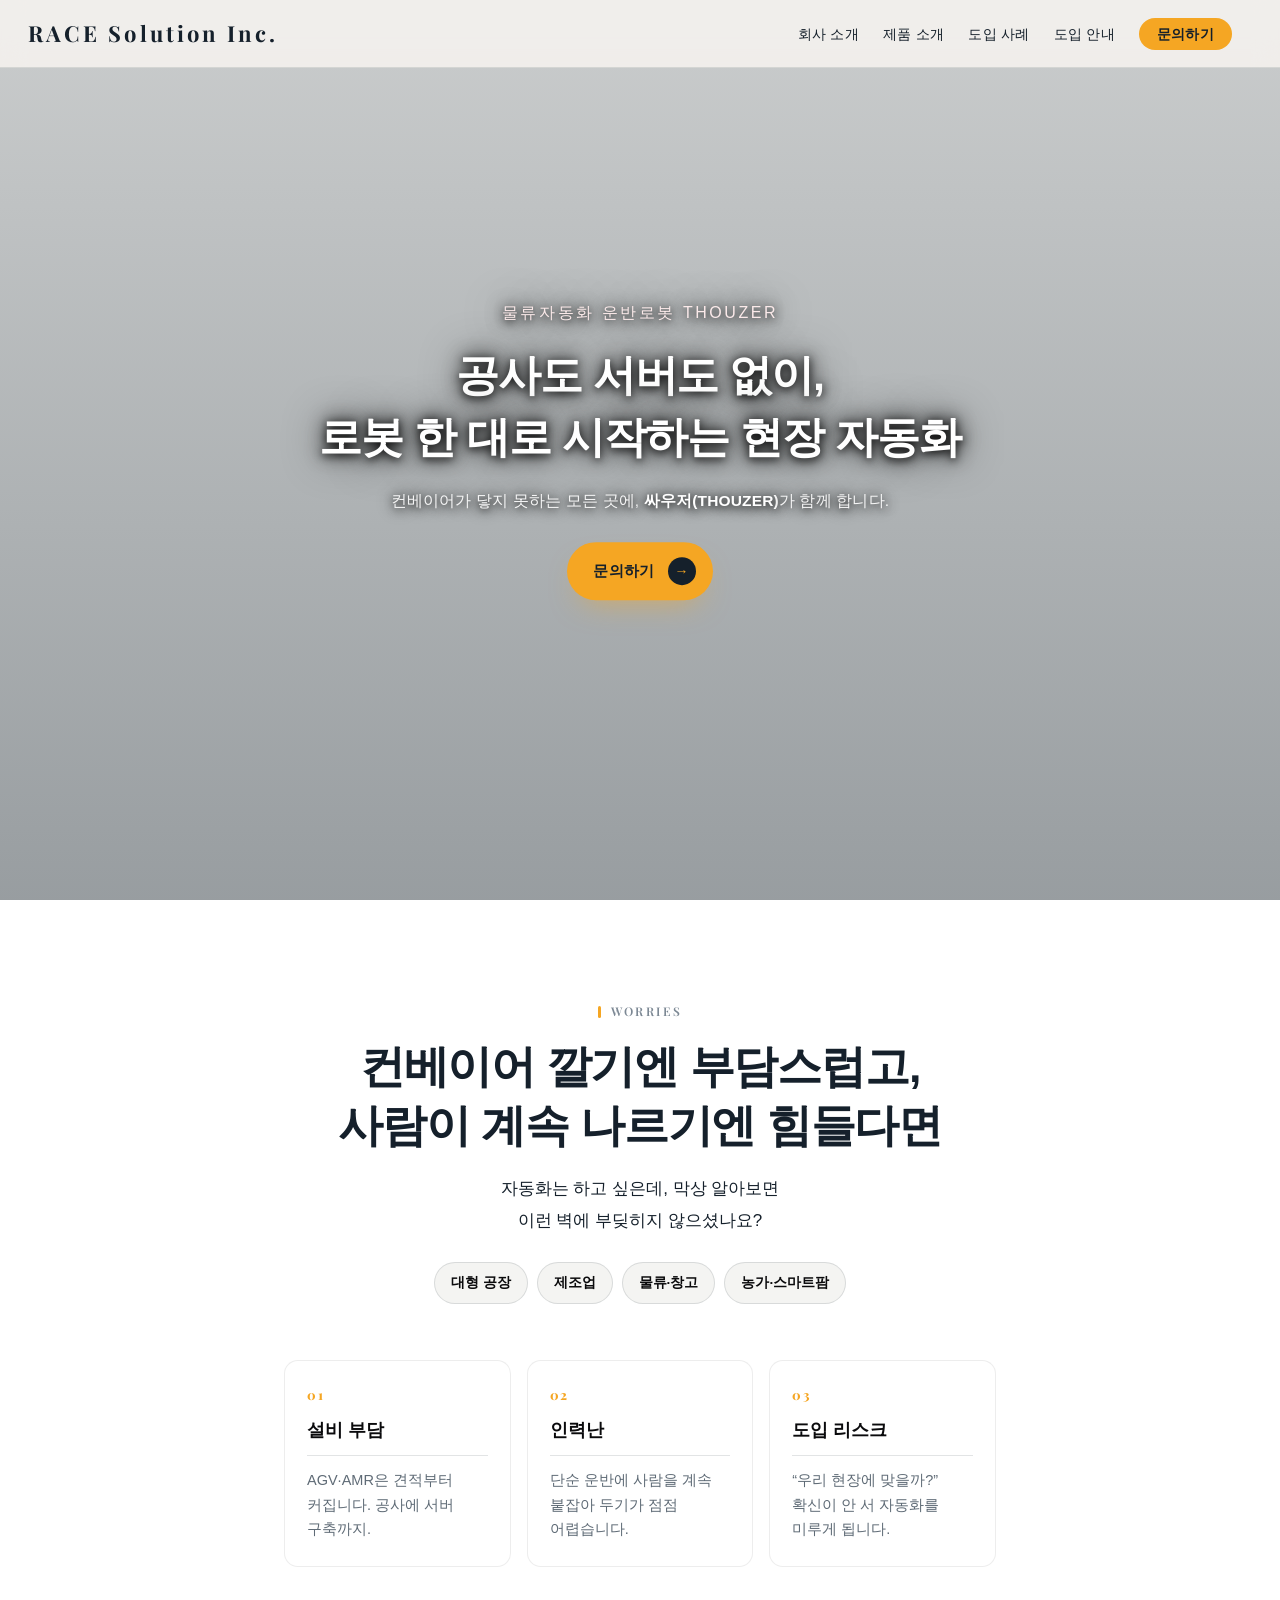
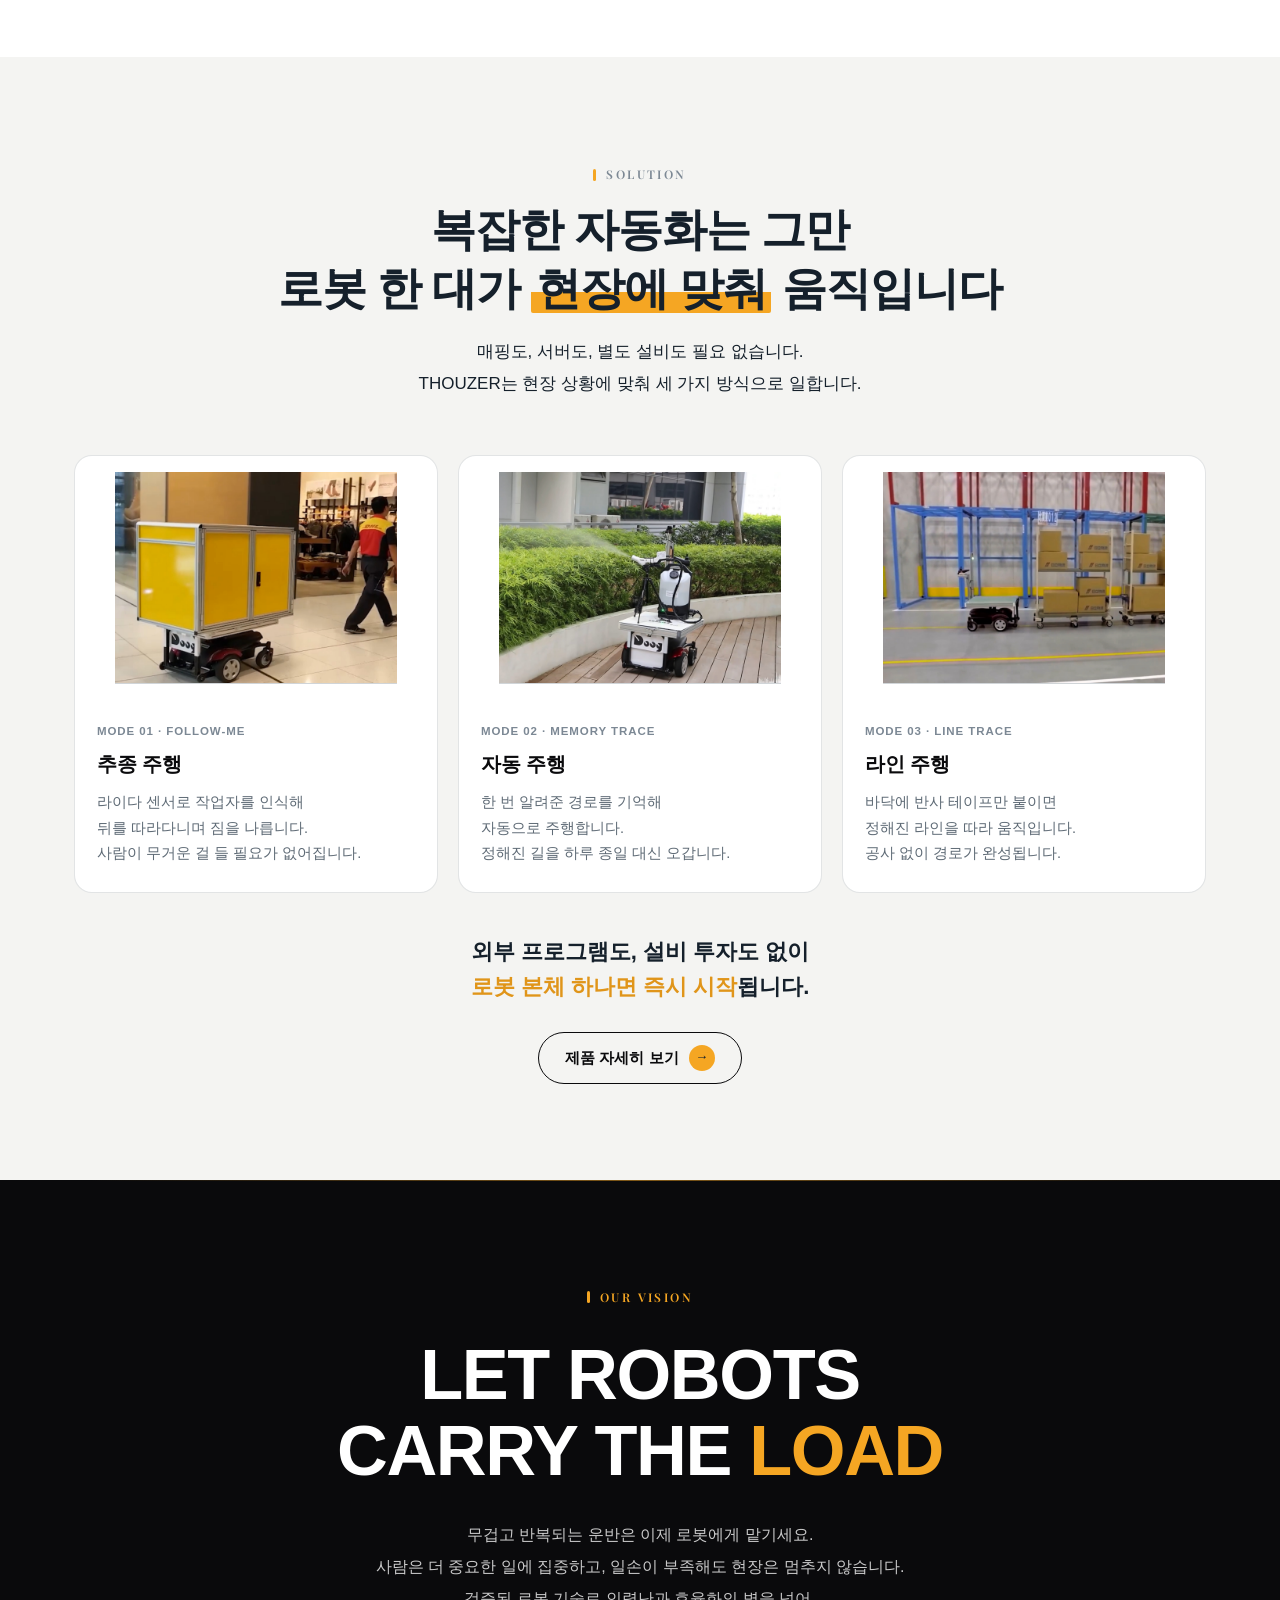
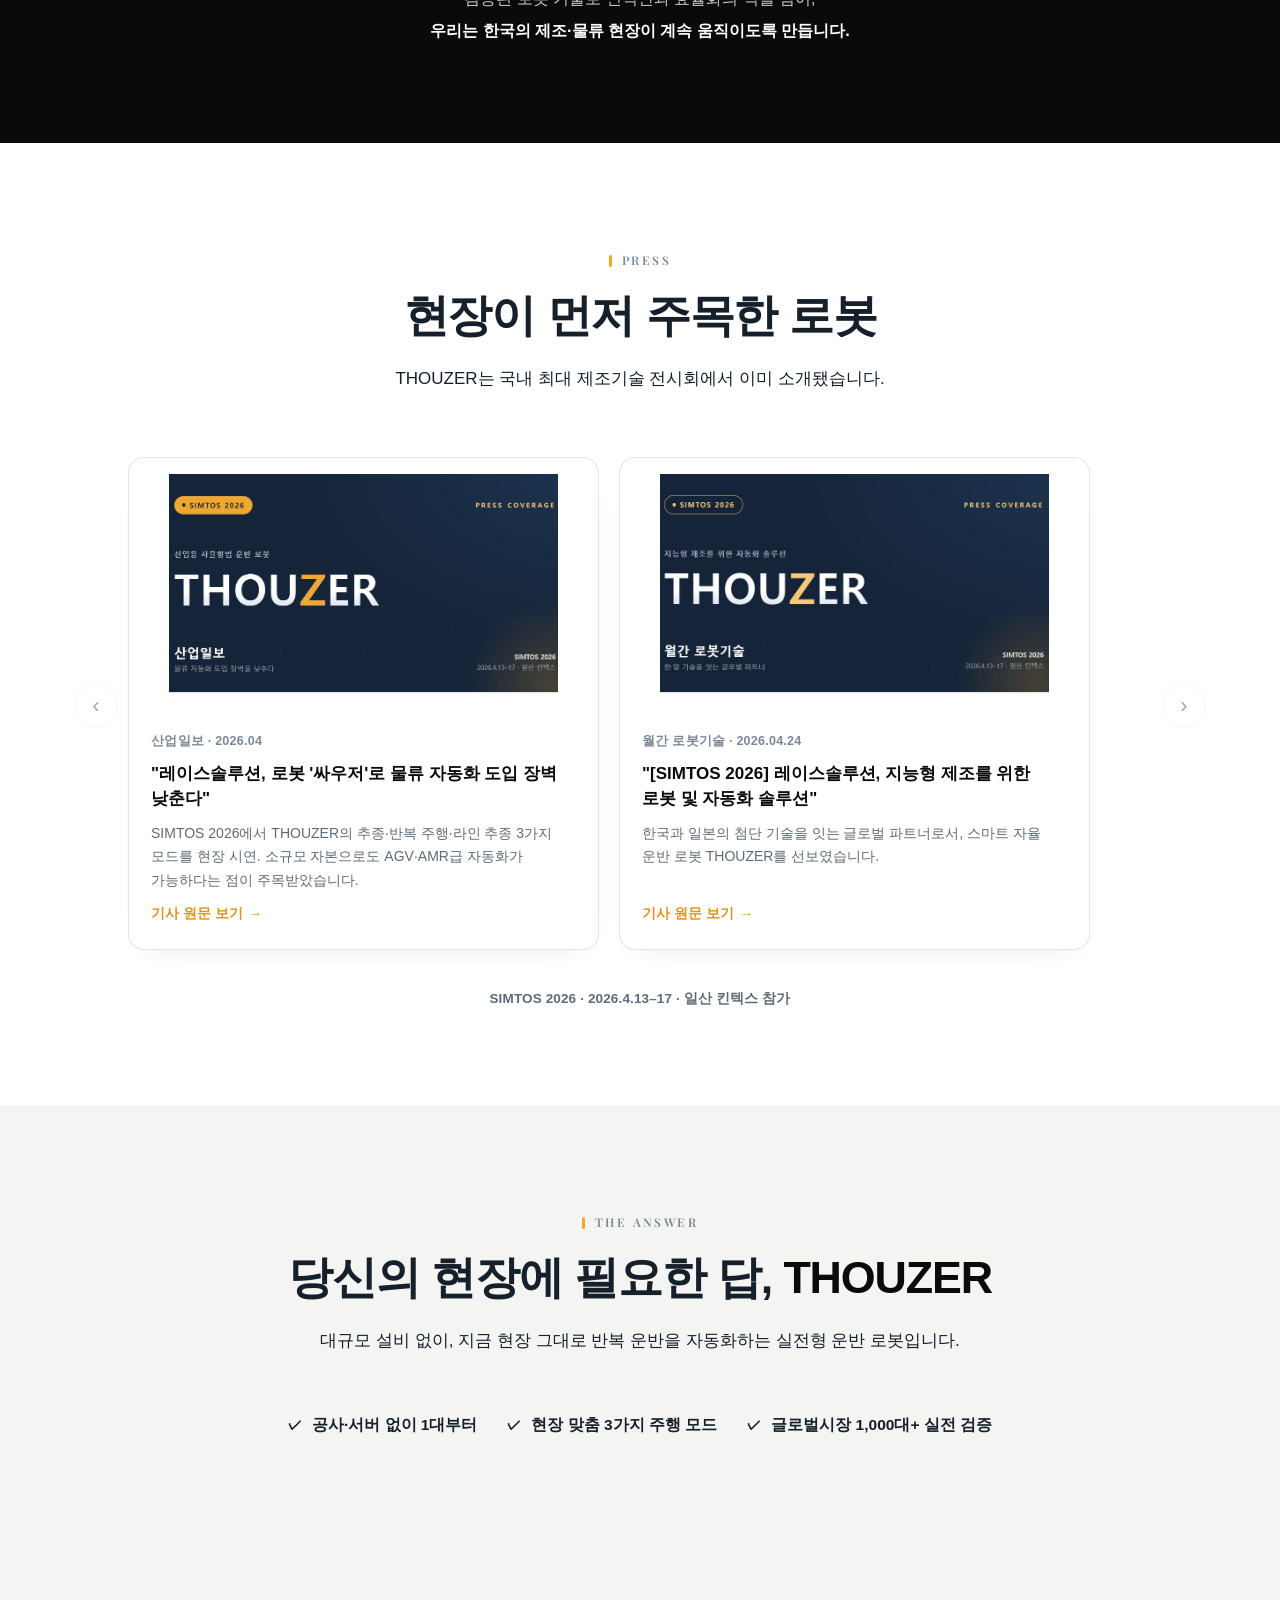
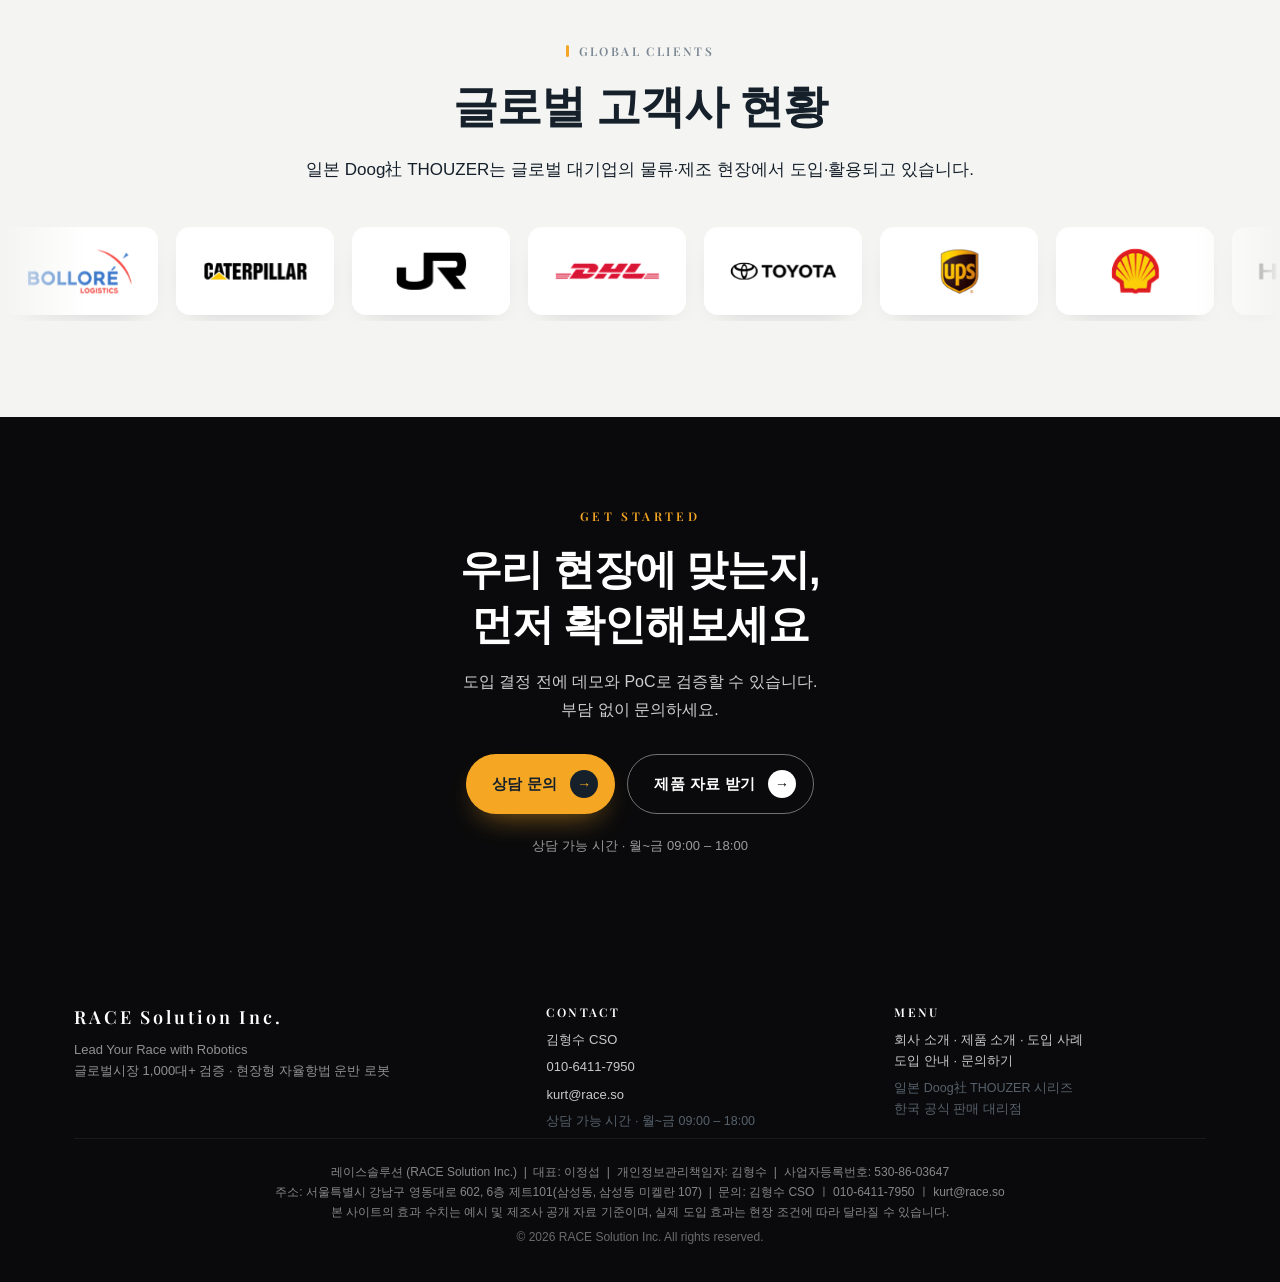
<file: index.html>
<!DOCTYPE html>
<html lang="ko">
<head>
  <meta charset="UTF-8">
  <meta name="viewport" content="width=device-width, initial-scale=1.0, viewport-fit=cover">
  <title>THOUZER — 사람을 따라가는 현장형 운반 로봇 | RACE Solution</title>
  <meta name="description" content="공장 전체를 바꾸지 않아도, 사람이 매일 반복해서 걷고 옮기는 구간부터 자동화하세요. 글로벌시장에서 1,000대 이상 배포된 검증된 자율항법 운반 로봇 THOUZER. 우리 현장에 맞는지 먼저 확인해보세요.">
  <meta property="og:type" content="website">
  <meta property="og:site_name" content="RACE Solution">
  <meta property="og:title" content="사람이 계속 옮기는 그 일, 이제 로봇이 따라가게 하세요">
  <meta property="og:description" content="농가·제조업·물류 현장의 반복 운반 업무를 대규모 설비 없이 1대부터 자동화. 글로벌시장 1,000대+ 배포 실적. 우리 현장에 맞는지 무료 상담.">
  <meta property="og:url" content="https://racesolution.vercel.app/">
  <meta property="og:image" content="https://racesolution.vercel.app/image/og_orange.png">
  <meta property="og:image:width" content="1730">
  <meta property="og:image:height" content="909">
  <meta name="twitter:card" content="summary_large_image">
  <meta name="twitter:title" content="사람이 계속 옮기는 그 일, 이제 로봇이 따라가게 하세요">
  <meta name="twitter:description" content="농가·제조업·물류 현장의 반복 운반 업무를 대규모 설비 없이 1대부터 자동화. 글로벌시장 1,000대+ 배포 실적.">
  <meta name="twitter:image" content="https://racesolution.vercel.app/image/og_orange.png">

  <link rel="preconnect" href="https://fonts.googleapis.com">
  <link rel="preconnect" href="https://fonts.gstatic.com" crossorigin>
  <link rel="stylesheet" href="https://fonts.googleapis.com/css2?family=Playfair+Display:wght@400;500;600&family=Noto+Serif+KR:wght@400;500;600&family=Pretendard:wght@300;400;500;600;700;800&display=swap">

  <link rel="stylesheet" href="css/base.css?v=20260708a">
  <link rel="stylesheet" href="css/custom.css?v=20260709a">
</head>
<body class="has-v3 has-v7">

  <!-- Header -->
  <header class="v3-header">
    <a href="index.html" class="v3-logo">RACE Solution Inc.</a>
    <button class="v3-nav-toggle" type="button" aria-label="메뉴 열기" aria-expanded="false"><i></i></button>
    <nav class="v3-nav">
      <a href="company.html">회사 소개</a>
      <a href="product.html">제품 소개</a>
      <a href="cases.html">도입 사례</a>
      <a href="guide.html">도입 안내</a>
      <a href="contact.html" class="v3-nav-cta">문의하기</a>
    </nav>
  </header>

  <main>

    <!-- Hero -->
    <section class="v7-hero v3-hero">
      <div class="v7-hero-bg">
        <video id="v7-hero-video"
          src="image/hero/hero.mp4"
          autoplay muted loop playsinline preload="auto"
          controlslist="nodownload noplaybackrate" disablepictureinpicture
          oncontextmenu="return false"></video>
      </div>
      <div class="v7-hero-inner">
        <div class="v7-hero-panel">
          <p class="v7-hero-lead">물류자동화 운반로봇 THOUZER</p>
          <h1 class="v7-hero-headline">
            <span class="v7-hl-line">공사도 서버도 없이,</span>
            <span class="v7-hl-line">로봇 한 대로 시작하는 현장 자동화</span>
          </h1>
          <p class="v7-hero-subline">컨베이어가 닿지 못하는 모든 곳에, <br class="br-mo"><strong>싸우저(THOUZER)</strong>가 함께 합니다.</p>
          <div class="v7-hero-cta-row">
            <a href="contact.html" class="v3-btn">문의하기 <span>→</span></a>
          </div>
        </div>
      </div>
    </section>

    <!-- 문제 공감 -->
    <section class="v5-worry">
      <div class="v3-container-narrow">
        <header class="v3-section-head">
          <p class="v3-eyebrow">WORRIES</p>
          <h2 class="v3-title worry-title">컨베이어 깔기엔 부담스럽고,<br>사람이 계속 나르기엔 힘들다면</h2>
          <p class="v3-lede">자동화는 하고 싶은데, 막상 알아보면<br>이런 벽에 부딪히지 않으셨나요?</p>
          <div class="case-fields worry-chips">
            <span>대형 공장</span><span>제조업</span><span>물류·창고</span><span>농가·스마트팜</span>
          </div>
        </header>
        <ul class="v5-worry-list">
          <li class="v5-worry-card">
            <span class="v5-worry-num">01</span>
            <p class="v5-worry-q">설비 부담</p>
            <p class="v5-worry-a">AGV·AMR은 견적부터 커집니다. <br class="br-mo">공사에 서버 구축까지.</p>
          </li>
          <li class="v5-worry-card">
            <span class="v5-worry-num">02</span>
            <p class="v5-worry-q">인력난</p>
            <p class="v5-worry-a">단순 운반에 사람을 계속 붙잡아 두기가 <br class="br-mo">점점 어렵습니다.</p>
          </li>
          <li class="v5-worry-card">
            <span class="v5-worry-num">03</span>
            <p class="v5-worry-q">도입 리스크</p>
            <p class="v5-worry-a">“우리 현장에 맞을까?” <br class="br-mo">확신이 안 서 자동화를 미루게 됩니다.</p>
          </li>
        </ul>
      </div>
    </section>

    <!-- 제품 핵심 요약 (3가지 주행 모드) -->
    <section id="solution" class="v3-section features">
      <div class="v3-container">
        <header class="v3-section-head">
          <p class="v3-eyebrow">SOLUTION</p>
          <h2 class="v3-title">복잡한 자동화는 그만<br>로봇 한 대가 <strong>현장에 맞춰</strong> 움직입니다</h2>
          <p class="v3-lede">매핑도, 서버도, 별도 설비도 필요 없습니다.<br>THOUZER는 현장 상황에 맞춰 <br class="br-mo">세 가지 방식으로 일합니다.</p>
        </header>

        <div class="mode-grid">
          <article class="mode-card">
            <figure class="mode-img"><img src="image/mode1.jpg" alt="자동추종(Follow-Me) 모드 — 작업자를 따라 운반하는 THOUZER" loading="lazy"></figure>
            <div class="mode-body">
              <span class="mode-en">Mode 01 · Follow-Me</span>
              <h3 class="mode-title">추종 주행</h3>
              <p class="mode-desc">라이다 센서로 작업자를 인식해<br>뒤를 따라다니며 짐을 나릅니다.<br>사람이 무거운 걸 들 필요가 없어집니다.</p>
            </div>
          </article>
          <article class="mode-card">
            <figure class="mode-img"><img src="image/mode2.jpg" alt="메모리트레이스(Memory Trace) 모드 — 경로를 기억해 자동 주행하는 THOUZER" loading="lazy"></figure>
            <div class="mode-body">
              <span class="mode-en">Mode 02 · Memory Trace</span>
              <h3 class="mode-title">자동 주행</h3>
              <p class="mode-desc">한 번 알려준 경로를 기억해<br>자동으로 주행합니다.<br>정해진 길을 하루 종일 대신 오갑니다.</p>
            </div>
          </article>
          <article class="mode-card">
            <figure class="mode-img"><img src="image/mode3.jpg" alt="라인트레이스(Line Trace) 모드 — 바닥 라인을 따라 주행하는 THOUZER" loading="lazy"></figure>
            <div class="mode-body">
              <span class="mode-en">Mode 03 · Line Trace</span>
              <h3 class="mode-title">라인 주행</h3>
              <p class="mode-desc">바닥에 반사 테이프만 붙이면<br>정해진 라인을 따라 움직입니다.<br>공사 없이 경로가 완성됩니다.</p>
            </div>
          </article>
        </div>

        <p class="mode-close">외부 프로그램도, 설비 투자도 없이<br><strong>로봇 본체 하나면 즉시 시작</strong>됩니다.</p>
        <div class="home-more"><a href="product.html" class="more-link">제품 자세히 보기 <span>→</span></a></div>
      </div>
    </section>

    <!-- OUR VISION -->
    <section id="vision-home" class="v3-section vision-home">
      <div class="v3-container-narrow">
        <header class="v3-section-head">
          <p class="v3-eyebrow">OUR VISION</p>
          <h2 class="vision-en">LET ROBOTS<br>CARRY THE <span>LOAD</span></h2>
        </header>
        <p class="vision-copy">무겁고 반복되는 운반은 이제 로봇에게 맡기세요.<br>사람은 더 중요한 일에 집중하고, <br class="br-mo">일손이 부족해도 현장은 멈추지 않습니다.<br>검증된 로봇 기술로 인력난과 효율화의 벽을 넘어,<br><strong>우리는 한국의 제조·물류 현장이 <br class="br-mo">계속 움직이도록 만듭니다.</strong></p>
      </div>
    </section>

    <!-- PRESS -->
    <section id="press" class="v3-section press">
      <div class="v3-container">
        <header class="v3-section-head">
          <p class="v3-eyebrow">PRESS</p>
          <h2 class="v3-title">현장이 먼저 주목한 로봇</h2>
          <p class="v3-lede">THOUZER는 국내 최대 제조기술 전시회에서 <br class="br-mo">이미 소개됐습니다.</p>
        </header>

        <div class="press-slider">
          <button type="button" class="press-arrow press-prev" aria-label="이전 기사">‹</button>
          <div class="press-track">
            <article class="press-card">
              <a href="https://kidd.co.kr/news/245705" target="_blank" rel="noopener" class="press-card-link">
                <figure class="press-thumb"><img src="image/press/press1.jpg" alt="산업일보 기사 — THOUZER SIMTOS 2026 현장 시연"></figure>
                <div class="press-body">
                  <p class="press-meta">산업일보 · 2026.04</p>
                  <h3 class="press-title">"레이스솔루션, 로봇 '싸우저'로 물류 자동화 도입 장벽 낮춘다"</h3>
                  <p class="press-excerpt">SIMTOS 2026에서 THOUZER의 추종·반복 주행·라인 추종 3가지 모드를 현장 시연. 소규모 자본으로도 AGV·AMR급 자동화가 가능하다는 점이 주목받았습니다.</p>
                  <span class="press-more">기사 원문 보기 <em>→</em></span>
                </div>
              </a>
            </article>
            <article class="press-card">
              <a href="https://robotzine.co.kr/detail/277845" target="_blank" rel="noopener" class="press-card-link">
                <figure class="press-thumb"><img src="image/press/press2.jpg" alt="월간 로봇기술 기사 — THOUZER SIMTOS 2026 부스"></figure>
                <div class="press-body">
                  <p class="press-meta">월간 로봇기술 · 2026.04.24</p>
                  <h3 class="press-title">"[SIMTOS 2026] 레이스솔루션, 지능형 제조를 위한 로봇 및 자동화 솔루션"</h3>
                  <p class="press-excerpt">한국과 일본의 첨단 기술을 잇는 글로벌 파트너로서, 스마트 자율 운반 로봇 THOUZER를 선보였습니다.</p>
                  <span class="press-more">기사 원문 보기 <em>→</em></span>
                </div>
              </a>
            </article>
          </div>
          <button type="button" class="press-arrow press-next" aria-label="다음 기사">›</button>
        </div>

        <p class="press-note">SIMTOS 2026 · 2026.4.13–17 · 일산 킨텍스 참가</p>
      </div>
    </section>

    <!-- Why RACE 요약 -->
    <section class="v3-section whyrace">
      <div class="v3-container">
        <header class="v3-section-head">
          <p class="v3-eyebrow">THE ANSWER</p>
          <h2 class="v3-title">당신의 현장에 필요한 답, <strong>THOUZER</strong></h2>
          <p class="v3-lede">대규모 설비 없이, 지금 현장 그대로 반복 운반을 자동화하는 실전형 운반 로봇입니다.</p>
        </header>
        <ul class="why-points">
          <li>공사·서버 없이 1대부터</li>
          <li>현장 맞춤 3가지 주행 모드</li>
          <li>글로벌시장 1,000대+ 실전 검증</li>
        </ul>
      </div>
    </section>

    <!-- 글로벌 고객사 현황 (GLOBAL CLIENTS) -->
    <section id="global-clients" class="v3-section global-clients">
      <div class="v3-container">
        <header class="v3-section-head">
          <p class="v3-eyebrow">GLOBAL CLIENTS</p>
          <h2 class="v3-title">글로벌 고객사 현황</h2>
          <p class="v3-lede">일본 Doog社 THOUZER는 글로벌 대기업의<br class="br-mo"> 물류·제조 현장에서 도입·활용되고 있습니다.</p>
        </header>
      </div>
      <div class="logo-marquee" aria-label="글로벌 고객사 로고">
        <div class="logo-track">
          <!-- 로고 세트 -->
          <div class="logo-cell"><img src="image/logos/bollore.png" alt="Bolloré Logistics"></div>
          <div class="logo-cell"><img src="image/logos/caterpillar.png" alt="Caterpillar"></div>
          <div class="logo-cell"><img src="image/logos/jr.png" alt="JR"></div>
          <div class="logo-cell"><img src="image/logos/dhl.png" alt="DHL"></div>
          <div class="logo-cell"><img src="image/logos/toyota.png" alt="Toyota"></div>
          <div class="logo-cell"><img src="image/logos/ups.png" alt="UPS"></div>
          <div class="logo-cell"><img src="image/logos/shell.png" alt="Shell"></div>
          <div class="logo-cell"><img src="image/logos/hitachi.png" alt="Hitachi"></div>
          <div class="logo-cell"><img src="image/logos/toshiba.png" alt="Toshiba"></div>
          <div class="logo-cell"><img src="image/logos/daikin.png" alt="Daikin"></div>
          <div class="logo-cell"><img src="image/logos/nissan.png" alt="Nissan"></div>
          <div class="logo-cell"><img src="image/logos/denso.png" alt="Denso"></div>
          <div class="logo-cell"><img src="image/logos/komatsu.png" alt="Komatsu"></div>
          <div class="logo-cell"><img src="image/logos/bridgestone.png" alt="Bridgestone"></div>
          <div class="logo-cell"><img src="image/logos/sharp.png" alt="Sharp"></div>
          <div class="logo-cell"><img src="image/logos/ratp.png" alt="Groupe RATP"></div>
          <div class="logo-cell"><img src="image/logos/sia.png" alt="SIA Engineering Company"></div>
          <!-- 이음새 없는 무한 루프를 위한 복제 세트 -->
          <div class="logo-cell" aria-hidden="true"><img src="image/logos/bollore.png" alt=""></div>
          <div class="logo-cell" aria-hidden="true"><img src="image/logos/caterpillar.png" alt=""></div>
          <div class="logo-cell" aria-hidden="true"><img src="image/logos/jr.png" alt=""></div>
          <div class="logo-cell" aria-hidden="true"><img src="image/logos/dhl.png" alt=""></div>
          <div class="logo-cell" aria-hidden="true"><img src="image/logos/toyota.png" alt=""></div>
          <div class="logo-cell" aria-hidden="true"><img src="image/logos/ups.png" alt=""></div>
          <div class="logo-cell" aria-hidden="true"><img src="image/logos/shell.png" alt=""></div>
          <div class="logo-cell" aria-hidden="true"><img src="image/logos/hitachi.png" alt=""></div>
          <div class="logo-cell" aria-hidden="true"><img src="image/logos/toshiba.png" alt=""></div>
          <div class="logo-cell" aria-hidden="true"><img src="image/logos/daikin.png" alt=""></div>
          <div class="logo-cell" aria-hidden="true"><img src="image/logos/nissan.png" alt=""></div>
          <div class="logo-cell" aria-hidden="true"><img src="image/logos/denso.png" alt=""></div>
          <div class="logo-cell" aria-hidden="true"><img src="image/logos/komatsu.png" alt=""></div>
          <div class="logo-cell" aria-hidden="true"><img src="image/logos/bridgestone.png" alt=""></div>
          <div class="logo-cell" aria-hidden="true"><img src="image/logos/sharp.png" alt=""></div>
          <div class="logo-cell" aria-hidden="true"><img src="image/logos/ratp.png" alt=""></div>
          <div class="logo-cell" aria-hidden="true"><img src="image/logos/sia.png" alt=""></div>
        </div>
      </div>
    </section>

    <!-- 최종 CTA 밴드 -->
    <section id="cta-band" class="cta-band">
      <div class="v3-container-narrow">
        <p class="cta-band-eyebrow">GET STARTED</p>
        <h2 class="cta-band-title">우리 현장에 맞는지,<br>먼저 확인해보세요</h2>
        <p class="cta-band-desc">도입 결정 전에 데모와 PoC로 검증할 수 있습니다.<br>부담 없이 문의하세요.</p>
        <div class="cta-band-btns">
          <a href="contact.html" class="v3-btn">상담 문의 <span>→</span></a>
          <a href="contact.html" class="v3-btn cta-ghost">제품 자료 받기 <span>→</span></a>
        </div>
        <p class="cta-hours">상담 가능 시간 · 월~금 09:00 – 18:00</p>
      </div>
    </section>

  </main>

  <!-- Sticky Mobile CTA -->
  <a href="contact.html" class="v3-sticky-cta">
    <span>우리 현장에 맞는지 확인하기</span>
    <svg width="14" height="14" viewBox="0 0 20 20" fill="none" stroke="currentColor" stroke-width="2" stroke-linecap="round" stroke-linejoin="round"><path d="M4 10h12M11 5l5 5-5 5"/></svg>
  </a>

  <!-- Footer -->
  <footer class="v3-footer">
    <div class="v3-container">
      <div class="v3-footer-grid">
        <div>
          <p class="v3-footer-logo">RACE Solution Inc.</p>
          <p class="v3-footer-tag">Lead Your Race with Robotics<br>글로벌시장 1,000대+ 검증 · 현장형 자율항법 운반 로봇</p>
        </div>
        <div>
          <p class="v3-footer-heading">Contact</p>
          <p>김형수 CSO</p>
          <p><a href="tel:010-6411-7950">010-6411-7950</a></p>
          <p><a href="mailto:kurt@race.so">kurt@race.so</a></p>
          <p class="v3-footer-hours">상담 가능 시간 · 월~금 09:00 – 18:00</p>
        </div>
        <div>
          <p class="v3-footer-heading">Menu</p>
          <p><a href="company.html">회사 소개</a> · <a href="product.html">제품 소개</a> · <a href="cases.html">도입 사례</a><br><a href="guide.html">도입 안내</a> · <a href="contact.html">문의하기</a></p>
          <p class="v3-footer-partner">일본 Doog社 THOUZER 시리즈<br>한국 공식 판매 대리점</p>
        </div>
      </div>
      <p class="v3-footer-biz">레이스솔루션 (RACE Solution Inc.) &nbsp;|&nbsp; 대표: 이정섭 &nbsp;|&nbsp; 개인정보관리책임자: 김형수 &nbsp;|&nbsp; 사업자등록번호: 530-86-03647<br>주소: 서울특별시 강남구 영동대로 602, 6층 제트101(삼성동, 삼성동 미켈란 107) &nbsp;|&nbsp; 문의: 김형수 CSO ㅣ 010-6411-7950 ㅣ kurt@race.so<br>본 사이트의 효과 수치는 예시 및 제조사 공개 자료 기준이며, 실제 도입 효과는 현장 조건에 따라 달라질 수 있습니다.</p>
      <p class="v3-footer-copy">&copy; 2026 RACE Solution Inc. All rights reserved.</p>
    </div>
  </footer>

  <script src="js/config.js"></script>
  <script src="js/interactions.js"></script>
  <script>
  /* PRESS 슬라이더 — 좌우 화살표로 카드 이동 */
  (() => {
    const slider = document.querySelector('.press-slider');
    if (!slider) return;
    const track = slider.querySelector('.press-track');
    const prev = slider.querySelector('.press-prev');
    const next = slider.querySelector('.press-next');
    const step = () => (track.querySelector('.press-card')?.offsetWidth || 320) + 20;
    prev && prev.addEventListener('click', () => track.scrollBy({ left: -step(), behavior: 'smooth' }));
    next && next.addEventListener('click', () => track.scrollBy({ left: step(), behavior: 'smooth' }));
    const sync = () => {
      const max = track.scrollWidth - track.clientWidth - 2;
      if (prev) prev.style.opacity = track.scrollLeft <= 2 ? '.35' : '1';
      if (next) next.style.opacity = track.scrollLeft >= max ? '.35' : '1';
    };
    track.addEventListener('scroll', sync); window.addEventListener('resize', sync); sync();
  })();
  </script>
</body>
</html>
</file>
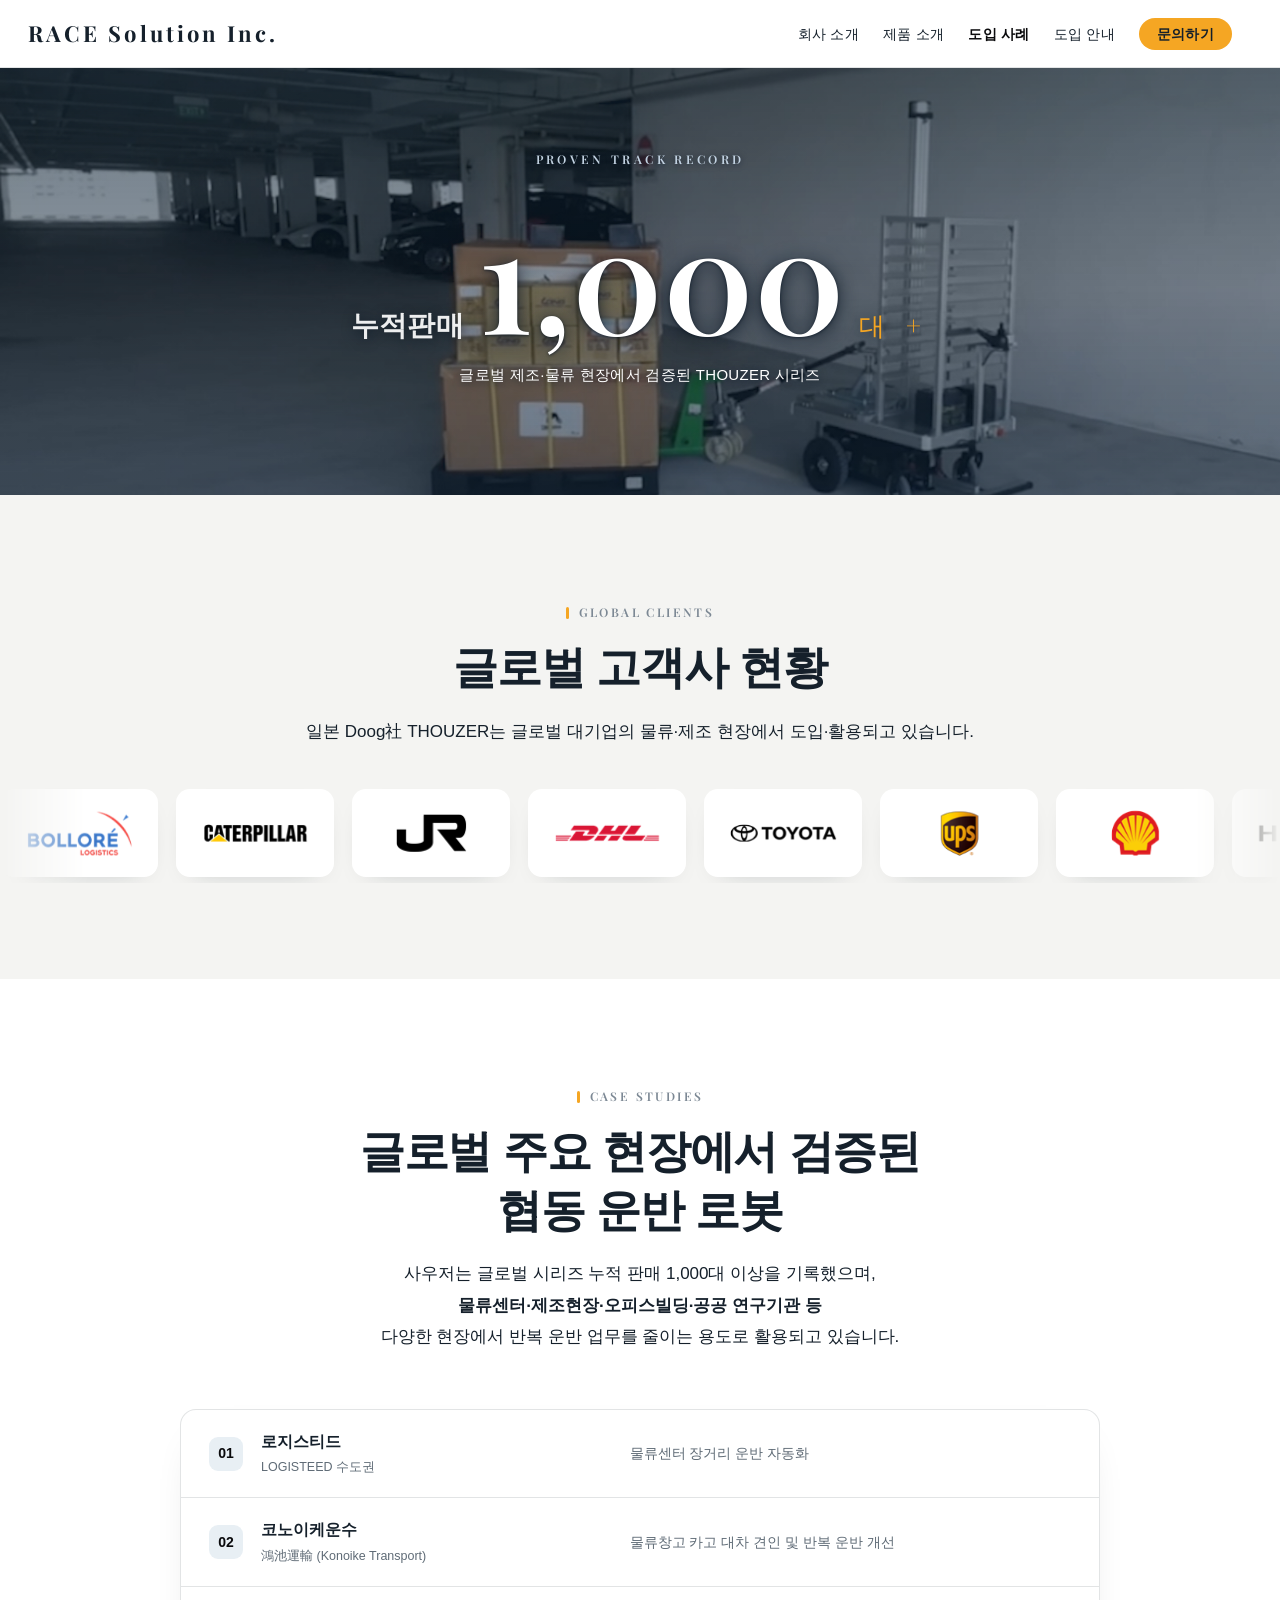
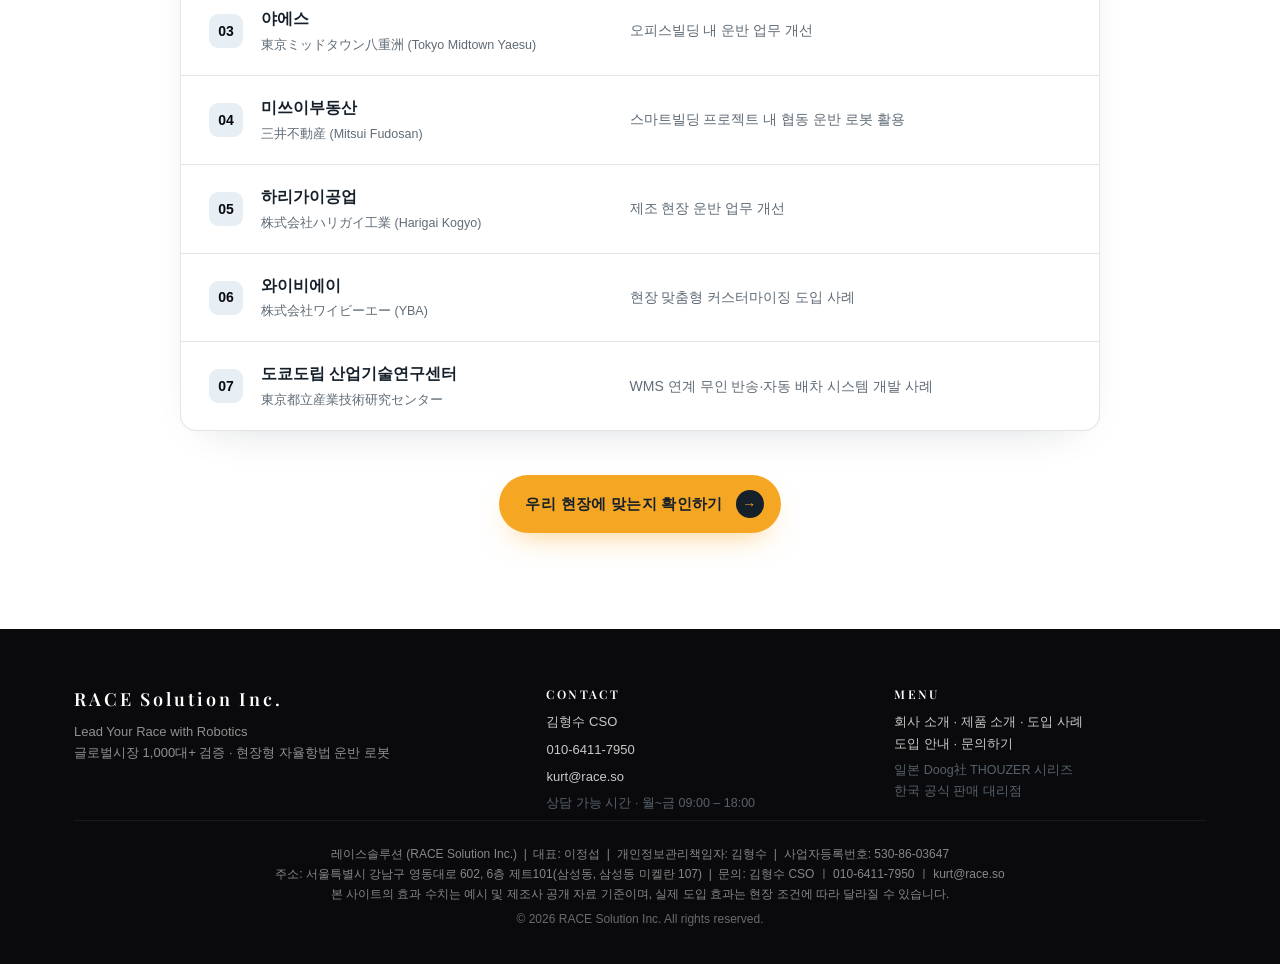
<file: cases.html>
<!DOCTYPE html>
<html lang="ko">
<head>
  <meta charset="UTF-8">
  <meta name="viewport" content="width=device-width, initial-scale=1.0, viewport-fit=cover">
  <title>도입 사례 — 글로벌 현장에서 검증된 THOUZER | RACE Solution</title>
  <meta name="description" content="THOUZER 시리즈는 글로벌시장 누적 1,000대 이상 도입되어 물류센터·제조현장·스마트빌딩·공공 연구기관 등 다양한 현장에서 반복 운반 업무를 줄이고 있습니다.">

  <link rel="preconnect" href="https://fonts.googleapis.com">
  <link rel="preconnect" href="https://fonts.gstatic.com" crossorigin>
  <link rel="stylesheet" href="https://fonts.googleapis.com/css2?family=Playfair+Display:wght@400;500;600&family=Noto+Serif+KR:wght@400;500;600&family=Pretendard:wght@300;400;500;600;700;800&display=swap">

  <link rel="stylesheet" href="css/base.css?v=20260708a">
  <link rel="stylesheet" href="css/custom.css?v=20260709a">
</head>
<body class="has-v3 has-v7 site-solid-header">

  <header class="v3-header">
    <a href="index.html" class="v3-logo">RACE Solution Inc.</a>
    <button class="v3-nav-toggle" type="button" aria-label="메뉴 열기" aria-expanded="false"><i></i></button>
    <nav class="v3-nav">
      <a href="company.html">회사 소개</a>
      <a href="product.html">제품 소개</a>
      <a href="cases.html" class="is-active">도입 사례</a>
      <a href="guide.html">도입 안내</a>
      <a href="contact.html" class="v3-nav-cta">문의하기</a>
    </nav>
  </header>

  <main>

    <!-- 도입 실적 -->
    <section id="proven" class="v5-exp page-intro">
      <div class="v3-container">
        <p class="v3-eyebrow v5-exp-eyebrow">PROVEN TRACK RECORD</p>
        <p class="v5-exp-num"><span class="v5-exp-pre">누적판매</span>1,000<span>대 +</span></p>
        <p class="v5-exp-lead">글로벌 제조·물류 현장에서 검증된<br class="br-mo"> THOUZER 시리즈</p>
      </div>
    </section>

    <!-- 글로벌 고객사 현황 -->
    <section id="global-clients" class="v3-section global-clients">
      <div class="v3-container">
        <header class="v3-section-head">
          <p class="v3-eyebrow">GLOBAL CLIENTS</p>
          <h2 class="v3-title">글로벌 고객사 현황</h2>
          <p class="v3-lede">일본 Doog社 THOUZER는 글로벌 대기업의<br class="br-mo"> 물류·제조 현장에서 도입·활용되고 있습니다.</p>
        </header>
      </div>
      <div class="logo-marquee" aria-label="글로벌 고객사 로고">
        <div class="logo-track">
          <!-- 로고 세트 -->
          <div class="logo-cell"><img src="image/logos/bollore.png" alt="Bolloré Logistics"></div>
          <div class="logo-cell"><img src="image/logos/caterpillar.png" alt="Caterpillar"></div>
          <div class="logo-cell"><img src="image/logos/jr.png" alt="JR"></div>
          <div class="logo-cell"><img src="image/logos/dhl.png" alt="DHL"></div>
          <div class="logo-cell"><img src="image/logos/toyota.png" alt="Toyota"></div>
          <div class="logo-cell"><img src="image/logos/ups.png" alt="UPS"></div>
          <div class="logo-cell"><img src="image/logos/shell.png" alt="Shell"></div>
          <div class="logo-cell"><img src="image/logos/hitachi.png" alt="Hitachi"></div>
          <div class="logo-cell"><img src="image/logos/toshiba.png" alt="Toshiba"></div>
          <div class="logo-cell"><img src="image/logos/daikin.png" alt="Daikin"></div>
          <div class="logo-cell"><img src="image/logos/nissan.png" alt="Nissan"></div>
          <div class="logo-cell"><img src="image/logos/denso.png" alt="Denso"></div>
          <div class="logo-cell"><img src="image/logos/komatsu.png" alt="Komatsu"></div>
          <div class="logo-cell"><img src="image/logos/bridgestone.png" alt="Bridgestone"></div>
          <div class="logo-cell"><img src="image/logos/sharp.png" alt="Sharp"></div>
          <div class="logo-cell"><img src="image/logos/ratp.png" alt="Groupe RATP"></div>
          <div class="logo-cell"><img src="image/logos/sia.png" alt="SIA Engineering Company"></div>
          <!-- 이음새 없는 무한 루프를 위한 복제 세트 -->
          <div class="logo-cell" aria-hidden="true"><img src="image/logos/bollore.png" alt=""></div>
          <div class="logo-cell" aria-hidden="true"><img src="image/logos/caterpillar.png" alt=""></div>
          <div class="logo-cell" aria-hidden="true"><img src="image/logos/jr.png" alt=""></div>
          <div class="logo-cell" aria-hidden="true"><img src="image/logos/dhl.png" alt=""></div>
          <div class="logo-cell" aria-hidden="true"><img src="image/logos/toyota.png" alt=""></div>
          <div class="logo-cell" aria-hidden="true"><img src="image/logos/ups.png" alt=""></div>
          <div class="logo-cell" aria-hidden="true"><img src="image/logos/shell.png" alt=""></div>
          <div class="logo-cell" aria-hidden="true"><img src="image/logos/hitachi.png" alt=""></div>
          <div class="logo-cell" aria-hidden="true"><img src="image/logos/toshiba.png" alt=""></div>
          <div class="logo-cell" aria-hidden="true"><img src="image/logos/daikin.png" alt=""></div>
          <div class="logo-cell" aria-hidden="true"><img src="image/logos/nissan.png" alt=""></div>
          <div class="logo-cell" aria-hidden="true"><img src="image/logos/denso.png" alt=""></div>
          <div class="logo-cell" aria-hidden="true"><img src="image/logos/komatsu.png" alt=""></div>
          <div class="logo-cell" aria-hidden="true"><img src="image/logos/bridgestone.png" alt=""></div>
          <div class="logo-cell" aria-hidden="true"><img src="image/logos/sharp.png" alt=""></div>
          <div class="logo-cell" aria-hidden="true"><img src="image/logos/ratp.png" alt=""></div>
          <div class="logo-cell" aria-hidden="true"><img src="image/logos/sia.png" alt=""></div>
        </div>
      </div>
    </section>

    <!-- 도입/활용 사례 -->
    <section id="cases" class="v3-section cases">
      <div class="v3-container">
        <header class="v3-section-head">
          <p class="v3-eyebrow">CASE STUDIES</p>
          <h2 class="v3-title">글로벌 주요 현장에서 검증된<br>협동 운반 로봇</h2>
          <p class="v3-lede">사우저는 글로벌 시리즈 누적 판매<br class="br-mo"> 1,000대 이상을 기록했으며,<br><strong>물류센터·제조현장·오피스빌딩·공공 연구기관 등</strong><br>다양한 현장에서 반복 운반 업무를 줄이는 용도로 활용되고 있습니다.</p>
        </header>

        <div class="case-list">
          <div class="case-row">
            <div class="case-row-head"><span class="case-row-no">01</span><div class="case-row-org"><span class="case-row-name">로지스티드</span><span class="case-row-full">LOGISTEED 수도권</span></div></div>
            <p class="case-row-use">물류센터 장거리 운반 자동화</p>
          </div>
          <div class="case-row">
            <div class="case-row-head"><span class="case-row-no">02</span><div class="case-row-org"><span class="case-row-name">코노이케운수</span><span class="case-row-full">鴻池運輸<br class="br-mo"> (Konoike Transport)</span></div></div>
            <p class="case-row-use">물류창고 카고 대차 견인 및<br class="br-mo"> 반복 운반 개선</p>
          </div>
          <div class="case-row">
            <div class="case-row-head"><span class="case-row-no">03</span><div class="case-row-org"><span class="case-row-name">야에스</span><span class="case-row-full">東京ミッドタウン八重洲<br class="br-mo"> (Tokyo Midtown Yaesu)</span></div></div>
            <p class="case-row-use">오피스빌딩 내 운반 업무 개선</p>
          </div>
          <div class="case-row">
            <div class="case-row-head"><span class="case-row-no">04</span><div class="case-row-org"><span class="case-row-name">미쓰이부동산</span><span class="case-row-full">三井不動産<br class="br-mo"> (Mitsui Fudosan)</span></div></div>
            <p class="case-row-use">스마트빌딩 프로젝트 내<br class="br-mo"> 협동 운반 로봇 활용</p>
          </div>
          <div class="case-row">
            <div class="case-row-head"><span class="case-row-no">05</span><div class="case-row-org"><span class="case-row-name">하리가이공업</span><span class="case-row-full">株式会社ハリガイ工業<br class="br-mo"> (Harigai Kogyo)</span></div></div>
            <p class="case-row-use">제조 현장 운반 업무 개선</p>
          </div>
          <div class="case-row">
            <div class="case-row-head"><span class="case-row-no">06</span><div class="case-row-org"><span class="case-row-name">와이비에이</span><span class="case-row-full">株式会社ワイビーエー<br class="br-mo"> (YBA)</span></div></div>
            <p class="case-row-use">현장 맞춤형 커스터마이징 도입 사례</p>
          </div>
          <div class="case-row">
            <div class="case-row-head"><span class="case-row-no">07</span><div class="case-row-org"><span class="case-row-name">도쿄도립 산업기술연구센터</span><span class="case-row-full">東京都立産業技術研究センター</span></div></div>
            <p class="case-row-use">WMS 연계 무인 반송·자동 배차<br class="br-mo"> 시스템 개발 사례</p>
          </div>
        </div>

        <div class="mid-cta"><a href="contact.html" class="v3-btn">우리 현장에 맞는지 확인하기 <span>→</span></a></div>
      </div>
    </section>

  </main>

  <a href="contact.html" class="v3-sticky-cta">
    <span>우리 현장에 맞는지 확인하기</span>
    <svg width="14" height="14" viewBox="0 0 20 20" fill="none" stroke="currentColor" stroke-width="2" stroke-linecap="round" stroke-linejoin="round"><path d="M4 10h12M11 5l5 5-5 5"/></svg>
  </a>

  <footer class="v3-footer">
    <div class="v3-container">
      <div class="v3-footer-grid">
        <div>
          <p class="v3-footer-logo">RACE Solution Inc.</p>
          <p class="v3-footer-tag">Lead Your Race with Robotics<br>글로벌시장 1,000대+ 검증 · 현장형 자율항법 운반 로봇</p>
        </div>
        <div>
          <p class="v3-footer-heading">Contact</p>
          <p>김형수 CSO</p>
          <p><a href="tel:010-6411-7950">010-6411-7950</a></p>
          <p><a href="mailto:kurt@race.so">kurt@race.so</a></p>
          <p class="v3-footer-hours">상담 가능 시간 · 월~금 09:00 – 18:00</p>
        </div>
        <div>
          <p class="v3-footer-heading">Menu</p>
          <p><a href="company.html">회사 소개</a> · <a href="product.html">제품 소개</a> · <a href="cases.html">도입 사례</a><br><a href="guide.html">도입 안내</a> · <a href="contact.html">문의하기</a></p>
          <p class="v3-footer-partner">일본 Doog社 THOUZER 시리즈<br>한국 공식 판매 대리점</p>
        </div>
      </div>
      <p class="v3-footer-biz">레이스솔루션 (RACE Solution Inc.) &nbsp;|&nbsp; 대표: 이정섭 &nbsp;|&nbsp; 개인정보관리책임자: 김형수 &nbsp;|&nbsp; 사업자등록번호: 530-86-03647<br>주소: 서울특별시 강남구 영동대로 602, 6층 제트101(삼성동, 삼성동 미켈란 107) &nbsp;|&nbsp; 문의: 김형수 CSO ㅣ 010-6411-7950 ㅣ kurt@race.so<br>본 사이트의 효과 수치는 예시 및 제조사 공개 자료 기준이며, 실제 도입 효과는 현장 조건에 따라 달라질 수 있습니다.</p>
      <p class="v3-footer-copy">&copy; 2026 RACE Solution Inc. All rights reserved.</p>
    </div>
  </footer>

  <script src="js/config.js"></script>
  <script src="js/interactions.js"></script>
  <script>document.querySelector('.v3-sticky-cta')?.classList.add('is-visible');</script>
</body>
</html>
</file>
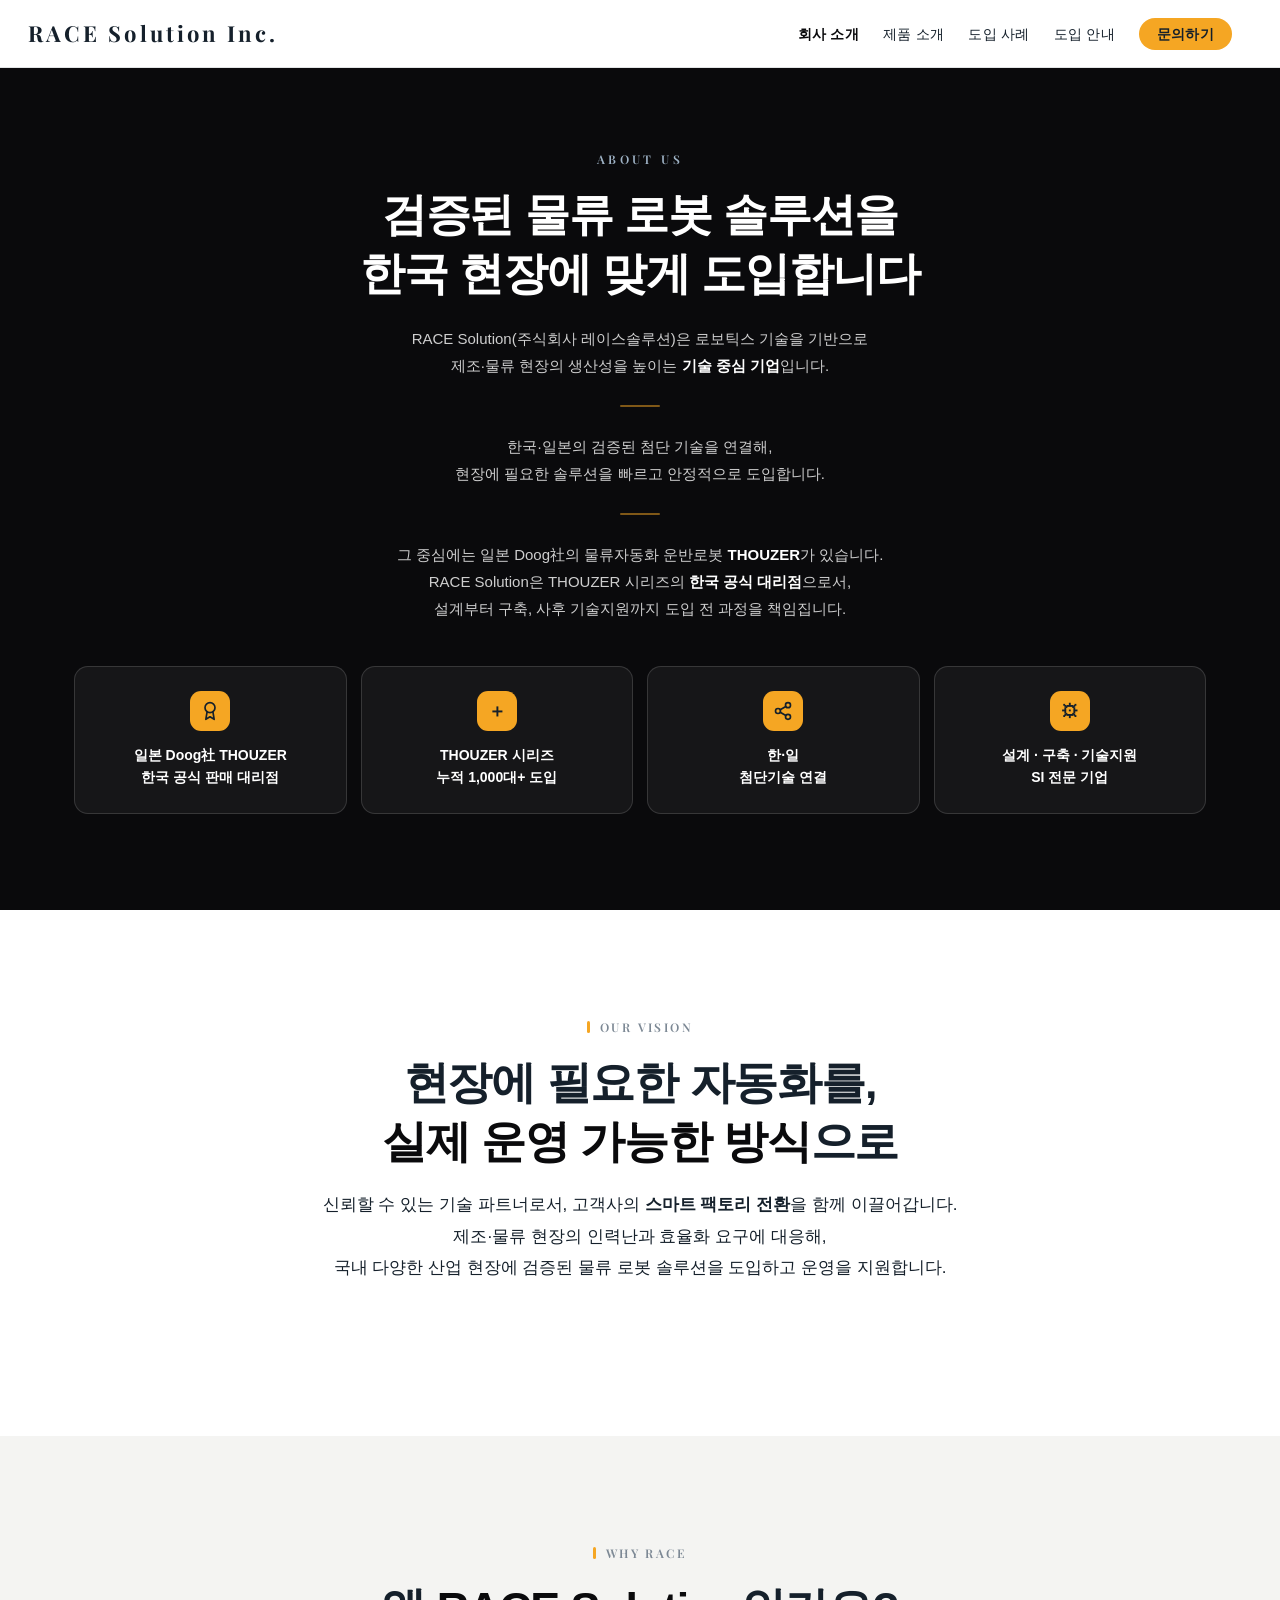
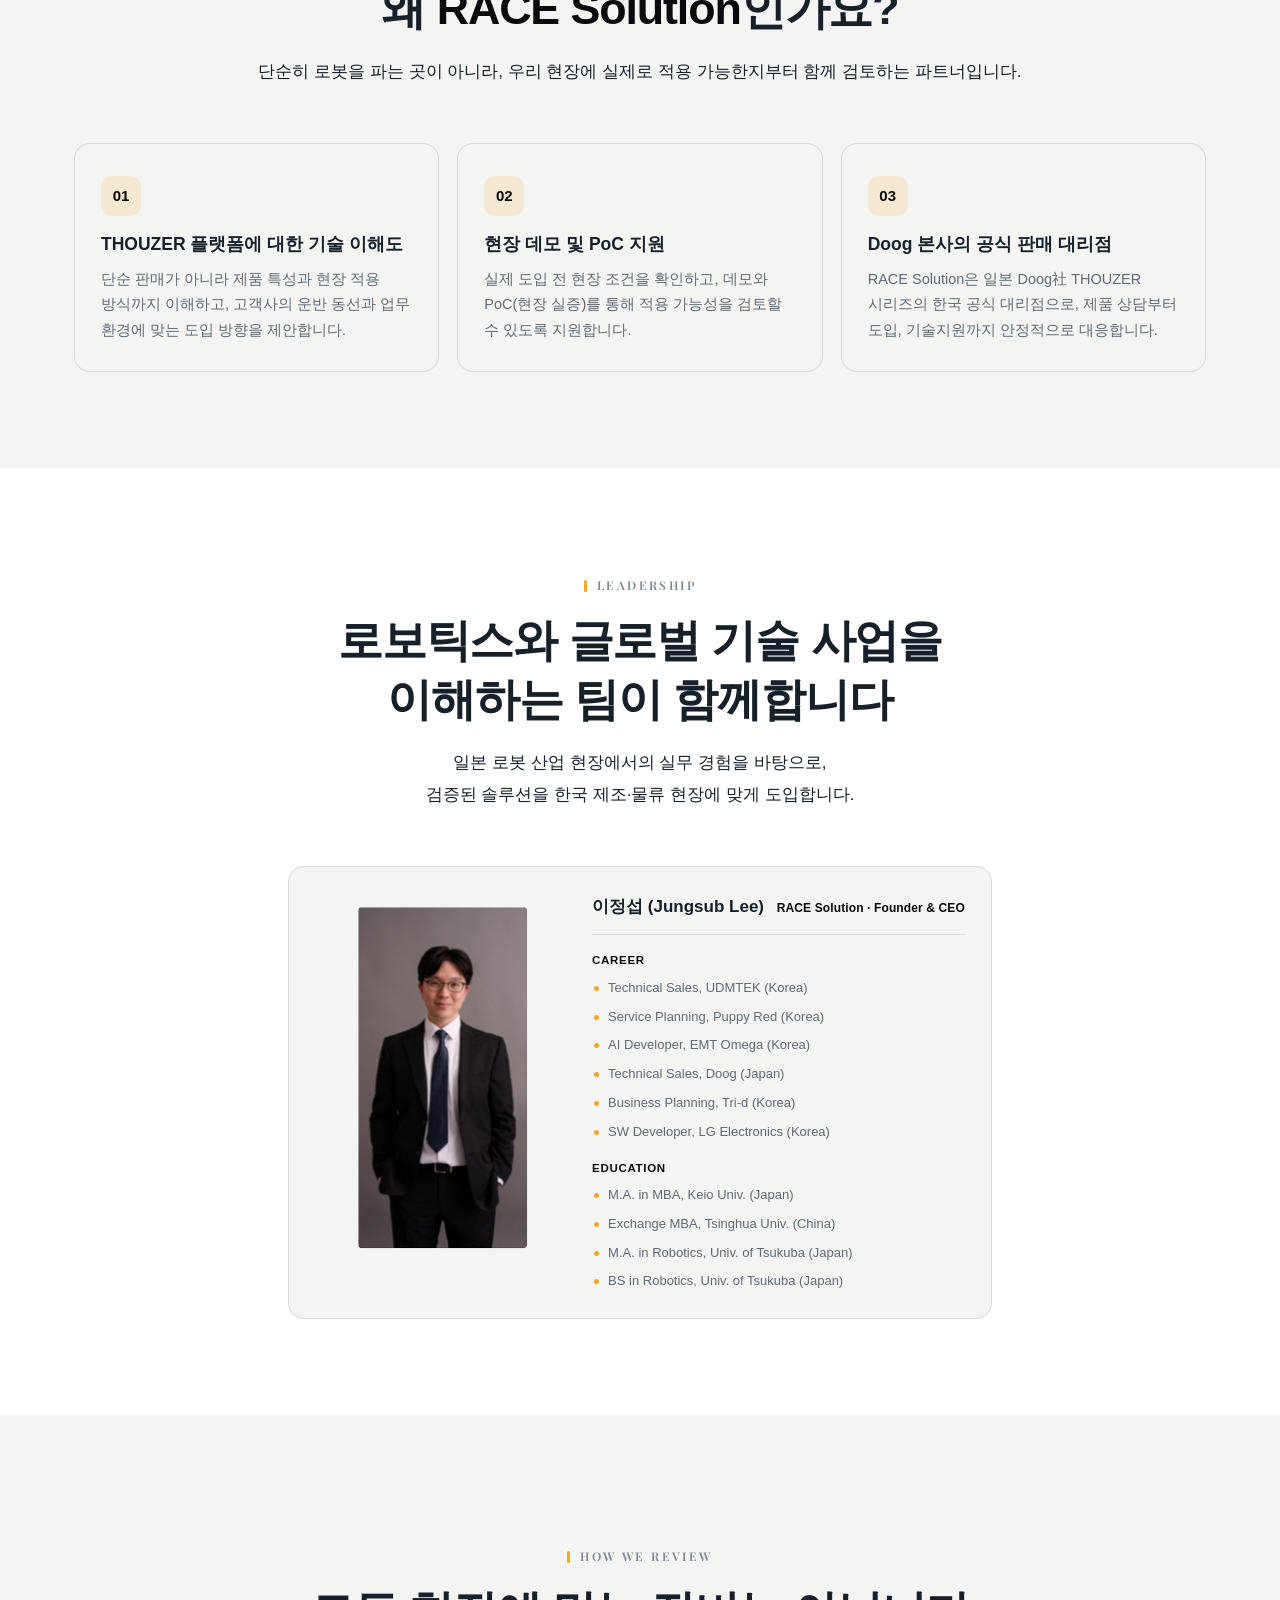
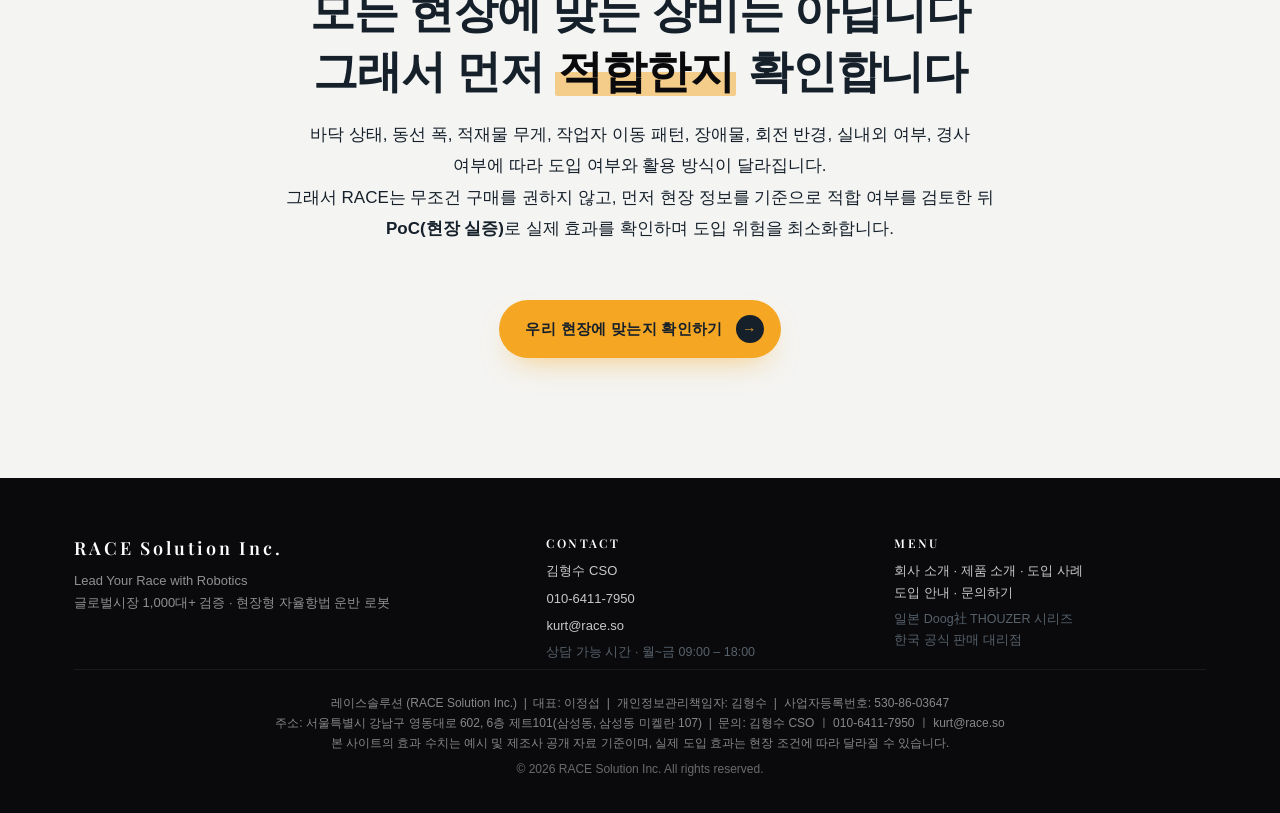
<file: company.html>
<!DOCTYPE html>
<html lang="ko">
<head>
  <meta charset="UTF-8">
  <meta name="viewport" content="width=device-width, initial-scale=1.0, viewport-fit=cover">
  <title>회사 소개 — RACE Solution | THOUZER 한국 공식 대리점</title>
  <meta name="description" content="RACE Solution은 일본 Doog社 THOUZER 시리즈의 한국 공식 판매 대리점으로, 제조·물류 현장의 자동화를 설계부터 구축, 사후 기술지원까지 책임지는 SI 전문 기업입니다.">

  <link rel="preconnect" href="https://fonts.googleapis.com">
  <link rel="preconnect" href="https://fonts.gstatic.com" crossorigin>
  <link rel="stylesheet" href="https://fonts.googleapis.com/css2?family=Playfair+Display:wght@400;500;600&family=Noto+Serif+KR:wght@400;500;600&family=Pretendard:wght@300;400;500;600;700;800&display=swap">

  <link rel="stylesheet" href="css/base.css?v=20260708a">
  <link rel="stylesheet" href="css/custom.css?v=20260708a">
</head>
<body class="has-v3 has-v7 site-solid-header">

  <header class="v3-header">
    <a href="index.html" class="v3-logo">RACE Solution Inc.</a>
    <button class="v3-nav-toggle" type="button" aria-label="메뉴 열기" aria-expanded="false"><i></i></button>
    <nav class="v3-nav">
      <a href="company.html" class="is-active">회사 소개</a>
      <a href="product.html">제품 소개</a>
      <a href="cases.html">도입 사례</a>
      <a href="guide.html">도입 안내</a>
      <a href="contact.html" class="v3-nav-cta">문의하기</a>
    </nav>
  </header>

  <main>

    <!-- 회사 소개 (다크) -->
    <section id="about" class="v3-section about page-intro">
      <div class="v3-container">
        <div class="about-main">
          <p class="v3-eyebrow">ABOUT US</p>
          <h2 class="v3-title">검증된 물류 로봇 솔루션을<br>한국 현장에 맞게 도입합니다</h2>
          <p class="about-body">RACE Solution(주식회사 레이스솔루션)은 <br class="br-mo">로보틱스 기술을 기반으로<br>제조·물류 현장의 생산성을 높이는 <br class="br-mo"><strong>기술 중심 기업</strong>입니다.</p>
          <p class="about-body">한국·일본의 검증된 첨단 기술을 연결해,<br>현장에 필요한 솔루션을 <br class="br-mo">빠르고 안정적으로 도입합니다.</p>
          <p class="about-body">그 중심에는 일본 Doog社의 물류자동화 운반로봇 <strong>THOUZER</strong>가 있습니다.<br>RACE Solution은 THOUZER 시리즈의 <br class="br-mo"><strong>한국 공식 대리점</strong>으로서,<br>설계부터 구축, 사후 기술지원까지 <br class="br-mo">도입 전 과정을 책임집니다.</p>
        </div>

        <div class="cred-wall">
          <div class="cred-badge"><span class="cred-ic"><svg width="20" height="20" viewBox="0 0 24 24" fill="none" stroke="currentColor" stroke-width="2" stroke-linecap="round" stroke-linejoin="round"><circle cx="12" cy="8" r="6"/><path d="M15.477 12.89 17 22l-5-3-5 3 1.523-9.11"/></svg></span><p>일본 Doog社 THOUZER<br>한국 공식 판매 대리점</p></div>
          <div class="cred-badge"><span class="cred-ic">＋</span><p>THOUZER 시리즈<br>누적 1,000대+ 도입</p></div>
          <div class="cred-badge"><span class="cred-ic"><svg width="20" height="20" viewBox="0 0 24 24" fill="none" stroke="currentColor" stroke-width="2" stroke-linecap="round" stroke-linejoin="round"><circle cx="18" cy="5" r="3"/><circle cx="6" cy="12" r="3"/><circle cx="18" cy="19" r="3"/><line x1="8.59" y1="13.51" x2="15.42" y2="17.49"/><line x1="15.41" y1="6.51" x2="8.59" y2="10.49"/></svg></span><p>한·일<br>첨단기술 연결</p></div>
          <div class="cred-badge"><span class="cred-ic">⚙</span><p>설계 · 구축 <br class="br-mo">· 기술지원<br>SI 전문 기업</p></div>
        </div>
      </div>
    </section>

    <!-- 회사 비전 -->
    <section id="vision" class="v3-section vision">
      <div class="v3-container-narrow">
        <header class="v3-section-head">
          <p class="v3-eyebrow">OUR VISION</p>
          <h2 class="v3-title">현장에 필요한 자동화를,<br><strong>실제 운영 가능한 방식</strong>으로</h2>
          <p class="v3-lede">신뢰할 수 있는 기술 파트너로서, <br class="br-mo">고객사의 <strong>스마트 팩토리 전환</strong>을 <br class="br-mo">함께 이끌어갑니다.<br class="br-pc"><span class="mo-sep" aria-hidden="true"></span>제조·물류 현장의 인력난과 효율화 요구에 대응해,<br>국내 다양한 산업 현장에 검증된 물류 로봇 솔루션을 도입하고 운영을 지원합니다.</p>
        </header>
      </div>
    </section>

    <!-- Why RACE Solution -->
    <section id="whyrace" class="v3-section whyrace">
      <div class="v3-container">
        <header class="v3-section-head">
          <p class="v3-eyebrow">WHY RACE</p>
          <h2 class="v3-title">왜 <strong>RACE Solution</strong>인가요?</h2>
          <p class="v3-lede">단순히 로봇을 파는 곳이 아니라, 우리 현장에 실제로 적용 가능한지부터 함께 검토하는 파트너입니다.</p>
        </header>
        <div class="whyrace-grid">
          <article class="whyrace-card">
            <span class="whyrace-num">01</span>
            <h3>THOUZER 플랫폼에 대한 <br class="br-mo">기술 이해도</h3>
            <p>단순 판매가 아니라 제품 특성과 현장 적용 방식까지 이해하고, 고객사의 운반 동선과 업무 환경에 맞는 도입 방향을 제안합니다.</p>
          </article>
          <article class="whyrace-card">
            <span class="whyrace-num">02</span>
            <h3>현장 데모 및 PoC 지원</h3>
            <p>실제 도입 전 현장 조건을 확인하고, <br class="br-mo">데모와 PoC(현장 실증)를 통해 적용 가능성을 <br class="br-mo">검토할 수 있도록 지원합니다.</p>
          </article>
          <article class="whyrace-card">
            <span class="whyrace-num">03</span>
            <h3>Doog 본사의 공식 판매 대리점</h3>
            <p>RACE Solution은 <br class="br-mo">일본 Doog社 THOUZER 시리즈의 <br class="br-mo">한국 공식 대리점으로, 제품 상담부터 <br class="br-mo">도입, 기술지원까지 안정적으로 대응합니다.</p>
          </article>
        </div>
      </div>
    </section>

    <!-- 대표 이력 -->
    <section id="ceo" class="v3-section ceo">
      <div class="v3-container-narrow">
        <header class="v3-section-head">
          <p class="v3-eyebrow">LEADERSHIP</p>
          <h2 class="v3-title">로보틱스와 글로벌 기술 사업을<br>이해하는 팀이 함께합니다</h2>
          <p class="v3-lede">일본 로봇 산업 현장에서의 실무 경험을 바탕으로,<br>검증된 솔루션을 한국 제조·물류 현장에 맞게 도입합니다.</p>
        </header>
        <div class="founder">
          <figure class="founder-ph"><img src="image/team/ceo.png" alt="이정섭 대표"></figure>
          <div>
            <p class="founder-name">이정섭 (Jungsub Lee) <span>RACE Solution · Founder &amp; CEO</span></p>
            <p class="founder-cred-label">Career</p>
            <ul class="founder-cred">
              <li><span class="cred-role">Technical Sales, UDMTEK</span> (Korea)</li>
              <li><span class="cred-role">Service Planning, Puppy Red</span> (Korea)</li>
              <li><span class="cred-role">AI Developer, EMT Omega</span> (Korea)</li>
              <li><span class="cred-role">Technical Sales, Doog</span> (Japan)</li>
              <li><span class="cred-role">Business Planning, Tri-d</span> (Korea)</li>
              <li><span class="cred-role">SW Developer, LG Electronics</span> (Korea)</li>
            </ul>
            <p class="founder-cred-label">Education</p>
            <ul class="founder-cred">
              <li><span class="cred-role">M.A. in MBA, Keio Univ.</span> (Japan)</li>
              <li><span class="cred-role">Exchange MBA, Tsinghua Univ.</span> (China)</li>
              <li><span class="cred-role">M.A. in Robotics, Univ. of Tsukuba</span> (Japan)</li>
              <li><span class="cred-role">BS in Robotics, Univ. of Tsukuba</span> (Japan)</li>
            </ul>
          </div>
        </div>
      </div>
    </section>

    <!-- 신뢰 / 검토 기준 -->
    <section id="review" class="v3-section v3-standard">
      <div class="v3-container-narrow">
        <header class="v3-section-head">
          <p class="v3-eyebrow">HOW WE REVIEW</p>
          <h2 class="v3-title">모든 현장에 맞는 장비는 아닙니다<br>그래서 먼저 <strong class="hl-mark">적합한지</strong> 확인합니다</h2>
          <p class="v3-lede">바닥 상태, 동선 폭, 적재물 무게, 작업자 이동 패턴, 장애물, 회전 반경, 실내외 여부, 경사 여부에 따라 도입 여부와 활용 방식이 달라집니다.</p>
          <span class="mo-sep" aria-hidden="true"></span>
          <p class="v3-lede">그래서 RACE는 무조건 구매를 권하지 않고, <br class="br-mo">먼저 현장 정보를 기준으로 적합 여부를 검토한 뒤 <br class="br-mo"><strong>PoC(현장 실증)</strong>로 실제 효과를 확인하며 <br class="br-mo">도입 위험을 최소화합니다.</p>
        </header>
        <div class="mid-cta"><a href="contact.html" class="v3-btn">우리 현장에 맞는지 확인하기 <span>→</span></a></div>
      </div>
    </section>

  </main>

  <a href="contact.html" class="v3-sticky-cta">
    <span>우리 현장에 맞는지 확인하기</span>
    <svg width="14" height="14" viewBox="0 0 20 20" fill="none" stroke="currentColor" stroke-width="2" stroke-linecap="round" stroke-linejoin="round"><path d="M4 10h12M11 5l5 5-5 5"/></svg>
  </a>

  <footer class="v3-footer">
    <div class="v3-container">
      <div class="v3-footer-grid">
        <div>
          <p class="v3-footer-logo">RACE Solution Inc.</p>
          <p class="v3-footer-tag">Lead Your Race with Robotics<br>글로벌시장 1,000대+ 검증 · 현장형 자율항법 운반 로봇</p>
        </div>
        <div>
          <p class="v3-footer-heading">Contact</p>
          <p>김형수 CSO</p>
          <p><a href="tel:010-6411-7950">010-6411-7950</a></p>
          <p><a href="mailto:kurt@race.so">kurt@race.so</a></p>
          <p class="v3-footer-hours">상담 가능 시간 · 월~금 09:00 – 18:00</p>
        </div>
        <div>
          <p class="v3-footer-heading">Menu</p>
          <p><a href="company.html">회사 소개</a> · <a href="product.html">제품 소개</a> · <a href="cases.html">도입 사례</a><br><a href="guide.html">도입 안내</a> · <a href="contact.html">문의하기</a></p>
          <p class="v3-footer-partner">일본 Doog社 THOUZER 시리즈<br>한국 공식 판매 대리점</p>
        </div>
      </div>
      <p class="v3-footer-biz">레이스솔루션 (RACE Solution Inc.) &nbsp;|&nbsp; 대표: 이정섭 &nbsp;|&nbsp; 개인정보관리책임자: 김형수 &nbsp;|&nbsp; 사업자등록번호: 530-86-03647<br>주소: 서울특별시 강남구 영동대로 602, 6층 제트101(삼성동, 삼성동 미켈란 107) &nbsp;|&nbsp; 문의: 김형수 CSO ㅣ 010-6411-7950 ㅣ kurt@race.so<br>본 사이트의 효과 수치는 예시 및 제조사 공개 자료 기준이며, 실제 도입 효과는 현장 조건에 따라 달라질 수 있습니다.</p>
      <p class="v3-footer-copy">&copy; 2026 RACE Solution Inc. All rights reserved.</p>
    </div>
  </footer>

  <script src="js/config.js"></script>
  <script src="js/interactions.js"></script>
  <script>document.querySelector('.v3-sticky-cta')?.classList.add('is-visible');</script>
</body>
</html>
</file>
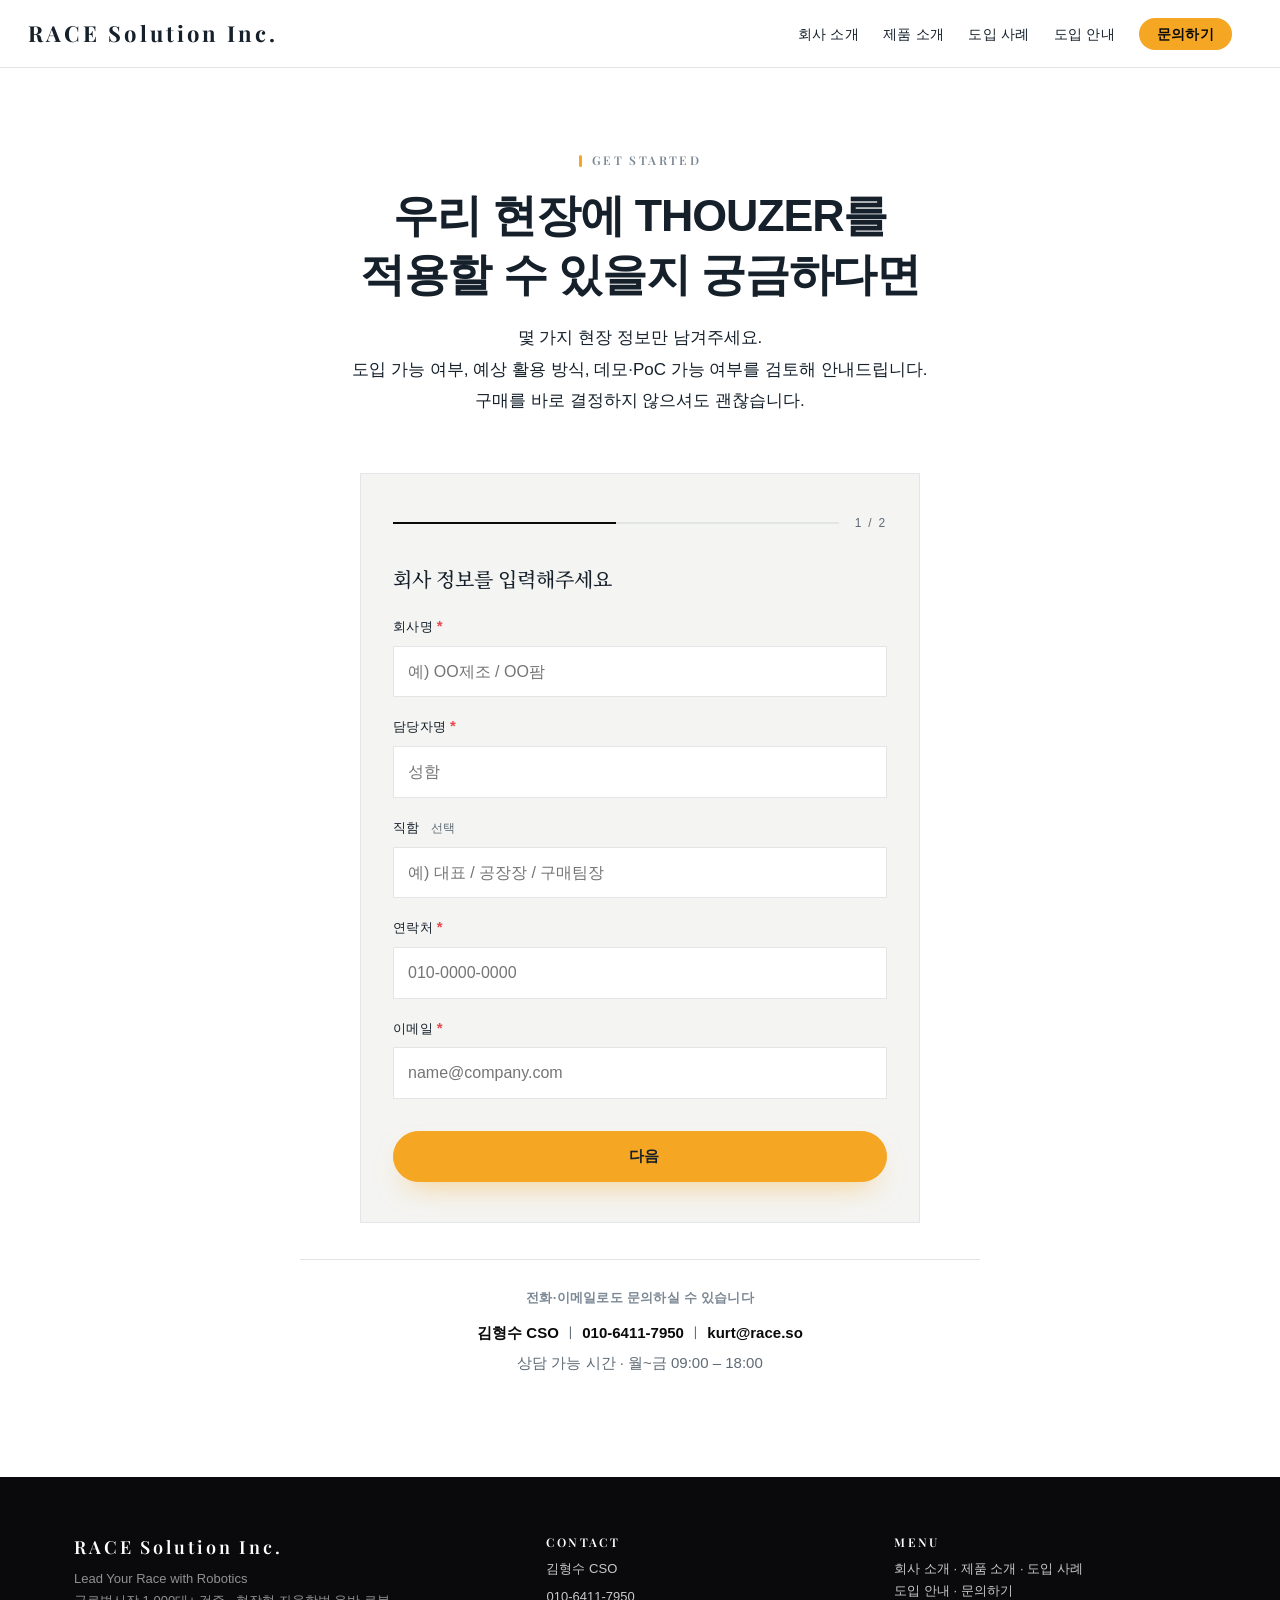
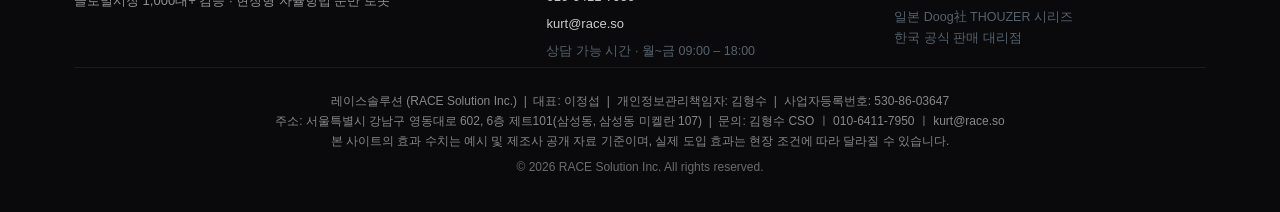
<file: contact.html>
<!DOCTYPE html>
<html lang="ko">
<head>
  <meta charset="UTF-8">
  <meta name="viewport" content="width=device-width, initial-scale=1.0, viewport-fit=cover">
  <title>문의하기 — 도입 상담 신청 | THOUZER RACE Solution</title>
  <meta name="description" content="현장 정보를 남겨주시면, 우리 현장에 맞는지·예상 활용 방식·데모/PoC 가능 여부를 검토해 안내드립니다. THOUZER 도입 상담을 신청하세요.">

  <link rel="preconnect" href="https://fonts.googleapis.com">
  <link rel="preconnect" href="https://fonts.gstatic.com" crossorigin>
  <link rel="stylesheet" href="https://fonts.googleapis.com/css2?family=Playfair+Display:wght@400;500;600&family=Noto+Serif+KR:wght@400;500;600&family=Pretendard:wght@300;400;500;600;700;800&display=swap">

  <link rel="stylesheet" href="css/base.css?v=20260708a">
  <link rel="stylesheet" href="css/custom.css?v=20260708a">
</head>
<body class="has-v3 has-v7 site-solid-header">

  <header class="v3-header">
    <a href="index.html" class="v3-logo">RACE Solution Inc.</a>
    <button class="v3-nav-toggle" type="button" aria-label="메뉴 열기" aria-expanded="false"><i></i></button>
    <nav class="v3-nav">
      <a href="company.html">회사 소개</a>
      <a href="product.html">제품 소개</a>
      <a href="cases.html">도입 사례</a>
      <a href="guide.html">도입 안내</a>
      <a href="contact.html" class="v3-nav-cta is-active">문의하기</a>
    </nav>
  </header>

  <main>

    <!-- 상담 신청 -->
    <section id="consultation" class="v3-consult page-intro">
      <div class="v3-container-narrow">
        <header class="v3-section-head">
          <p class="v3-eyebrow">GET STARTED</p>
          <h2 class="v3-title">우리 현장에 THOUZER를<br>적용할 수 있을지 궁금하다면</h2>
          <p class="v3-lede">몇 가지 현장 정보만 남겨주세요.<br>도입 가능 여부, 예상 활용 방식,<br class="br-mo"> 데모·PoC 가능 여부를 검토해 안내드립니다.<br>구매를 바로 결정하지 않으셔도 괜찮습니다.</p>
        </header>

        <form id="consultation-form-v2" class="v2-form" novalidate>
          <div class="v2-form-progress">
            <span class="v2-form-progress-bar"><span class="v2-form-progress-fill" style="width: 50%"></span></span>
            <span class="v2-form-progress-text"><span data-step-current>1</span> / <span data-step-total>2</span></span>
          </div>

          <fieldset class="v2-form-step" data-step="1">
            <legend class="v2-form-step-title">회사 정보를 입력해주세요</legend>
            <div class="v2-form-field">
              <label for="v2-company">회사명 <span class="v3-privacy-req">*</span></label>
              <input type="text" id="v2-company" name="companyName" required placeholder="예) OO제조 / OO팜">
            </div>
            <div class="v2-form-field">
              <label for="v2-name">담당자명 <span class="v3-privacy-req">*</span></label>
              <input type="text" id="v2-name" name="managerName" required autocomplete="name" placeholder="성함">
            </div>
            <div class="v2-form-field">
              <label for="v2-title">직함 <span class="v2-form-step-hint">선택</span></label>
              <input type="text" id="v2-title" name="jobTitle" placeholder="예) 대표 / 공장장 / 구매팀장">
            </div>
            <div class="v2-form-field">
              <label for="v2-phone">연락처 <span class="v3-privacy-req">*</span></label>
              <input type="tel" id="v2-phone" name="phone" required placeholder="010-0000-0000" autocomplete="tel">
            </div>
            <div class="v2-form-field">
              <label for="v2-email">이메일 <span class="v3-privacy-req">*</span></label>
              <input type="email" id="v2-email" name="email" required placeholder="name@company.com" autocomplete="email">
            </div>
            <div class="v2-form-actions">
              <button type="button" class="v2-btn v2-btn-primary" data-form-next>다음</button>
            </div>
          </fieldset>

          <fieldset class="v2-form-step" data-step="2" hidden>
            <legend class="v2-form-step-title">현장 정보를 입력해주세요 <span class="v2-form-step-hint v2-form-step-hint-final">마지막 단계예요!</span></legend>
            <div class="v2-form-field">
              <label for="v2-industry">산업 분야 <span class="v3-privacy-req">*</span></label>
              <input type="text" id="v2-industry" name="industry" required placeholder="예) 자동차 부품 제조 / 물류센터 / 배 농가">
            </div>
            <div class="v2-form-field">
              <label for="v2-item">운반이 필요한 물품 <span class="v3-privacy-req">*</span></label>
              <input type="text" id="v2-item" name="itemToCarry" required placeholder="예) 부품 트레이 / 완제품 상자 / 수확 박스">
            </div>
            <div class="v2-form-field">
              <label for="v2-weight">적재물 중량 (kg) <span class="v3-privacy-req">*</span></label>
              <input type="text" id="v2-weight" name="loadWeight" inputmode="numeric" required placeholder="예) 30">
            </div>
            <div class="v2-form-field">
              <label for="v2-size">적재물 사이즈 (cm) <span class="v3-privacy-req">*</span></label>
              <input type="text" id="v2-size" name="loadSize" required placeholder="예) 가로 x 세로 x 높이">
            </div>
            <div class="v2-form-field">
              <label>현재 자동화 도입 현황 <span class="v3-privacy-req">*</span></label>
              <div class="v2-form-options">
                <label class="v2-form-option"><input type="radio" name="automationStatus" value="대부분 시설 자동화 도입됨" required><span>대부분의 시설 자동화 도입됨</span></label>
                <label class="v2-form-option"><input type="radio" name="automationStatus" value="일부 자동화 도입 추진중"><span>일부 자동화 도입 추진중</span></label>
                <label class="v2-form-option"><input type="radio" name="automationStatus" value="자동화 도입 고려 시작단계"><span>자동화 도입을 고려하는 시작단계</span></label>
                <label class="v2-form-option"><input type="radio" name="automationStatus" value="해당사항 없음"><span>해당사항 없음</span></label>
              </div>
            </div>
            <div class="v2-form-field v3-privacy">
              <label class="v3-privacy-label">
                <input type="checkbox" id="v2-privacyConsent" name="privacyConsent" required>
                <span class="v3-privacy-text">개인정보 수집·이용에 동의합니다 <span class="v3-privacy-req">*</span></span>
                <button type="button" class="v3-privacy-more" data-privacy-more aria-expanded="false">더보기</button>
              </label>
              <div class="v3-privacy-detail" hidden>
                <p><strong>수집 목적</strong> · 현장 도입 검토 및 상담 안내</p>
                <p><strong>수집 항목</strong> · 회사명, 담당자명, 직함, 연락처, 이메일, 현장·운반 정보</p>
                <p><strong>보유 기간</strong> · 상담 완료 후 1년 (또는 신청자 요청 시 즉시 삭제)</p>
                <p class="v3-privacy-note">동의를 거부하실 수 있으며, 거부 시 상담 진행이 어려울 수 있어요.</p>
              </div>
            </div>
            <div class="v2-form-actions v2-form-actions-split">
              <button type="button" class="v2-btn v2-btn-outline" data-form-prev>이전</button>
              <button type="submit" class="v2-btn v2-btn-primary">무료로 현장 상담 신청하기</button>
            </div>
          </fieldset>

          <div class="v2-form-success" data-step="success" hidden>
            <h3>상담 신청이 접수되었습니다 ✓</h3>
            <p>남겨주신 현장 정보를 바탕으로 도입 가능 여부를 검토한 뒤 빠르게 연락드리겠습니다.</p>
          </div>
        </form>

        <div class="contact-info">
          <p class="contact-info-label">전화·이메일로도 문의하실 수 있습니다</p>
          <p class="contact-info-line"><strong>김형수 CSO</strong> ㅣ <a href="tel:010-6411-7950">010-6411-7950</a> ㅣ <a href="mailto:kurt@race.so">kurt@race.so</a></p>
          <p class="contact-info-line">상담 가능 시간 · 월~금 09:00 – 18:00</p>
        </div>
      </div>
    </section>

  </main>

  <footer class="v3-footer">
    <div class="v3-container">
      <div class="v3-footer-grid">
        <div>
          <p class="v3-footer-logo">RACE Solution Inc.</p>
          <p class="v3-footer-tag">Lead Your Race with Robotics<br>글로벌시장 1,000대+ 검증 · 현장형 자율항법 운반 로봇</p>
        </div>
        <div>
          <p class="v3-footer-heading">Contact</p>
          <p>김형수 CSO</p>
          <p><a href="tel:010-6411-7950">010-6411-7950</a></p>
          <p><a href="mailto:kurt@race.so">kurt@race.so</a></p>
          <p class="v3-footer-hours">상담 가능 시간 · 월~금 09:00 – 18:00</p>
        </div>
        <div>
          <p class="v3-footer-heading">Menu</p>
          <p><a href="company.html">회사 소개</a> · <a href="product.html">제품 소개</a> · <a href="cases.html">도입 사례</a><br><a href="guide.html">도입 안내</a> · <a href="contact.html">문의하기</a></p>
          <p class="v3-footer-partner">일본 Doog社 THOUZER 시리즈<br>한국 공식 판매 대리점</p>
        </div>
      </div>
      <p class="v3-footer-biz">레이스솔루션 (RACE Solution Inc.) &nbsp;|&nbsp; 대표: 이정섭 &nbsp;|&nbsp; 개인정보관리책임자: 김형수 &nbsp;|&nbsp; 사업자등록번호: 530-86-03647<br>주소: 서울특별시 강남구 영동대로 602, 6층 제트101(삼성동, 삼성동 미켈란 107) &nbsp;|&nbsp; 문의: 김형수 CSO ㅣ 010-6411-7950 ㅣ kurt@race.so<br>본 사이트의 효과 수치는 예시 및 제조사 공개 자료 기준이며, 실제 도입 효과는 현장 조건에 따라 달라질 수 있습니다.</p>
      <p class="v3-footer-copy">&copy; 2026 RACE Solution Inc. All rights reserved.</p>
    </div>
  </footer>

  <script src="js/config.js"></script>
  <script src="js/interactions.js"></script>
  <script src="js/form.js"></script>
</body>
</html>
</file>
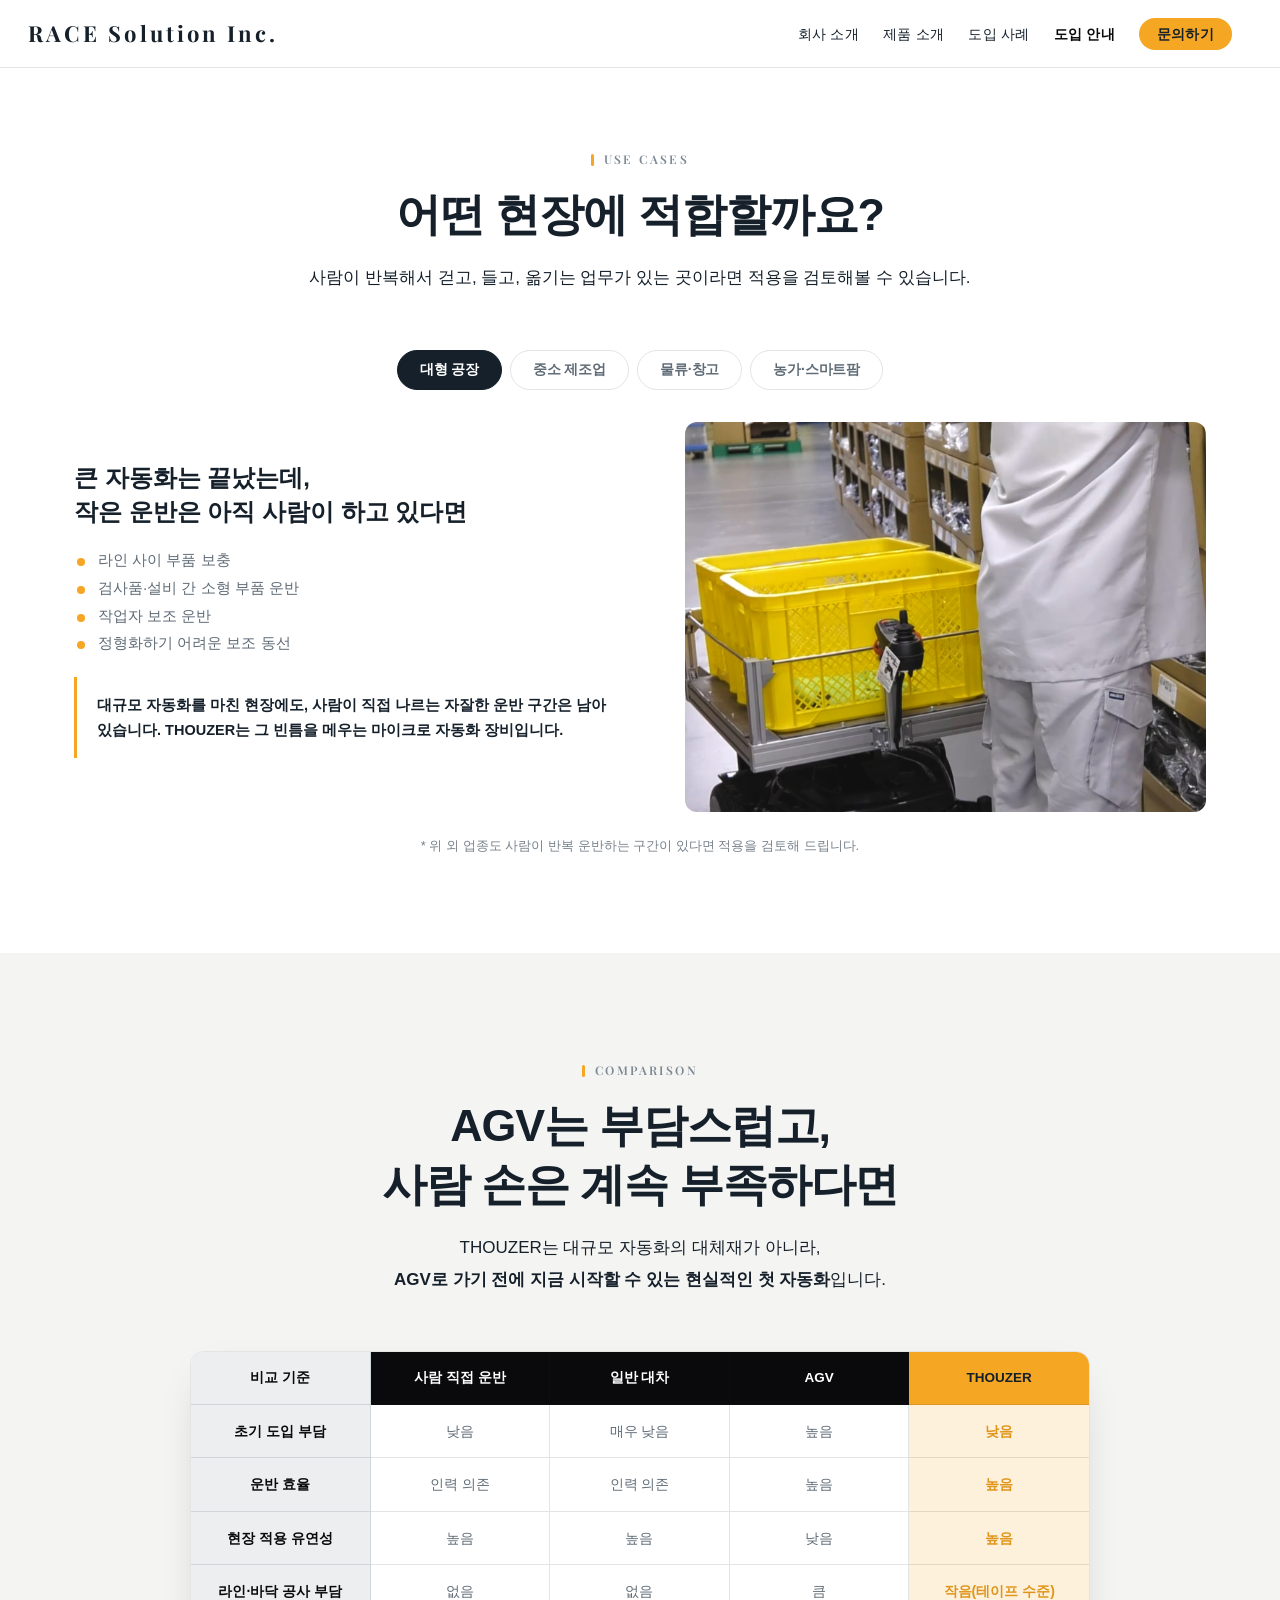
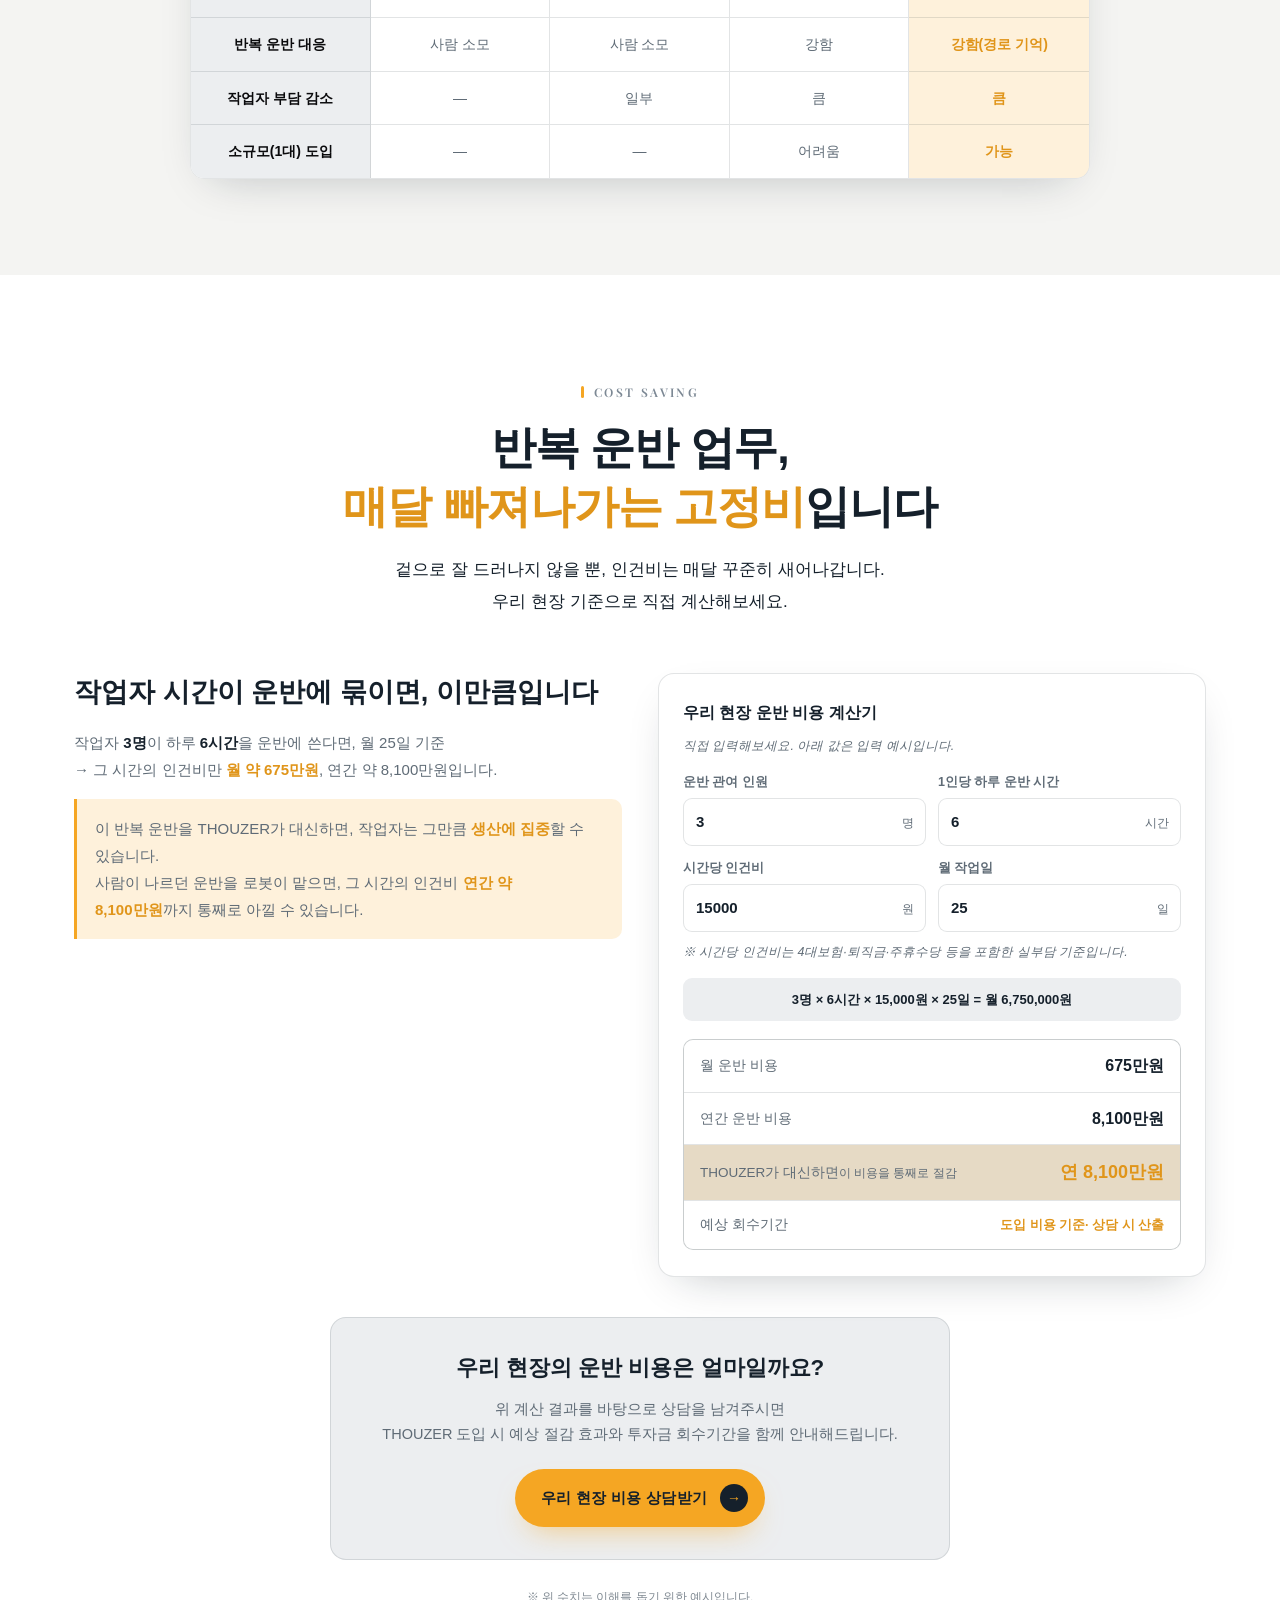
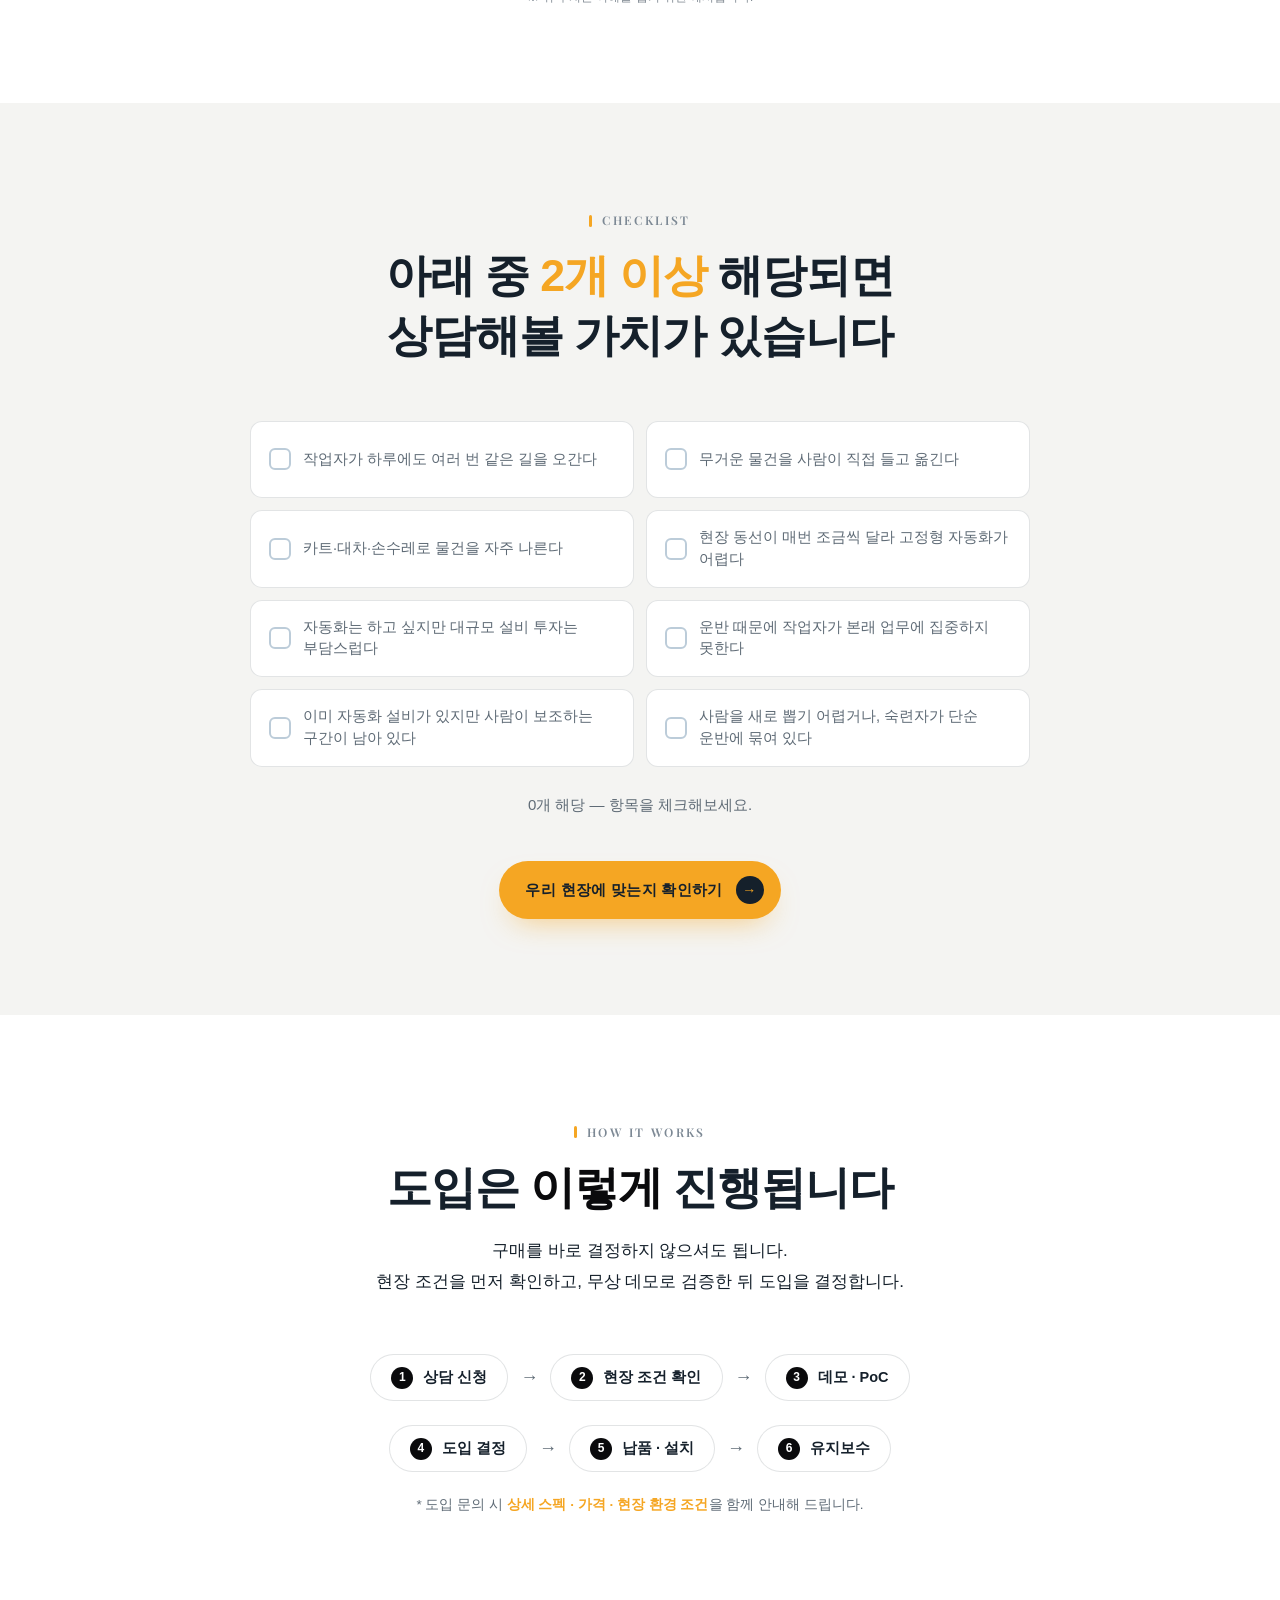
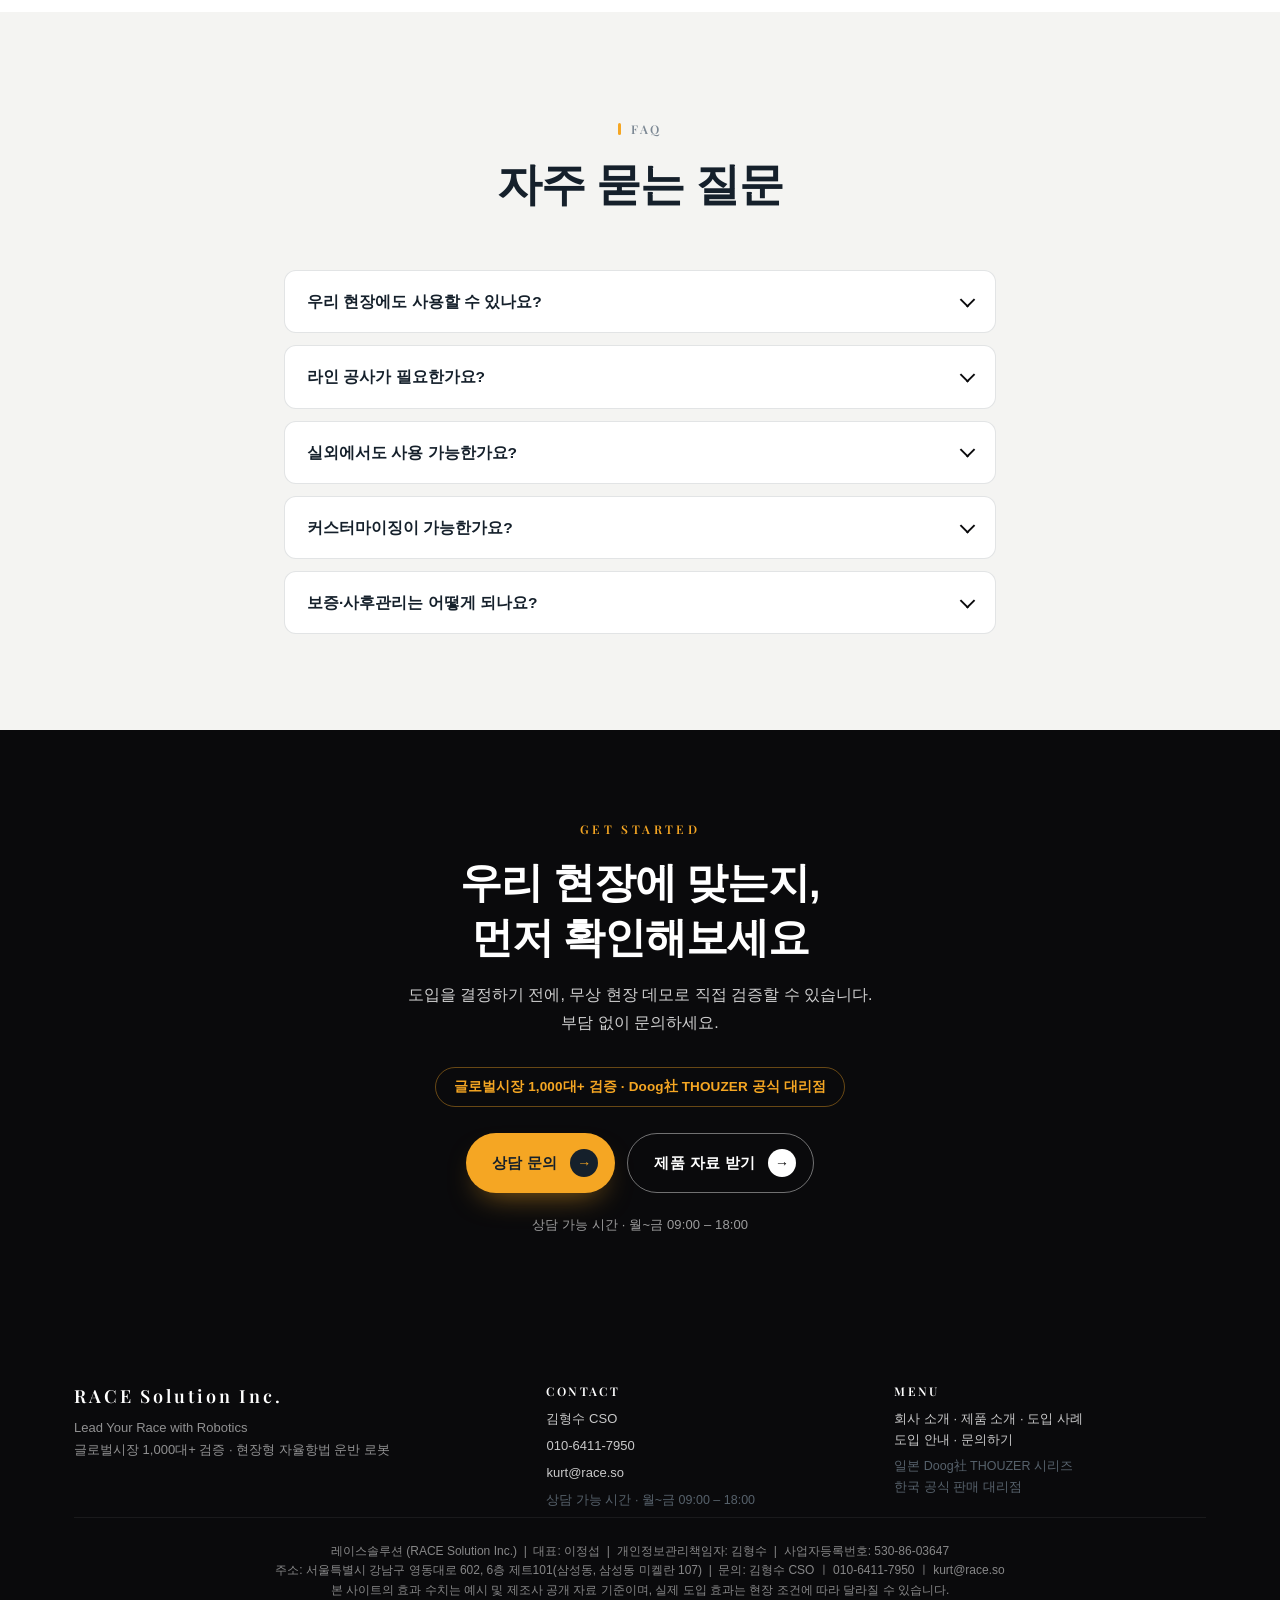
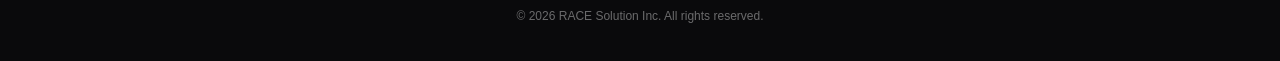
<file: guide.html>
<!DOCTYPE html>
<html lang="ko">
<head>
  <meta charset="UTF-8">
  <meta name="viewport" content="width=device-width, initial-scale=1.0, viewport-fit=cover">
  <title>도입 안내 — 프로세스·비용·FAQ | THOUZER RACE Solution</title>
  <meta name="description" content="THOUZER 도입 프로세스, 우리 현장 운반 비용 계산기, 도입 전 체크리스트, 자주 묻는 질문까지. 도입을 준비하는 데 필요한 정보를 한 곳에서 확인하세요.">

  <link rel="preconnect" href="https://fonts.googleapis.com">
  <link rel="preconnect" href="https://fonts.gstatic.com" crossorigin>
  <link rel="stylesheet" href="https://fonts.googleapis.com/css2?family=Playfair+Display:wght@400;500;600&family=Noto+Serif+KR:wght@400;500;600&family=Pretendard:wght@300;400;500;600;700;800&display=swap">

  <link rel="stylesheet" href="css/base.css?v=20260708a">
  <link rel="stylesheet" href="css/custom.css?v=20260715g">
</head>
<body class="has-v3 has-v7 site-solid-header">

  <header class="v3-header">
    <a href="index.html" class="v3-logo">RACE Solution Inc.</a>
    <button class="v3-nav-toggle" type="button" aria-label="메뉴 열기" aria-expanded="false"><i></i></button>
    <nav class="v3-nav">
      <a href="company.html">회사 소개</a>
      <a href="product.html">제품 소개</a>
      <a href="cases.html">도입 사례</a>
      <a href="guide.html" class="is-active">도입 안내</a>
      <a href="contact.html" class="v3-nav-cta">문의하기</a>
    </nav>
  </header>

  <main>

    <!-- 적용 분야 -->
    <section id="industry" class="v3-section v3-portfolio v3-industry page-intro">
      <div class="v3-container">
        <header class="v3-section-head">
          <p class="v3-eyebrow">USE CASES</p>
          <h2 class="v3-title">어떤 현장에 적합할까요?</h2>
          <p class="v3-lede">사람이 반복해서 걷고, 들고, 옮기는 업무가 있는 곳이라면 적용을 검토해볼 수 있습니다.</p>
        </header>

        <div class="v3-mood-tabs" role="tablist">
          <button class="v3-mood-tab is-active" role="tab" data-mood="bigfactory">대형 공장</button>
          <button class="v3-mood-tab" role="tab" data-mood="factory">중소 제조업</button>
          <button class="v3-mood-tab" role="tab" data-mood="logistics">물류·창고</button>
          <button class="v3-mood-tab" role="tab" data-mood="farm">농가·스마트팜</button>
        </div>

        <div class="v3-mood-panel is-active" data-mood-panel="bigfactory">
          <div class="ind-grid">
            <div class="ind-body">
              <h3>큰 자동화는 끝났는데,<br>작은 운반은 아직 사람이 하고 있다면</h3>
              <ul>
                <li>라인 사이 부품 보충</li>
                <li>검사품·설비 간 소형 부품 운반</li>
                <li>작업자 보조 운반</li>
                <li>정형화하기 어려운 보조 동선</li>
              </ul>
              <p class="ind-appeal">대규모 자동화를 마친 현장에도, 사람이 직접 나르는 자잘한 운반 구간은 남아 있습니다. THOUZER는 그 빈틈을 메우는 <br class="br-mo">마이크로 자동화 장비입니다.</p>
            </div>
            <figure class="ind-img"><img src="image/usecases/bigfactory.jpg?v=2" alt="대형 공장 라인 사이에서 소형 부품을 보충 운반하는 THOUZER"></figure>
          </div>
        </div>

        <div class="v3-mood-panel" data-mood-panel="factory">
          <div class="ind-grid">
            <div class="ind-body">
              <h3>부품·자재·완제품 이동 때문에<br>작업자가 라인을 벗어난다면</h3>
              <ul>
                <li>작업대 간 부품 이동</li>
                <li>조립품·검사품 이동</li>
                <li>포장 전후 제품 운반</li>
                <li>작업자 동선 추종</li>
              </ul>
              <p class="ind-appeal">작업자의 손은 생산에 쓰이고, <br class="br-mo">반복 운반은 로봇이 맡게 할 수 있습니다.</p>
            </div>
            <figure class="ind-img"><img src="image/usecases/factory.jpg?v=2" alt="중소 제조업 작업장에서 부품통을 싣고 작업자를 따라가는 THOUZER"></figure>
          </div>
        </div>

        <div class="v3-mood-panel" data-mood-panel="logistics">
          <div class="ind-grid">
            <div class="ind-body">
              <h3>피킹·포장·분류 작업 중 <br class="br-mo">카트를 계속 밀고 있다면</h3>
              <ul>
                <li>피킹 작업자 추종 / 박스 적재</li>
                <li>포장대 이동</li>
                <li>반품·검수 구역 이동</li>
                <li>반복 구간 운반</li>
              </ul>
              <p class="ind-appeal">작업자가 하루 종일 카트를 밀고 다닌다면,<br>그 카트부터 작업자를 따라오는 로봇으로 바꿔보세요.</p>
            </div>
            <figure class="ind-img"><img src="image/usecases/logistics.jpg?v=2" alt="물류창고에서 피킹 작업자를 따라 박스를 적재하는 THOUZER"></figure>
          </div>
        </div>

        <div class="v3-mood-panel" data-mood-panel="farm">
          <div class="ind-grid">
            <div class="ind-body">
              <h3>수확물·자재·박스를 <br class="br-mo">사람이 계속 들고 다니고 있다면</h3>
              <ul>
                <li>비닐하우스 안에서 수확 박스 운반</li>
                <li>작업자를 따라다니며 농산물 적재</li>
                <li>포장장까지 반복 운반</li>
                <li>사료·자재·도구 이동 보조</li>
              </ul>
              <p class="ind-appeal">농업 자동화가 꼭 <br class="br-mo">대규모 스마트팜 설비일 필요는 없습니다.<br>가장 먼저 줄여야 할 일은 <br class="br-mo">사람이 계속 걷고, 들고, 나르는 시간입니다.</p>
            </div>
            <figure class="ind-img"><img src="image/usecases/farm.jpg?v=3" alt="농가 과수원에서 작업자를 따라 수확 박스를 운반하는 THOUZER"></figure>
          </div>
        </div>

        <p class="v5-portfolio-note">* 위 외 업종도 사람이 반복 운반하는 구간이 있다면 <br class="br-mo">적용을 검토해 드립니다.</p>
      </div>
    </section>

    <!-- 기존 방식과 비교 -->
    <section id="compare" class="v3-section compare">
      <div class="v3-container">
        <header class="v3-section-head">
          <p class="v3-eyebrow">COMPARISON</p>
          <h2 class="v3-title">AGV는 부담스럽고,<br>사람 손은 계속 부족하다면</h2>
          <p class="v3-lede">THOUZER는 대규모 자동화의 대체재가 아니라,<br><strong>AGV로 가기 전에 지금 시작할 수 있는 <br class="br-mo">현실적인 첫 자동화</strong>입니다.</p>
        </header>

        <div class="compare-wrap">
          <table class="compare-table">
            <thead>
              <tr>
                <th class="compare-crit">비교 기준</th>
                <th>사람 직접 운반</th>
                <th>일반 대차</th>
                <th>AGV</th>
                <th class="is-main">THOUZER</th>
              </tr>
            </thead>
            <tbody>
              <tr><td class="compare-crit">초기 도입 부담</td><td class="ok">낮음</td><td class="good">매우 낮음</td><td class="bad">높음</td><td class="is-main good">낮음</td></tr>
              <tr><td class="compare-crit">운반 효율</td><td class="bad">인력 의존</td><td class="bad">인력 의존</td><td class="good">높음</td><td class="is-main good">높음</td></tr>
              <tr><td class="compare-crit">현장 적용 유연성</td><td class="good">높음</td><td class="good">높음</td><td class="bad">낮음</td><td class="is-main good">높음</td></tr>
              <tr><td class="compare-crit">라인·바닥 공사 부담</td><td class="good">없음</td><td class="good">없음</td><td class="bad">큼</td><td class="is-main ok">작음<br class="br-mo"><span class="cmp-sub">(테이프 수준)</span></td></tr>
              <tr><td class="compare-crit">반복 운반 대응</td><td class="bad">사람 소모</td><td class="bad">사람 소모</td><td class="good">강함</td><td class="is-main good">강함<br class="br-mo"><span class="cmp-sub">(경로 기억)</span></td></tr>
              <tr><td class="compare-crit">작업자 부담 감소</td><td class="bad">—</td><td class="ok">일부</td><td class="good">큼</td><td class="is-main good">큼</td></tr>
              <tr><td class="compare-crit">소규모(1대) 도입</td><td class="ok">—</td><td class="ok">—</td><td class="bad">어려움</td><td class="is-main good">가능</td></tr>
            </tbody>
          </table>
        </div>

      </div>
    </section>

    <!-- 비용 절감 / 운반 비용 계산 -->
    <section id="cost" class="v3-section cost">
      <div class="v3-container">
        <header class="v3-section-head">
          <p class="v3-eyebrow">COST SAVING</p>
          <h2 class="v3-title">반복 운반 업무,<br><strong>매달 빠져나가는 고정비</strong>입니다</h2>
          <p class="v3-lede">겉으로 잘 드러나지 않을 뿐, <br class="br-mo">인건비는 매달 꾸준히 새어나갑니다.<br>우리 현장 기준으로 직접 계산해보세요.</p>
        </header>

        <div class="cost-grid">
          <div class="cost-copy">
            <h3 class="cost-h">작업자 시간이 운반에 묶이면, 이만큼입니다</h3>
            <p>작업자 <strong>3명</strong>이 하루 <strong>6시간</strong>을 운반에 쓴다면, <br class="br-mo">월 25일 기준<br><span class="cost-arrow">→ 그 시간의 인건비만 <strong class="hl-orange">월 약 675만원</strong>, <br class="br-mo">연간 약 8,100만원입니다.</span></p>
            <p class="cost-30">이 반복 운반을 THOUZER가 대신하면, 작업자는 그만큼 <strong>생산에 집중</strong>할 수 있습니다.<br>사람이 나르던 운반을 로봇이 맡으면, <br class="br-mo">그 시간의 인건비 <strong>연간 약 8,100만원</strong>까지 <br class="br-mo">통째로 아낄 수 있습니다.</p>
          </div>

          <div class="calc">
            <p class="calc-title">우리 현장 운반 비용 계산기</p>
            <p class="calc-note">직접 입력해보세요. 아래 값은 입력 예시입니다.</p>
            <div class="calc-inputs">
              <label class="calc-field">운반 관여 인원<span class="unit">명</span><input id="c-people" type="number" min="1" inputmode="numeric" value="3"></label>
              <label class="calc-field">1인당 하루 운반 시간<span class="unit">시간</span><input id="c-hours" type="number" min="1" inputmode="numeric" value="6"></label>
              <label class="calc-field">시간당 인건비<span class="unit">원</span><input id="c-wage" type="number" min="0" step="500" inputmode="numeric" value="15000"></label>
              <label class="calc-field">월 작업일<span class="unit">일</span><input id="c-days" type="number" min="1" inputmode="numeric" value="25"></label>
            </div>
            <p class="calc-note">※ 시간당 인건비는 4대보험·퇴직금·주휴수당 등을 <br class="br-mo">포함한 실부담 기준입니다.</p>
            <p class="calc-formula" id="c-formula">3명 × 6시간 × 15,000원 × 25일 <br class="br-mo">= 월 6,750,000원</p>
            <div class="calc-out">
              <div class="calc-out-row"><span>월 운반 비용</span><b id="c-month">675만원</b></div>
              <div class="calc-out-row"><span>연간 운반 비용</span><b id="c-year">8,100만원</b></div>
              <div class="calc-out-row hot"><span>THOUZER<span class="cs-rest">가 대신하면</span><br class="br-mo"><em>이 비용을 통째로 절감</em></span><b id="c-save-y">연 8,100만원</b></div>
              <div class="calc-out-row consult"><span>예상 회수기간</span><b class="calc-consult">도입 비용 기준<br class="br-mo">· 상담 시 산출</b></div>
            </div>
          </div>
        </div>

        <div class="cost-cta">
          <h3>우리 현장의 운반 비용은 얼마일까요?</h3>
          <p>위 계산 결과를 바탕으로 상담을 남겨주시면<br>THOUZER 도입 시 예상 절감 효과와 <br class="br-mo">투자금 회수기간을 함께 안내해드립니다.</p>
          <a href="contact.html" class="v3-btn">우리 현장 비용 상담받기 <span>→</span></a>
        </div>

        <p class="cost-legal">※ 위 수치는 이해를 돕기 위한 예시입니다.</p>
      </div>
    </section>

    <!-- 도입 전 체크리스트 -->
    <section class="v3-section chk" id="chk">
      <div class="v3-container">
        <header class="v3-section-head">
          <p class="v3-eyebrow">CHECKLIST</p>
          <h2 class="v3-title">아래 중 <strong style="color:var(--cta)">2개 이상</strong> 해당되면<br>상담해볼 가치가 있습니다</h2>
        </header>
        <div class="chk-list">
          <label class="chk-item"><input type="checkbox"><span class="chk-box">✓</span><span class="chk-text">작업자가 하루에도 여러 번 <br class="br-mo">같은 길을 오간다</span></label>
          <label class="chk-item"><input type="checkbox"><span class="chk-box">✓</span><span class="chk-text">무거운 물건을 사람이 직접 들고 옮긴다</span></label>
          <label class="chk-item"><input type="checkbox"><span class="chk-box">✓</span><span class="chk-text">카트·대차·손수레로 물건을 자주 나른다</span></label>
          <label class="chk-item"><input type="checkbox"><span class="chk-box">✓</span><span class="chk-text">현장 동선이 매번 조금씩 달라 <br class="br-mo">고정형 자동화가 어렵다</span></label>
          <label class="chk-item"><input type="checkbox"><span class="chk-box">✓</span><span class="chk-text">자동화는 하고 싶지만 <br class="br-mo">대규모 설비 투자는 부담스럽다</span></label>
          <label class="chk-item"><input type="checkbox"><span class="chk-box">✓</span><span class="chk-text">운반 때문에 작업자가 본래 업무에 집중하지 못한다</span></label>
          <label class="chk-item"><input type="checkbox"><span class="chk-box">✓</span><span class="chk-text">이미 자동화 설비가 있지만 <br class="br-mo">사람이 보조하는 구간이 남아 있다</span></label>
          <label class="chk-item"><input type="checkbox"><span class="chk-box">✓</span><span class="chk-text">사람을 새로 뽑기 어렵거나, <br class="br-mo">숙련자가 단순 운반에 묶여 있다</span></label>
        </div>
        <div class="chk-result">
          <p class="chk-count"><span id="chk-num">0</span>개 해당 — <span id="chk-msg">항목을 체크해보세요.</span></p>
        </div>
        <div class="mid-cta"><a href="contact.html" class="v3-btn">우리 현장에 맞는지 확인하기 <span>→</span></a></div>
      </div>
    </section>

    <!-- 도입 프로세스 -->
    <section id="process" class="v3-section process-sec">
      <div class="v3-container">
        <header class="v3-section-head">
          <p class="v3-eyebrow">HOW IT WORKS</p>
          <h2 class="v3-title">도입은 <strong>이렇게</strong> 진행됩니다</h2>
          <p class="v3-lede">구매를 바로 결정하지 않으셔도 됩니다.<br>현장 조건을 먼저 확인하고, <br class="br-mo">무상 데모로 검증한 뒤 도입을 결정합니다.</p>
        </header>
        <div class="flow">
          <div class="flow-step"><span class="n">1</span>상담 신청</div>
          <span class="flow-arrow">→</span>
          <div class="flow-step"><span class="n">2</span>현장 조건 확인</div>
          <span class="flow-arrow">→</span>
          <div class="flow-step"><span class="n">3</span>데모 · PoC</div>
          <span class="flow-break"></span>
          <div class="flow-step"><span class="n">4</span>도입 결정</div>
          <span class="flow-arrow">→</span>
          <div class="flow-step"><span class="n">5</span>납품 · 설치</div>
          <span class="flow-arrow">→</span>
          <div class="flow-step"><span class="n">6</span>유지보수</div>
        </div>
        <p class="flow-note">* 도입 문의 시 <strong>상세 스펙 · 가격 · 현장 환경 조건</strong>을 <br class="br-mo">함께 안내해 드립니다.</p>
      </div>
    </section>

    <!-- FAQ -->
    <section id="faq" class="v3-section faq">
      <div class="v3-container-narrow">
        <header class="v3-section-head">
          <p class="v3-eyebrow">FAQ</p>
          <h2 class="v3-title">자주 묻는 질문</h2>
        </header>
        <div class="faq-list">
          <details class="faq-item">
            <summary>우리 현장에도 사용할 수 있나요?</summary>
            <div class="faq-a"><p>현장 동선과 운반 물품에 따라 적합도가 다릅니다. 현장 정보를 남겨주시면, <br class="br-mo">적용 가능성을 검토해 안내드립니다.</p></div>
          </details>
          <details class="faq-item">
            <summary>라인 공사가 필요한가요?</summary>
            <div class="faq-a"><p>자동추종 모드는 라인이 필요 없습니다. 라인트레이스 모드(E-Series 옵션)를 쓰더라도 바닥에 반사 테이프를 붙이는 수준으로, <br class="br-mo">대규모 바닥 공사는 필요하지 않습니다.</p></div>
          </details>
          <details class="faq-item">
            <summary>실외에서도 사용 가능한가요?</summary>
            <div class="faq-a"><p>노면 상태와 사용 환경에 따라 달라집니다. 실내외 여부와 바닥·경사 조건을 알려주시면 적합 여부를 함께 검토해 드립니다.</p></div>
          </details>
          <details class="faq-item">
            <summary>커스터마이징이 가능한가요?</summary>
            <div class="faq-a"><p>적재대·견인 방식 등 운반 목적에 맞춰 <br class="br-mo">현장에 맞는 형태로 응용할 수 있습니다. <br class="br-mo">구체적인 방식은 현장 조건을 확인한 뒤 <br class="br-mo">상담 시 안내드립니다.</p></div>
          </details>
          <details class="faq-item">
            <summary>보증·사후관리는 어떻게 되나요?</summary>
            <div class="faq-a"><p>도입 후 <strong>무상보증 1년</strong>이 기본 제공되며, 이후에는 유상 연장으로 유지보수를 <br class="br-mo">이어가실 수 있습니다. <br class="br-mo">RACE Solution이 설계·구축부터 <br class="br-mo">사후 기술지원까지 직접 담당합니다.</p></div>
          </details>
        </div>
      </div>
    </section>

    <!-- 최종 CTA -->
    <section id="cta-band" class="cta-band">
      <div class="v3-container-narrow">
        <p class="cta-band-eyebrow">GET STARTED</p>
        <h2 class="cta-band-title">우리 현장에 맞는지,<br>먼저 확인해보세요</h2>
        <p class="cta-band-desc">도입을 결정하기 전에, 무상 현장 데모로 직접 검증할 수 있습니다.<br>부담 없이 문의하세요.</p>
        <p class="cta-trust"><span class="cta-trust-item">글로벌시장 1,000대+ 검증</span><span class="cta-trust-sep"> · </span><span class="cta-trust-item">Doog社 THOUZER 공식 대리점</span></p>
        <div class="cta-band-btns">
          <a href="contact.html" class="v3-btn">상담 문의 <span>→</span></a>
          <a href="contact.html" class="v3-btn cta-ghost">제품 자료 받기 <span>→</span></a>
        </div>
        <p class="cta-hours">상담 가능 시간 · 월~금 09:00 – 18:00</p>
      </div>
    </section>

  </main>

  <a href="contact.html" class="v3-sticky-cta">
    <span>우리 현장에 맞는지 확인하기</span>
    <svg width="14" height="14" viewBox="0 0 20 20" fill="none" stroke="currentColor" stroke-width="2" stroke-linecap="round" stroke-linejoin="round"><path d="M4 10h12M11 5l5 5-5 5"/></svg>
  </a>

  <footer class="v3-footer">
    <div class="v3-container">
      <div class="v3-footer-grid">
        <div>
          <p class="v3-footer-logo">RACE Solution Inc.</p>
          <p class="v3-footer-tag">Lead Your Race with Robotics<br>글로벌시장 1,000대+ 검증 · 현장형 자율항법 운반 로봇</p>
        </div>
        <div>
          <p class="v3-footer-heading">Contact</p>
          <p>김형수 CSO</p>
          <p><a href="tel:010-6411-7950">010-6411-7950</a></p>
          <p><a href="mailto:kurt@race.so">kurt@race.so</a></p>
          <p class="v3-footer-hours">상담 가능 시간 · 월~금 09:00 – 18:00</p>
        </div>
        <div>
          <p class="v3-footer-heading">Menu</p>
          <p><a href="company.html">회사 소개</a> · <a href="product.html">제품 소개</a> · <a href="cases.html">도입 사례</a><br><a href="guide.html">도입 안내</a> · <a href="contact.html">문의하기</a></p>
          <p class="v3-footer-partner">일본 Doog社 THOUZER 시리즈<br>한국 공식 판매 대리점</p>
        </div>
      </div>
      <p class="v3-footer-biz">레이스솔루션 (RACE Solution Inc.) &nbsp;|&nbsp; 대표: 이정섭 &nbsp;|&nbsp; 개인정보관리책임자: 김형수 &nbsp;|&nbsp; 사업자등록번호: 530-86-03647<br>주소: 서울특별시 강남구 영동대로 602, 6층 제트101(삼성동, 삼성동 미켈란 107) &nbsp;|&nbsp; 문의: 김형수 CSO ㅣ 010-6411-7950 ㅣ kurt@race.so<br>본 사이트의 효과 수치는 예시 및 제조사 공개 자료 기준이며, 실제 도입 효과는 현장 조건에 따라 달라질 수 있습니다.</p>
      <p class="v3-footer-copy">&copy; 2026 RACE Solution Inc. All rights reserved.</p>
    </div>
  </footer>

  <script src="js/config.js"></script>
  <script src="js/interactions.js"></script>
  <script>
  document.querySelector('.v3-sticky-cta')?.classList.add('is-visible');
  /* 체크리스트 카운트 + 2개 이상 시 CTA 강조 */
  (() => {
    const boxes = document.querySelectorAll('.chk-item input');
    const numEl = document.getElementById('chk-num');
    const msgEl = document.getElementById('chk-msg');
    const section = document.getElementById('chk');
    if (!boxes.length) return;
    const update = () => {
      const n = [...boxes].filter(b => b.checked).length;
      numEl.textContent = n;
      if (n >= 2) { msgEl.textContent = '상담해볼 가치가 있습니다!'; section.classList.add('is-hot'); }
      else { msgEl.textContent = n === 0 ? '항목을 체크해보세요.' : '조금 더 체크해보세요.'; section.classList.remove('is-hot'); }
    };
    boxes.forEach(b => b.addEventListener('change', update));
  })();
  /* 운반 비용 실시간 계산기 */
  (() => {
    const $ = id => document.getElementById(id);
    const people = $('c-people'), hours = $('c-hours'), wage = $('c-wage'), days = $('c-days');
    if (!people) return;
    const won2man = (won) => {
      const man = Math.round(won / 10000);
      if (man <= 0) return '0원';
      const eok = Math.floor(man / 10000), rest = man % 10000;
      if (eok > 0) return rest ? `${eok}억 ${rest.toLocaleString()}만원` : `${eok}억원`;
      return `${man.toLocaleString()}만원`;
    };
    const num = el => Math.max(0, parseFloat(el.value) || 0);
    const update = () => {
      const p = num(people), h = num(hours), w = num(wage), d = num(days);
      const monthly = p * h * w * d;
      const yearly = monthly * 12;
      $('c-formula').innerHTML = `${p}명 × ${h}시간 × ${w.toLocaleString()}원 × ${d}일 <br class="br-mo">= 월 ${monthly.toLocaleString()}원`;
      $('c-month').textContent = won2man(monthly);
      $('c-year').textContent = won2man(yearly);
      $('c-save-y').textContent = `연 ${won2man(yearly)}`;
    };
    [people, hours, wage, days].forEach(el => { el.addEventListener('input', update); el.addEventListener('change', update); });
    update();
  })();
  </script>
</body>
</html>
</file>
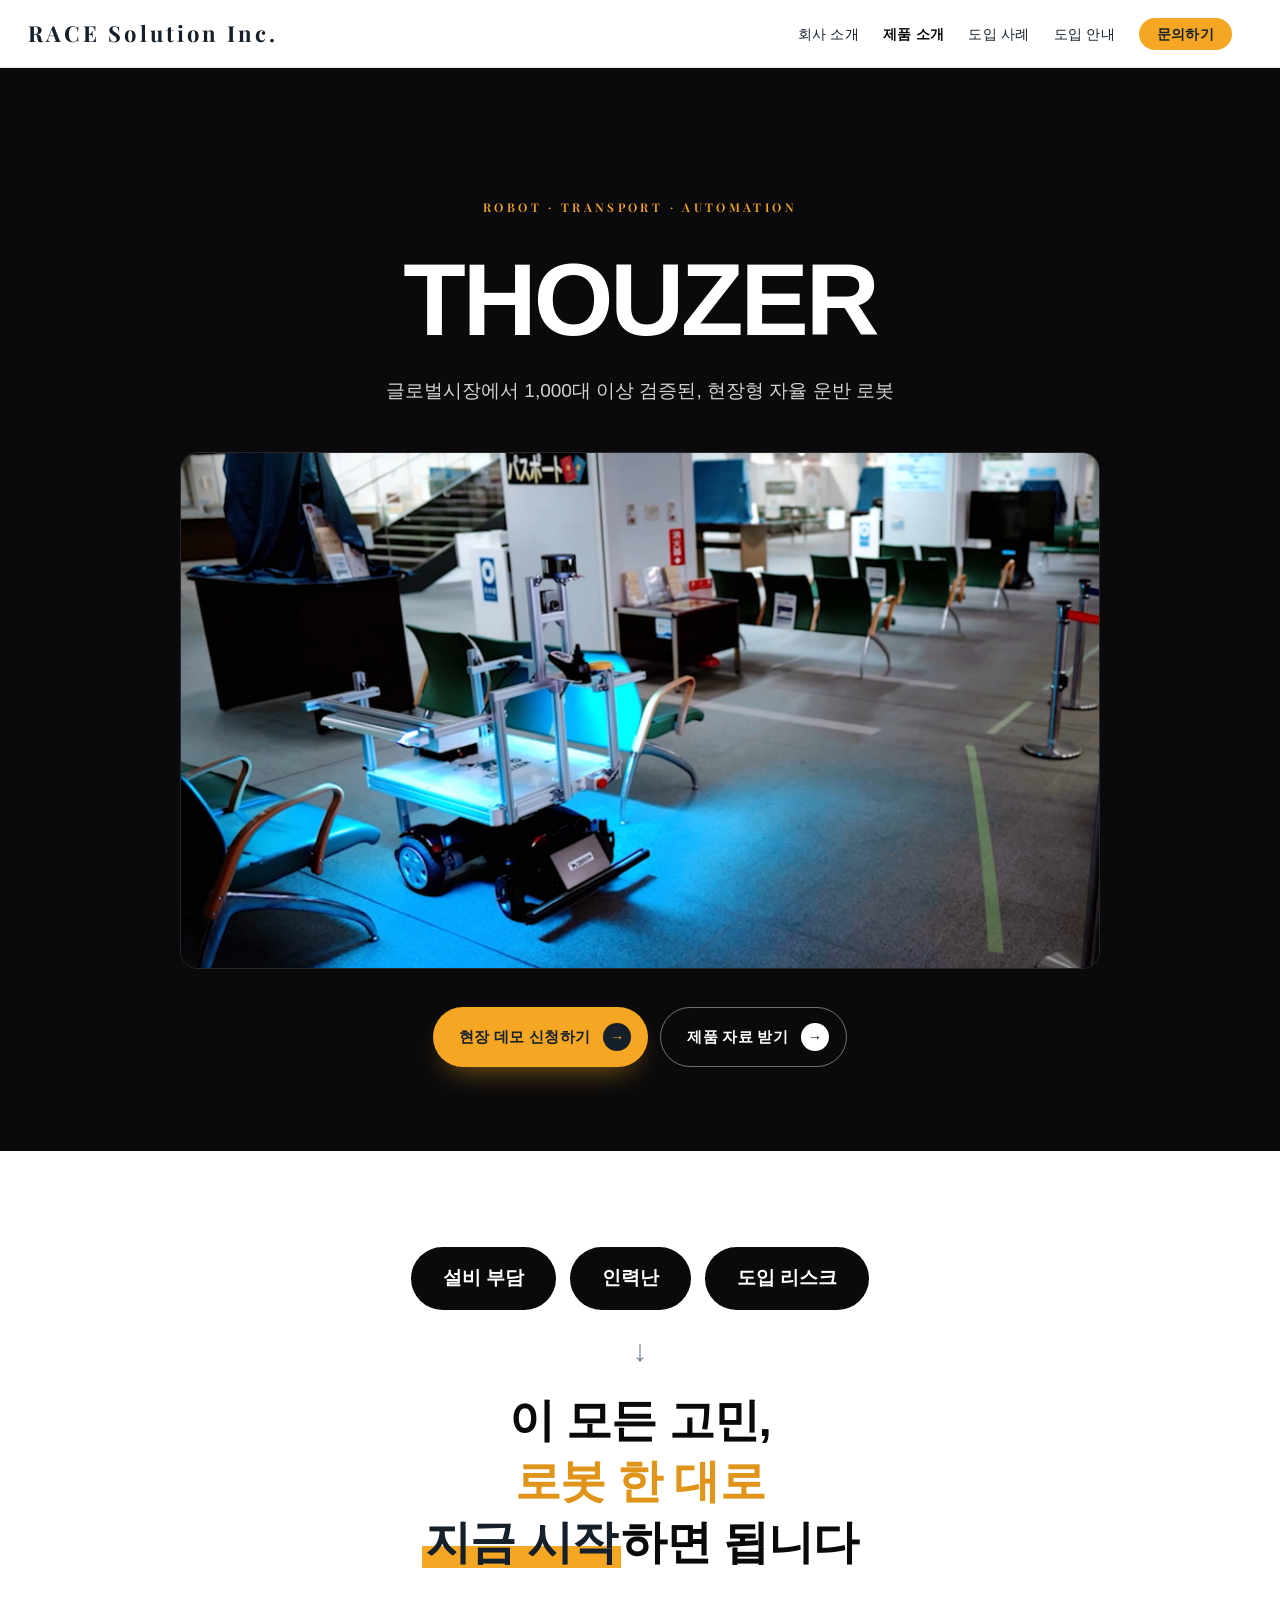
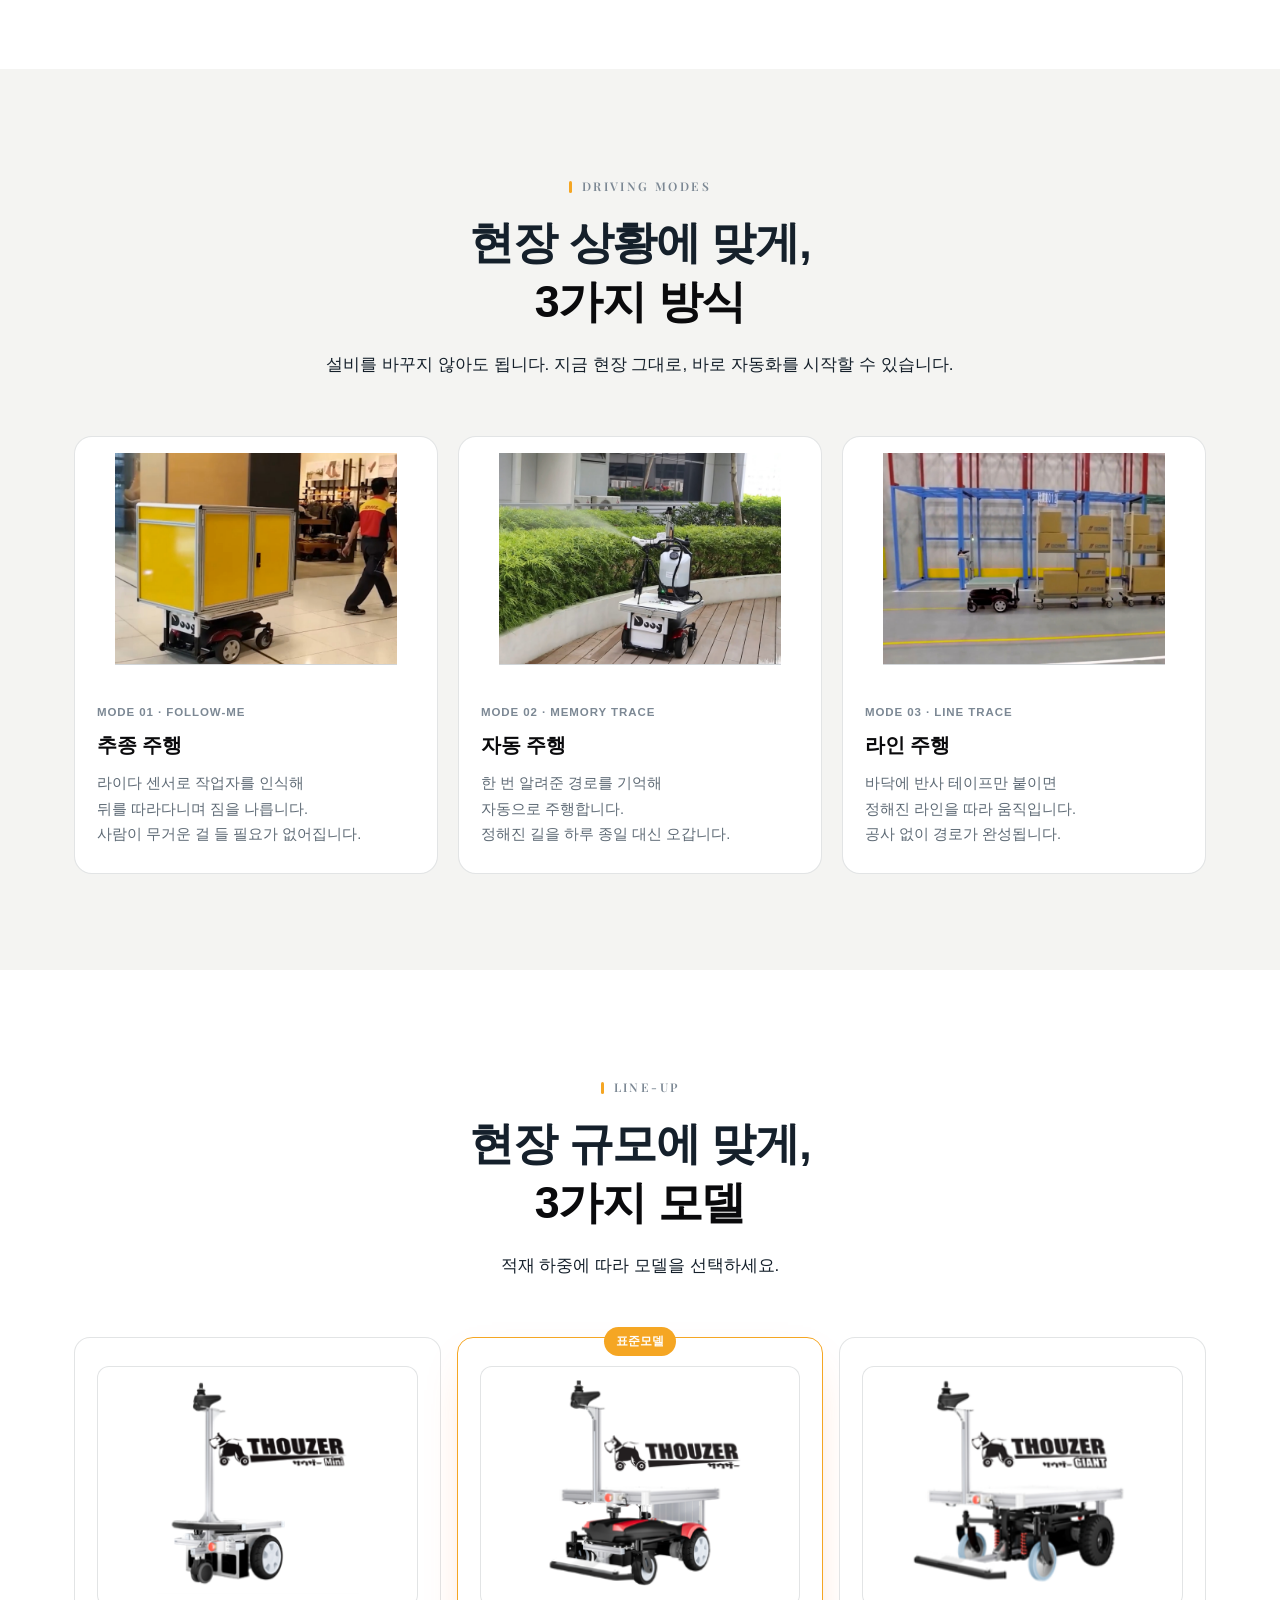
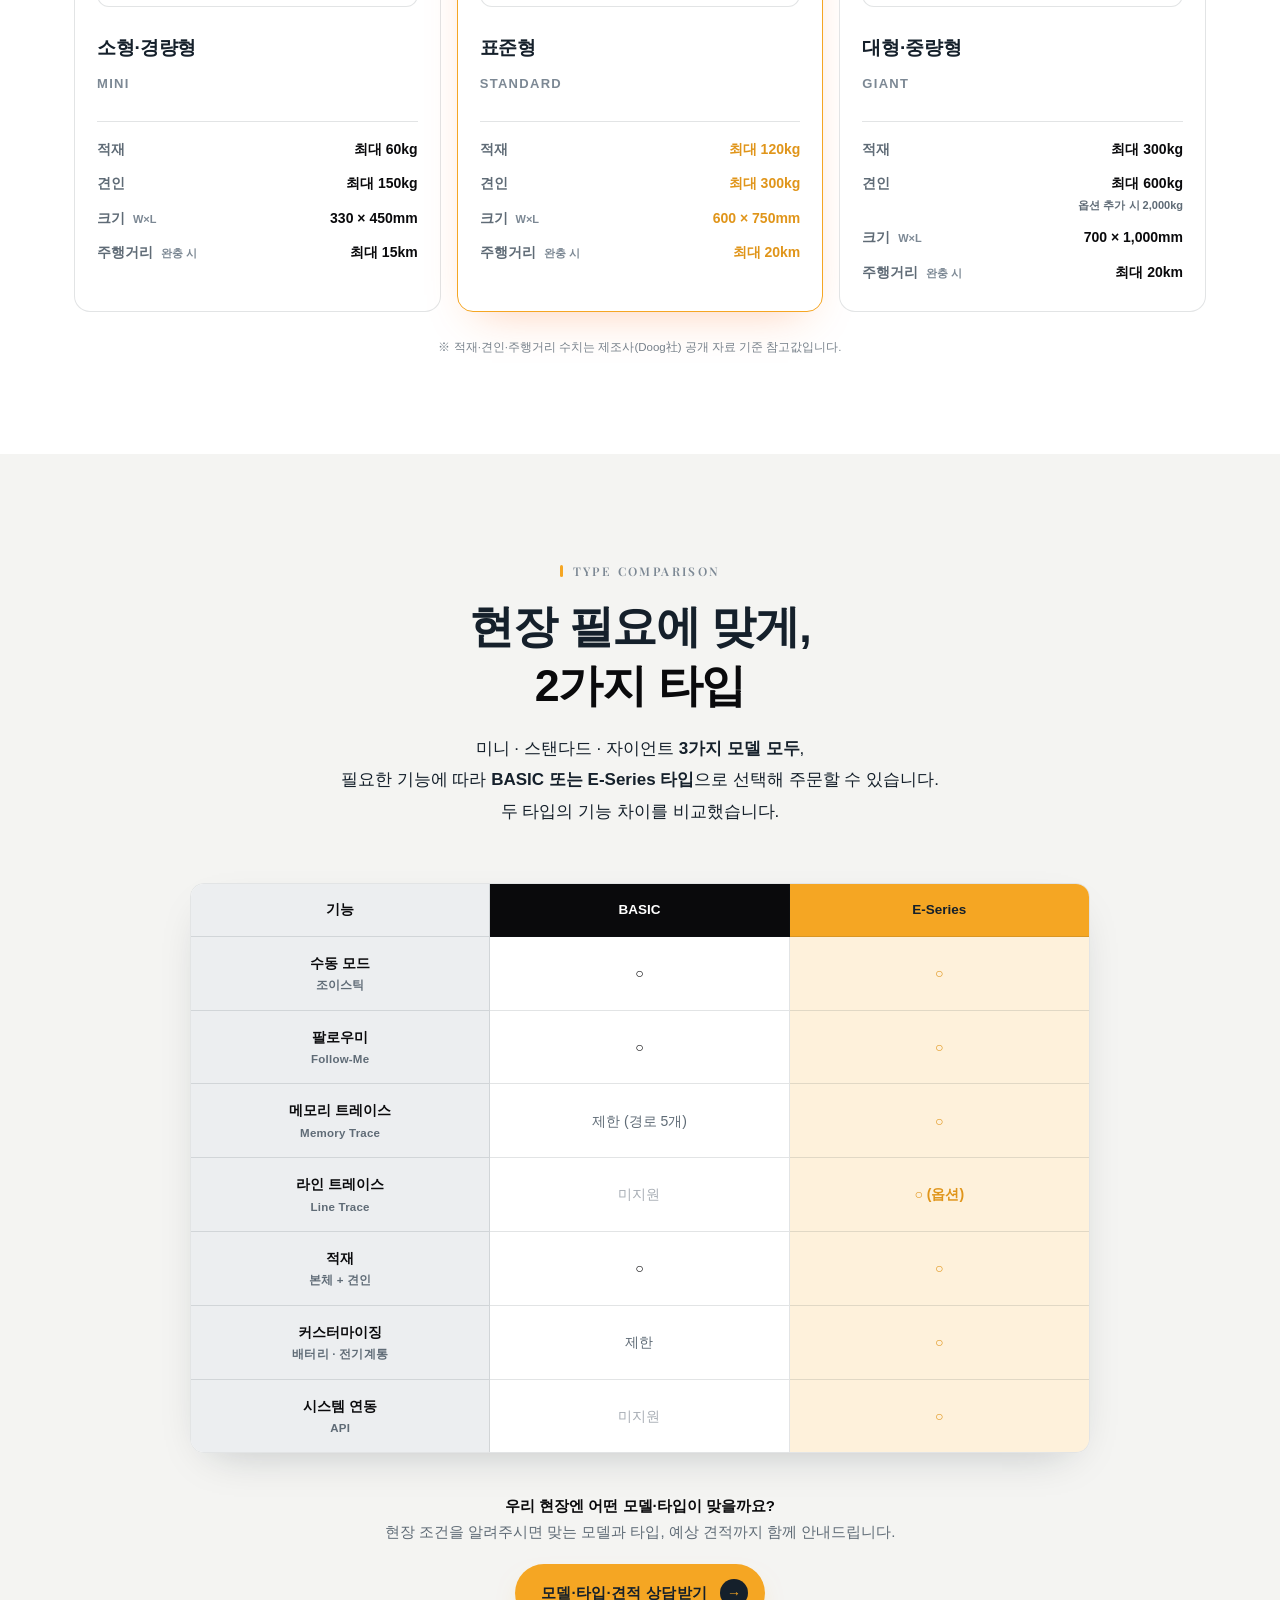
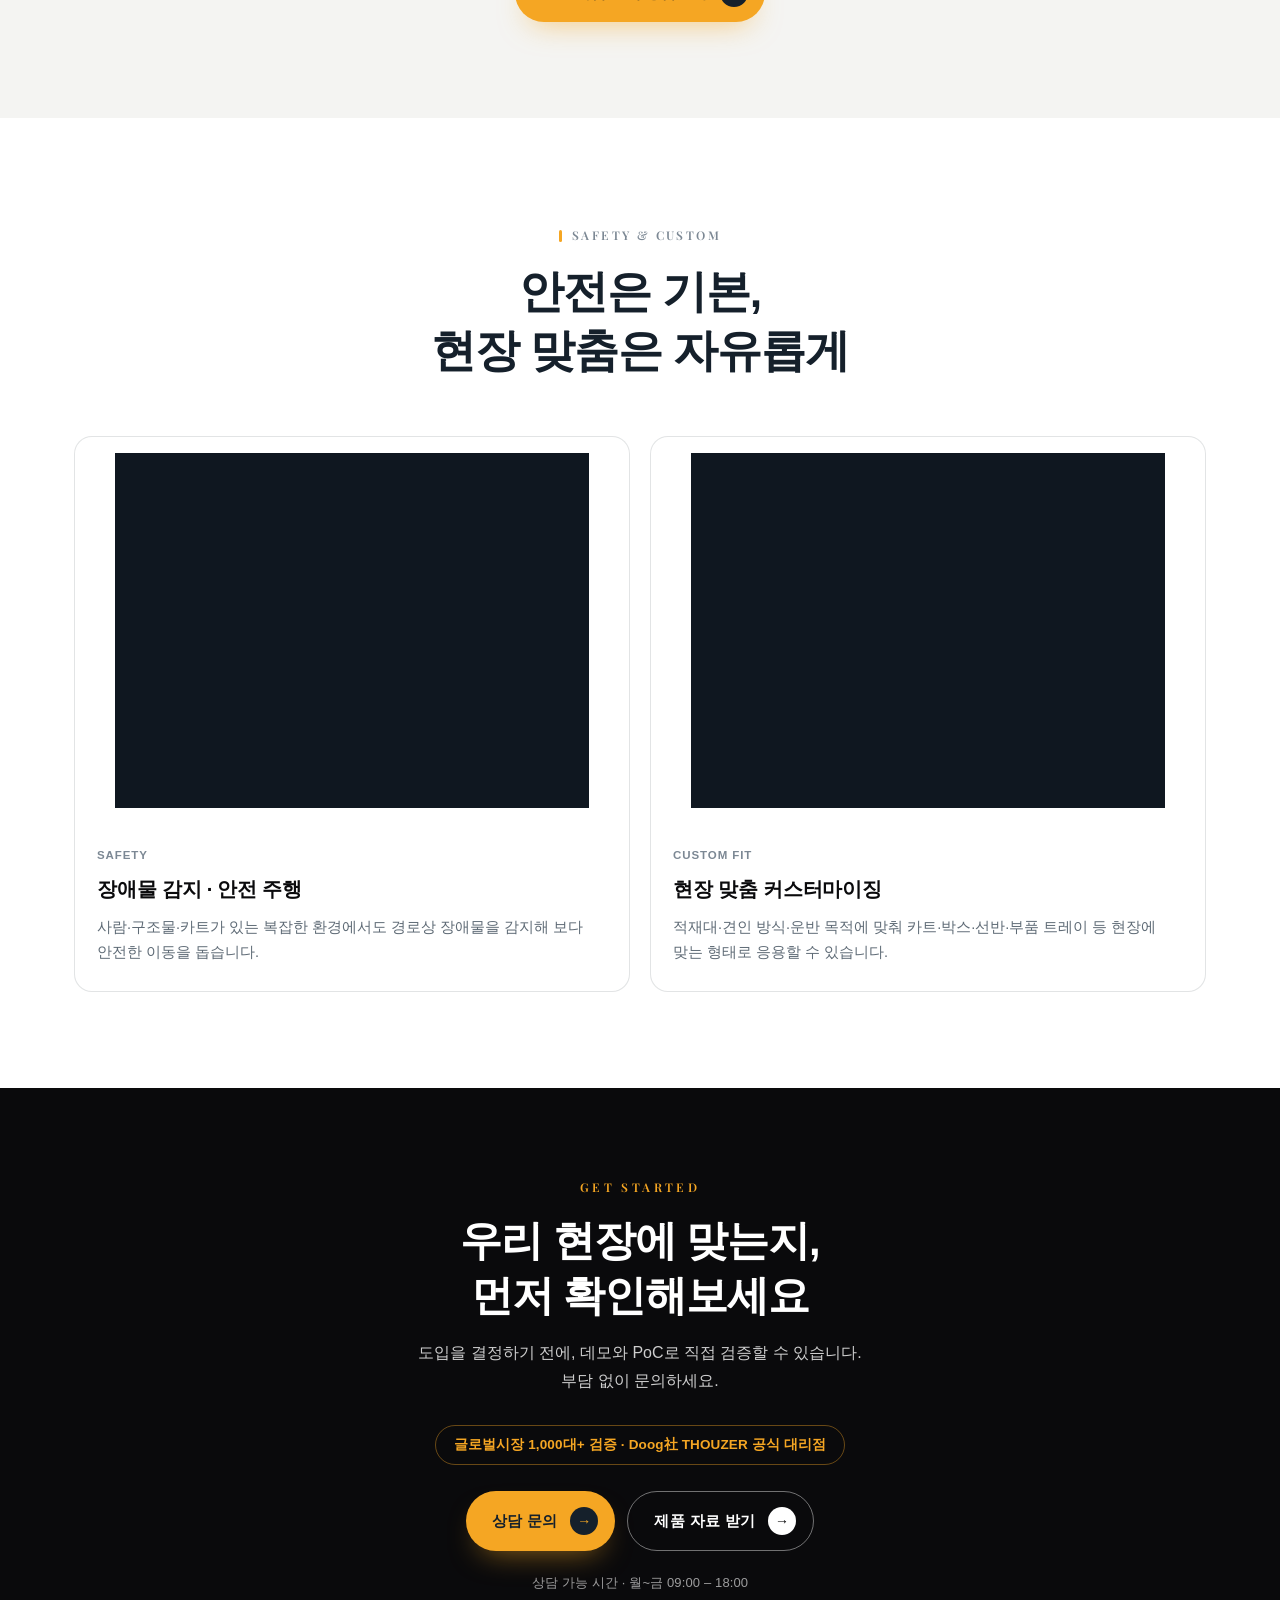
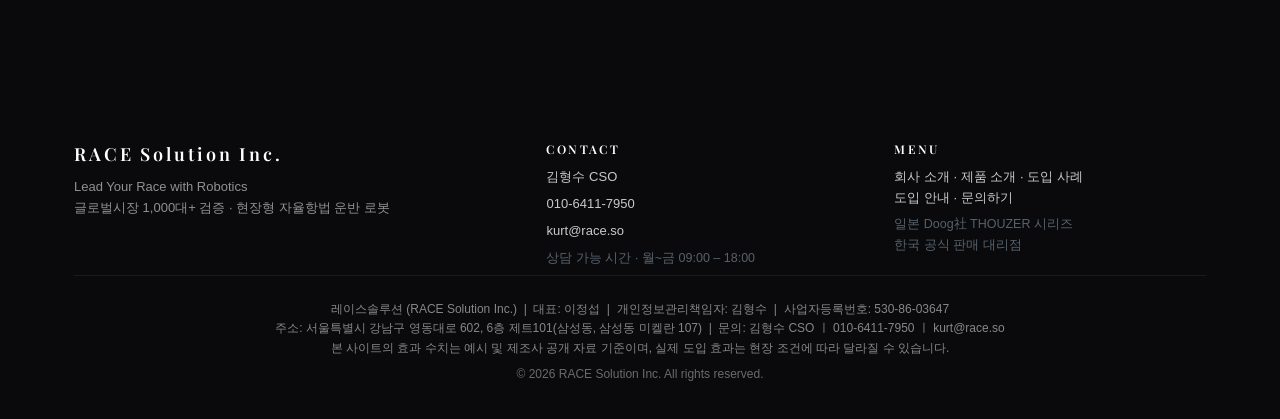
<file: product.html>
<!DOCTYPE html>
<html lang="ko">
<head>
  <meta charset="UTF-8">
  <meta name="viewport" content="width=device-width, initial-scale=1.0, viewport-fit=cover">
  <title>제품 소개 — THOUZER 협동 운반 로봇 | RACE Solution</title>
  <meta name="description" content="THOUZER는 작업자를 따라오고, 라인을 따라 주행하고, 경로를 기억해 반복 운반하는 협동 운반 로봇입니다. 3가지 주행 모드·적용 현장·모델 라인업·사양·기존 방식 비교를 확인하세요.">

  <link rel="preconnect" href="https://fonts.googleapis.com">
  <link rel="preconnect" href="https://fonts.gstatic.com" crossorigin>
  <link rel="stylesheet" href="https://fonts.googleapis.com/css2?family=Playfair+Display:wght@400;500;600&family=Noto+Serif+KR:wght@400;500;600&family=Pretendard:wght@300;400;500;600;700;800&display=swap">

  <link rel="stylesheet" href="css/base.css?v=20260708p">
  <link rel="stylesheet" href="css/custom.css?v=20260708p">
</head>
<body class="has-v3 has-v7 site-solid-header">

  <header class="v3-header">
    <a href="index.html" class="v3-logo">RACE Solution Inc.</a>
    <button class="v3-nav-toggle" type="button" aria-label="메뉴 열기" aria-expanded="false"><i></i></button>
    <nav class="v3-nav">
      <a href="company.html">회사 소개</a>
      <a href="product.html" class="is-active">제품 소개</a>
      <a href="cases.html">도입 사례</a>
      <a href="guide.html">도입 안내</a>
      <a href="contact.html" class="v3-nav-cta">문의하기</a>
    </nav>
  </header>

  <main>

    <!-- 제품 히어로 (다크) -->
    <section class="prod-hero">
      <div class="v3-container">
        <p class="v3-eyebrow">ROBOT · TRANSPORT · AUTOMATION</p>
        <h1 class="prod-hero-name">THOUZER</h1>
        <p class="prod-hero-tag">글로벌시장에서 1,000대 이상 검증된,<br class="br-mo"> 현장형 자율 운반 로봇</p>
        <figure class="prod-hero-img"><img src="image/product/hero.jpg" alt="일본 공공기관 현장에서 운반하는 THOUZER"></figure>
        <div class="prod-hero-cta">
          <a href="contact.html" class="v3-btn">현장 데모 신청하기 <span>→</span></a>
          <a href="contact.html" class="v3-btn cta-ghost">제품 자료 받기 <span>→</span></a>
        </div>
      </div>
    </section>

    <!-- 문제 → 화살표 → 솔루션 -->
    <section class="v3-section prob-flow-sec">
      <div class="v3-container-narrow">
        <div class="prob-chips">
          <span class="prob-chip">설비 부담</span>
          <span class="prob-chip">인력난</span>
          <span class="prob-chip">도입 리스크</span>
        </div>
        <div class="prob-arrow">↓</div>
        <h2 class="prob-solution">이 모든 고민,<br><span class="c-amber">로봇 한 대로</span><br><strong>지금 시작</strong>하면 됩니다</h2>
      </div>
    </section>

    <!-- 3가지 주행 모드 -->
    <section id="modes" class="v3-section modes-sec">
      <div class="v3-container">
        <header class="v3-section-head">
          <p class="v3-eyebrow">DRIVING MODES</p>
          <h2 class="v3-title">현장 상황에 맞게,<br><strong>3가지 방식</strong></h2>
          <p class="v3-lede">설비를 바꾸지 않아도 됩니다. 지금 현장 그대로,<br class="br-mo"> 바로 자동화를 시작할 수 있습니다.</p>
        </header>

        <div class="mode-grid">
          <article class="mode-card">
            <figure class="mode-img"><img src="image/mode1.jpg" alt="자동추종(Follow-Me) 모드 — 작업자를 따라 운반하는 THOUZER" loading="lazy"></figure>
            <div class="mode-body">
              <span class="mode-en">Mode 01 · Follow-Me</span>
              <h3 class="mode-title">추종 주행</h3>
              <p class="mode-desc">라이다 센서로 작업자를 인식해<br>뒤를 따라다니며 짐을 나릅니다.<br>사람이 무거운 걸 들 필요가 없어집니다.</p>
            </div>
          </article>
          <article class="mode-card">
            <figure class="mode-img"><img src="image/mode2.jpg" alt="메모리트레이스(Memory Trace) 모드 — 경로를 기억해 자동 주행하는 THOUZER" loading="lazy"></figure>
            <div class="mode-body">
              <span class="mode-en">Mode 02 · Memory Trace</span>
              <h3 class="mode-title">자동 주행</h3>
              <p class="mode-desc">한 번 알려준 경로를 기억해<br>자동으로 주행합니다.<br>정해진 길을 하루 종일 대신 오갑니다.</p>
            </div>
          </article>
          <article class="mode-card">
            <figure class="mode-img"><img src="image/mode3.jpg" alt="라인트레이스(Line Trace) 모드 — 바닥 라인을 따라 주행하는 THOUZER" loading="lazy"></figure>
            <div class="mode-body">
              <span class="mode-en">Mode 03 · Line Trace</span>
              <h3 class="mode-title">라인 주행</h3>
              <p class="mode-desc">바닥에 반사 테이프만 붙이면<br>정해진 라인을 따라 움직입니다.<br>공사 없이 경로가 완성됩니다.</p>
            </div>
          </article>
        </div>
      </div>
    </section>

    <!-- 제품 라인업 -->
    <section id="lineup" class="v3-section lineup">
      <div class="v3-container">
        <header class="v3-section-head">
          <p class="v3-eyebrow">LINE-UP</p>
          <h2 class="v3-title">현장 규모에 맞게,<br><strong>3가지 모델</strong></h2>
          <p class="v3-lede">적재 하중에 따라 모델을 선택하세요.</p>
        </header>

        <div class="lineup-tabs" role="tablist" aria-label="모델 선택">
          <button class="lineup-tab" type="button" data-model="mini">MINI</button>
          <button class="lineup-tab is-active" type="button" data-model="standard">STANDARD</button>
          <button class="lineup-tab" type="button" data-model="giant">GIANT</button>
        </div>

        <div class="lineup-grid lineup-grid-3">
          <article class="lineup-card" data-model="mini">
            <figure class="lineup-img"><img src="image/models/mini.png" alt="THOUZER MINI 소형·경량형 운반 로봇" loading="lazy"></figure>
            <p class="lineup-cat">소형·경량형</p>
            <p class="lineup-model">MINI</p>
            <ul class="lineup-specs">
              <li><span>적재</span><b>최대 60kg</b></li>
              <li><span>견인</span><b>최대 150kg</b></li>
              <li><span>크기 <em>W×L</em></span><b>330 × 450mm</b></li>
              <li><span>주행거리 <em>완충 시</em></span><b>최대 15km</b></li>
            </ul>
          </article>
          <article class="lineup-card is-featured is-active" data-model="standard">
            <span class="lineup-badge">표준모델</span>
            <figure class="lineup-img"><img src="image/models/standard.png" alt="THOUZER STANDARD 표준형 운반 로봇" loading="lazy"></figure>
            <p class="lineup-cat">표준형</p>
            <p class="lineup-model">STANDARD</p>
            <ul class="lineup-specs">
              <li><span>적재</span><b>최대 120kg</b></li>
              <li><span>견인</span><b>최대 300kg</b></li>
              <li><span>크기 <em>W×L</em></span><b>600 × 750mm</b></li>
              <li><span>주행거리 <em>완충 시</em></span><b>최대 20km</b></li>
            </ul>
          </article>
          <article class="lineup-card" data-model="giant">
            <figure class="lineup-img"><img src="image/models/giant.png" alt="THOUZER GIANT 대형·중량형 운반 로봇" loading="lazy"></figure>
            <p class="lineup-cat">대형·중량형</p>
            <p class="lineup-model">GIANT</p>
            <ul class="lineup-specs">
              <li><span>적재</span><b>최대 300kg</b></li>
              <li><span>견인</span><b>최대 600kg <em>옵션 추가 시 2,000kg</em></b></li>
              <li><span>크기 <em>W×L</em></span><b>700 × 1,000mm</b></li>
              <li><span>주행거리 <em>완충 시</em></span><b>최대 20km</b></li>
            </ul>
          </article>
        </div>
        <p class="lineup-note">※ 적재·견인·주행거리 수치는<br class="br-mo"> 제조사(Doog社) 공개 자료 기준 참고값입니다.</p>
      </div>
    </section>

    <!-- 타입별 비교 (BASIC vs E-Series) -->
    <section id="typecompare" class="v3-section typecompare">
      <div class="v3-container">
        <header class="v3-section-head">
          <p class="v3-eyebrow">TYPE COMPARISON</p>
          <h2 class="v3-title">현장 필요에 맞게,<br><strong>2가지 타입</strong></h2>
          <p class="v3-lede">미니 · 스탠다드 · 자이언트 <strong>3가지 모델 모두</strong>,<br>필요한 기능에 따라 <strong>BASIC 또는 E-Series 타입</strong>으로 선택해 주문할 수 있습니다.<br class="br-pc"><span class="lede-p2">두 타입의 기능 차이를 비교했습니다.</span></p>
        </header>

        <div class="compare-wrap">
          <table class="compare-table">
            <thead>
              <tr>
                <th class="compare-crit">기능</th>
                <th>BASIC</th>
                <th class="is-main">E-Series</th>
              </tr>
            </thead>
            <tbody>
              <tr><td class="compare-crit">수동 모드 <em>조이스틱</em></td><td class="good">○</td><td class="is-main good">○</td></tr>
              <tr><td class="compare-crit">팔로우미 <em>Follow-Me</em></td><td class="good">○</td><td class="is-main good">○</td></tr>
              <tr><td class="compare-crit">메모리 트레이스 <em>Memory Trace</em></td><td class="ok">제한 (경로 5개)</td><td class="is-main good">○</td></tr>
              <tr><td class="compare-crit">라인 트레이스 <em>Line Trace</em></td><td class="bad">미지원</td><td class="is-main good">○ (옵션)</td></tr>
              <tr><td class="compare-crit">적재 <em>본체 + 견인</em></td><td class="good">○</td><td class="is-main good">○</td></tr>
              <tr><td class="compare-crit">커스터마이징 <em>배터리 · 전기계통</em></td><td class="ok">제한</td><td class="is-main good">○</td></tr>
              <tr><td class="compare-crit">시스템 연동 <em>API</em></td><td class="bad">미지원</td><td class="is-main good">○</td></tr>
            </tbody>
          </table>
        </div>

        <div class="lineup-quote-cta">
          <p><strong>우리 현장엔 어떤 모델·타입이 맞을까요?</strong><br>현장 조건을 알려주시면 맞는 모델과 타입,<br class="br-mo"> 예상 견적까지 함께 안내드립니다.</p>
          <a href="contact.html" class="v3-btn">모델·타입·견적 상담받기 <span>→</span></a>
        </div>
      </div>
    </section>

    <!-- 안전 · 커스터마이징 -->
    <section class="v3-section safety-sec">
      <div class="v3-container">
        <header class="v3-section-head">
          <p class="v3-eyebrow">SAFETY &amp; CUSTOM</p>
          <h2 class="v3-title">안전은 기본,<br>현장 맞춤은 자유롭게</h2>
        </header>
        <div class="safety-grid">
          <article class="mode-card">
            <figure class="mode-img">
              <video class="card-video" src="video/safety.mp4" autoplay muted loop playsinline preload="auto"
                controlslist="nodownload noplaybackrate" disablepictureinpicture oncontextmenu="return false"></video>
            </figure>
            <div class="mode-body">
              <span class="mode-en">Safety</span>
              <h3 class="mode-title">장애물 감지 · 안전 주행</h3>
              <p class="mode-desc">사람·구조물·카트가 있는<br class="br-mo"> 복잡한 환경에서도 경로상 장애물을 감지해<br class="br-mo"> 보다 안전한 이동을 돕습니다.</p>
            </div>
          </article>
          <article class="mode-card">
            <figure class="mode-img">
              <video class="card-video" src="video/custom.mp4" autoplay muted loop playsinline preload="auto"
                controlslist="nodownload noplaybackrate" disablepictureinpicture oncontextmenu="return false"></video>
            </figure>
            <div class="mode-body">
              <span class="mode-en">Custom Fit</span>
              <h3 class="mode-title">현장 맞춤 커스터마이징</h3>
              <p class="mode-desc">적재대·견인 방식·운반 목적에 맞춰<br class="br-mo"> 카트·박스·선반·부품 트레이 등<br class="br-mo"> 현장에 맞는 형태로 응용할 수 있습니다.</p>
            </div>
          </article>
        </div>
      </div>
    </section>

    <!-- 최종 CTA -->
    <section id="cta-band" class="cta-band">
      <div class="v3-container-narrow">
        <p class="cta-band-eyebrow">GET STARTED</p>
        <h2 class="cta-band-title">우리 현장에 맞는지,<br>먼저 확인해보세요</h2>
        <p class="cta-band-desc">도입을 결정하기 전에,<br class="br-mo"> 데모와 PoC로 직접 검증할 수 있습니다.<br>부담 없이 문의하세요.</p>
        <p class="cta-trust"><span class="cta-trust-item">글로벌시장 1,000대+ 검증</span><span class="cta-trust-sep"> · </span><span class="cta-trust-item">Doog社 THOUZER 공식 대리점</span></p>
        <div class="cta-band-btns">
          <a href="contact.html" class="v3-btn">상담 문의 <span>→</span></a>
          <a href="contact.html" class="v3-btn cta-ghost">제품 자료 받기 <span>→</span></a>
        </div>
        <p class="cta-hours">상담 가능 시간 · 월~금 09:00 – 18:00</p>
      </div>
    </section>

  </main>

  <a href="contact.html" class="v3-sticky-cta">
    <span>현장 데모 신청하기</span>
    <svg width="14" height="14" viewBox="0 0 20 20" fill="none" stroke="currentColor" stroke-width="2" stroke-linecap="round" stroke-linejoin="round"><path d="M4 10h12M11 5l5 5-5 5"/></svg>
  </a>

  <footer class="v3-footer">
    <div class="v3-container">
      <div class="v3-footer-grid">
        <div>
          <p class="v3-footer-logo">RACE Solution Inc.</p>
          <p class="v3-footer-tag">Lead Your Race with Robotics<br>글로벌시장 1,000대+ 검증 · 현장형 자율항법 운반 로봇</p>
        </div>
        <div>
          <p class="v3-footer-heading">Contact</p>
          <p>김형수 CSO</p>
          <p><a href="tel:010-6411-7950">010-6411-7950</a></p>
          <p><a href="mailto:kurt@race.so">kurt@race.so</a></p>
          <p class="v3-footer-hours">상담 가능 시간 · 월~금 09:00 – 18:00</p>
        </div>
        <div>
          <p class="v3-footer-heading">Menu</p>
          <p><a href="company.html">회사 소개</a> · <a href="product.html">제품 소개</a> · <a href="cases.html">도입 사례</a><br><a href="guide.html">도입 안내</a> · <a href="contact.html">문의하기</a></p>
          <p class="v3-footer-partner">일본 Doog社 THOUZER 시리즈<br>한국 공식 판매 대리점</p>
        </div>
      </div>
      <p class="v3-footer-biz">레이스솔루션 (RACE Solution Inc.) &nbsp;|&nbsp; 대표: 이정섭 &nbsp;|&nbsp; 개인정보관리책임자: 김형수 &nbsp;|&nbsp; 사업자등록번호: 530-86-03647<br>주소: 서울특별시 강남구 영동대로 602, 6층 제트101(삼성동, 삼성동 미켈란 107) &nbsp;|&nbsp; 문의: 김형수 CSO ㅣ 010-6411-7950 ㅣ kurt@race.so<br>본 사이트의 효과 수치는 예시 및 제조사 공개 자료 기준이며, 실제 도입 효과는 현장 조건에 따라 달라질 수 있습니다.</p>
      <p class="v3-footer-copy">&copy; 2026 RACE Solution Inc. All rights reserved.</p>
    </div>
  </footer>

  <script src="js/config.js"></script>
  <script src="js/interactions.js"></script>
  <script>
  document.querySelector('.v3-sticky-cta')?.classList.add('is-visible');
  /* SAFETY/CUSTOM 영상 — 재인코딩본(깨끗한 파일) 네이티브 반복 + 가벼운 안전망 */
  (() => {
    const vids = Array.from(document.querySelectorAll('.safety-grid video'));
    vids.forEach(v => {
      v.muted = true;
      v.loop = true;
      v.setAttribute('playsinline', '');
      const play = () => { try { const p = v.play(); if (p && p.catch) p.catch(() => {}); } catch (e) {} };
      play();
      // native loop이 실패할 때만 작동하는 안전망
      v.addEventListener('ended', () => { try { v.currentTime = 0; } catch (e) {} play(); });
    });
  })();
  /* LINE-UP 모바일 모델 탭 — 선택 모델 카드 1개만 노출(기본 STANDARD) */
  (() => {
    const tabs = Array.from(document.querySelectorAll('.lineup-tab'));
    const cards = Array.from(document.querySelectorAll('.lineup-grid-3 .lineup-card'));
    if (!tabs.length || !cards.length) return;
    tabs.forEach(tab => {
      tab.addEventListener('click', () => {
        const model = tab.dataset.model;
        tabs.forEach(t => t.classList.toggle('is-active', t === tab));
        cards.forEach(c => c.classList.toggle('is-active', c.dataset.model === model));
      });
    });
  })();
  </script>
</body>
</html>
</file>
<file: css/base.css>
/* ============================================================
   base.css — 랜딩 디자인 시스템 (실제 v7 라이브 CSS 결합본)
   로드 순서대로 합침: landing-v2 → landing-v3 → landing-v5 → landing-v7
   --------------------------------------------------------------
   ★ 톤 바꾸기: 아래 :root 변수만 교체하면 전체 색이 바뀐다.
     - 메인 디자인 토큰(v3):  --v3-accent(포인트) / --v3-bg(배경) / --v3-text(글자)
     - 폼 디자인 토큰(v2):    --color-accent / --color-bg / --color-text
       (단계형 폼 step-form.html 은 v2 토큰을 쓰므로 폼 색도 바꾸려면 여기 수정)
   ★ 폰트: Playfair Display(영문 라벨) / Noto Serif KR(제목) / Pretendard(본문)
   ★ body 에 class="has-v3 has-v7" 를 줘야 v7 오버라이드가 적용된다.
   ============================================================ */


/* ===== landing-v2.css ===== */
/* ============================================================
   ROI STUDIO Landing v2
   디자인 토큰: 아이보리 + 샴페인골드 / Playfair + Pretendard
   ============================================================ */

.br-mobile { display: none; }
@media (max-width: 768px) {
  .br-mobile { display: inline; }
}

:root {
  --color-bg:        #faf8f5;
  --color-bg-alt:    #ffffff;
  --color-text:      #1a1a1a;
  --color-text-sub:  #707070;
  --color-accent:    #b8936a;
  --color-line:      #e5e0d8;

  --font-heading: 'Playfair Display', 'Noto Serif KR', serif;
  --font-body:    'Pretendard', -apple-system, BlinkMacSystemFont, 'Segoe UI', sans-serif;
  --ls-caps:      0.15em;

  --space-section: clamp(4rem, 10vw, 8rem);
  --space-block:   clamp(2rem, 5vw, 4rem);
  --container-max: 1280px;
}

/* Reset ------------------------------------------------------ */
*, *::before, *::after { box-sizing: border-box; }
html { -webkit-text-size-adjust: 100%; scroll-behavior: smooth; }
body {
  margin: 0;
  font-family: var(--font-body);
  font-weight: 400;
  font-size: 16px;
  line-height: 1.7;
  color: var(--color-text);
  background: var(--color-bg);
  -webkit-font-smoothing: antialiased;
  -moz-osx-font-smoothing: grayscale;
}
img { max-width: 100%; display: block; }
a { color: inherit; text-decoration: none; }
button { font-family: inherit; cursor: pointer; }
fieldset { border: 0; padding: 0; margin: 0; }
legend { padding: 0; }
[hidden] { display: none !important; }

/* Layout ----------------------------------------------------- */
.v2-container {
  width: 100%;
  max-width: var(--container-max);
  margin: 0 auto;
  padding: 0 24px;
}
.v2-container-narrow {
  width: 100%;
  max-width: 720px;
  margin: 0 auto;
  padding: 0 24px;
}

/* Header ----------------------------------------------------- */
.v2-header {
  position: sticky;
  top: 0;
  z-index: 50;
  background: rgba(250, 248, 245, 0.92);
  backdrop-filter: blur(12px);
  -webkit-backdrop-filter: blur(12px);
  border-bottom: 1px solid var(--color-line);
}
.v2-header .v2-container {
  display: flex;
  align-items: center;
  justify-content: space-between;
  padding-top: 18px;
  padding-bottom: 18px;
}
.v2-logo {
  display: inline-flex;
  align-items: center;
  color: var(--color-text);
}
.v2-logo img {
  height: 40px;
  width: auto;
  display: block;
}
@media (max-width: 768px) {
  .v2-logo img { height: 30px; }
}
.v2-header-cta {
  display: inline-flex;
  align-items: center;
  font-size: 14px;
  font-weight: 500;
  color: var(--color-text);
  border-bottom: 1px solid var(--color-text);
  padding-bottom: 2px;
  transition: color 0.2s, border-color 0.2s;
}
.v2-header-cta:hover {
  color: var(--color-accent);
  border-color: var(--color-accent);
}
@media (max-width: 640px) {
  .v2-header-cta { font-size: 13px; }
}

/* Buttons ---------------------------------------------------- */
.v2-btn {
  display: inline-flex;
  align-items: center;
  justify-content: center;
  font-family: var(--font-body);
  font-size: 15px;
  font-weight: 500;
  padding: 14px 32px;
  border-radius: 0;
  border: 1px solid transparent;
  cursor: pointer;
  transition: background 0.2s, color 0.2s, border-color 0.2s;
  letter-spacing: 0.02em;
}
.v2-btn-primary {
  background: #fff5f3;
  color: #1a1a1a;
  border: 1px solid #d4a5a5;
  border-radius: 999px;
  padding: 14px 36px;
  letter-spacing: 0.02em;
  transition: background 0.2s ease, color 0.2s ease, border-color 0.2s ease;
}
.v2-btn-primary:hover {
  background: #d4a5a5;
  color: #fff;
  border-color: #d4a5a5;
}
.v2-btn-outline {
  background: transparent;
  color: var(--color-text);
  border-color: var(--color-text);
}
.v2-btn-outline:hover {
  background: var(--color-text);
  color: var(--color-bg-alt);
}

/* Section common --------------------------------------------- */
.v2-section { padding: var(--space-section) 0; }
.v2-section + .v2-section { border-top: 1px solid var(--color-line); }
.v2-section-head { margin-bottom: var(--space-block); }
.v2-section-head-center { text-align: center; }
.v2-section-title {
  font-family: var(--font-heading);
  font-size: clamp(1.75rem, 4vw, 2.75rem);
  font-weight: 500;
  line-height: 1.35;
  margin: 0 0 24px;
  letter-spacing: -0.01em;
  color: var(--color-text);
}
.v2-section-lede {
  font-size: 16px;
  line-height: 1.85;
  color: var(--color-text-sub);
  margin: 0 0 16px;
}
.v2-section-lede:last-child { margin-bottom: 0; }

/* Hero ------------------------------------------------------- */
.v2-hero {
  position: relative;
  height: 100vh;
  height: 100svh;
  min-height: 640px;
  max-height: 1000px;
  overflow: hidden;
}
.v2-hero-image { position: absolute; inset: 0; }
.v2-hero-image img {
  width: 100%;
  height: 100%;
  object-fit: cover;
  object-position: center 30%;
  filter: none;
}
.v2-hero-image::after {
  content: '';
  position: absolute;
  inset: 0;
  background: linear-gradient(to bottom, rgba(0, 0, 0, 0) 35%, rgba(0, 0, 0, 0.35) 60%, rgba(0, 0, 0, 0.65) 80%, rgba(0, 0, 0, 0.88) 100%);
  pointer-events: none;
}
.v2-hero-content {
  position: absolute;
  inset: 0;
  display: flex;
  align-items: flex-end;
  padding-bottom: clamp(60px, 10vh, 100px);
  z-index: 1;
}
.v2-hero-content .v2-container-narrow {
  text-align: center;
}
.v2-hero-headline .hero-mobile { display: none; }
.v2-hero-headline .hero-pc { display: inline; }
@media (max-width: 768px) {
  .v2-hero-headline .hero-mobile { display: inline; }
  .v2-hero-headline .hero-pc { display: none; }
}
.v2-hero-headline {
  font-family: var(--font-heading);
  font-size: clamp(1.75rem, 4.5vw, 3rem);
  font-weight: 500;
  line-height: 1.4;
  color: #fff;
  margin: 0 0 20px;
  letter-spacing: -0.01em;
  text-shadow: 0 2px 28px rgba(0,0,0,0.55), 0 1px 4px rgba(0,0,0,0.35);
}
.v2-hero-sub {
  font-size: 17px;
  line-height: 1.85;
  color: rgba(255,255,255,0.95);
  margin: 0 0 36px;
  text-shadow: 0 2px 20px rgba(0,0,0,0.55), 0 1px 4px rgba(0,0,0,0.35);
}
.v2-hero-line { display: block; white-space: nowrap; }
@media (max-width: 768px) {
  .v2-hero-headline { font-size: clamp(1.2rem, 5.6vw, 1.8rem); line-height: 1.5; }
  .v2-hero-sub { font-size: 14.5px; line-height: 1.75; }
}
.v2-hero .v2-btn-primary {
  background: #fff5f3;
  color: #1a1a1a;
  border-color: rgba(255, 255, 255, 0.7);
}
.v2-hero .v2-btn-primary:hover {
  background: #d4a5a5;
  color: #fff;
  border-color: #d4a5a5;
}
.v2-hero-cta-btn {
  font-size: 13.5px;
  padding: 10px 24px;
}

/* PC: 좌하단 코너 배치 (Jacquemus / Burberry 스타일) ---- */
@media (min-width: 769px) {
  .v2-hero-image img { object-position: center 22%; }
  .v2-hero-content {
    justify-content: flex-start;
    padding-bottom: clamp(44px, 6vh, 72px);
  }
  .v2-hero-content .v2-container-narrow {
    text-align: left;
    max-width: 580px;
    margin: 0;
    padding-left: clamp(40px, 6vw, 80px);
    padding-right: 24px;
  }
  .v2-hero-headline {
    font-size: clamp(2.2rem, 3.7vw, 2.95rem);
    line-height: 1.4;
  }
}

/* Mood Intro ------------------------------------------------- */
.v2-mood-grid {
  display: grid;
  grid-template-columns: repeat(3, 1fr);
  gap: 12px;
}
.v2-mood-tile { margin: 0; }
.v2-mood-tile img {
  width: 100%;
  aspect-ratio: 3 / 4;
  object-fit: cover;
}
@media (max-width: 640px) {
  .v2-mood-grid { grid-template-columns: repeat(2, 1fr); gap: 8px; }
}

/* Empathy ---------------------------------------------------- */
.v2-empathy-grid {
  display: grid;
  grid-template-columns: 1fr 1fr;
  gap: 64px;
  align-items: stretch;
  margin-bottom: 64px;
}
.v2-empathy-photo {
  margin: 0;
  position: relative;
  overflow: hidden;
  border-radius: 4px;
  min-height: 0;
}
.v2-empathy-photo img {
  position: absolute;
  inset: 0;
  width: 100%;
  height: 100%;
  object-fit: cover;
  display: block;
}
.v2-empathy-bubbles {
  display: flex;
  flex-direction: column;
  gap: 20px;
}
.v2-empathy-bubble {
  position: relative;
  background: #f5f1ea;
  padding: 22px 28px;
  border-radius: 18px;
  font-size: 16px;
  line-height: 1.7;
  color: var(--color-text);
  align-self: flex-start;
  max-width: 92%;
  opacity: 0;
  transform: translateY(12px);
  transition: opacity 0.6s ease, transform 0.6s ease;
}
.v2-empathy-bubble.is-visible {
  opacity: 1;
  transform: translateY(0);
}
.v2-empathy-bubble p { margin: 0; }
.v2-highlight {
  position: relative;
  background: none;
  color: inherit;
  font-weight: 500;
  display: inline-block;
}
.v2-highlight::after {
  content: '';
  position: absolute;
  left: 0;
  bottom: -2px;
  width: 0;
  height: 2px;
  background: #d4a5a5;
  border-radius: 2px;
  transition: width 0.9s cubic-bezier(0.22, 1, 0.36, 1) 0.25s;
}
.v2-empathy-bubble.is-visible .v2-highlight::after,
.v2-mood-intro.is-visible .v2-highlight::after {
  width: 100%;
}
.v2-mood-intro .v2-highlight:nth-of-type(1)::after { transition-delay: 0.2s; }
.v2-mood-intro .v2-highlight:nth-of-type(2)::after { transition-delay: 0.5s; }
.v2-mood-intro .v2-highlight:nth-of-type(3)::after { transition-delay: 0.8s; }
.v2-empathy-bubble::before {
  content: '';
  position: absolute;
  left: -10px;
  top: 26px;
  width: 0;
  height: 0;
  border-style: solid;
  border-width: 8px 12px 8px 0;
  border-color: transparent #f5f1ea transparent transparent;
}
.v2-empathy-bubble.is-right {
  align-self: flex-end;
}
.v2-empathy-bubble.is-right::before {
  left: auto;
  right: -10px;
  border-width: 8px 0 8px 12px;
  border-color: transparent transparent transparent #f5f1ea;
}
.v2-empathy-lede {
  margin: 64px auto 8px;
  text-align: center;
  opacity: 0;
  transform: translateY(12px);
  transition: opacity 0.6s ease, transform 0.6s ease;
}
.v2-empathy-lede.is-visible {
  opacity: 1;
  transform: translateY(0);
}
.v2-empathy-conclusion {
  margin: 8px auto 0;
  font-family: inherit;
  font-size: 16px;
  line-height: 1.85;
  color: var(--color-text-sub);
  text-align: center;
  opacity: 0;
  transform: translateY(12px);
  transition: opacity 0.6s ease, transform 0.6s ease;
}
.v2-empathy-conclusion.is-visible {
  opacity: 1;
  transform: translateY(0);
}
.v2-empathy-conclusion strong { font-weight: 600; }
@media (max-width: 768px) {
  .v2-empathy-grid {
    grid-template-columns: 1fr;
    gap: 32px;
  }
  .v2-empathy-photo { order: 2; position: static; overflow: visible; }
  .v2-empathy-photo img { position: static; aspect-ratio: 3 / 4; height: auto; }
  .v2-empathy-bubbles { order: 1; }
  .v2-empathy-bubble { max-width: 85%; }
}
.v2-empathy-note {
  margin-top: 80px;
  text-align: center;
  font-family: var(--font-heading);
  font-size: clamp(1.125rem, 2.5vw, 1.5rem);
  font-weight: 500;
  line-height: 1.5;
  color: var(--color-accent);
}
.v2-empathy-note strong {
  font-weight: 600;
}

/* Portfolio (6 moods) --------------------------------------- */
.v2-mood-block { margin-top: var(--space-block); }
.v2-mood-block:first-of-type { margin-top: var(--space-block); }
.v2-mood-head { text-align: center; margin-bottom: 32px; }
.v2-mood-label {
  display: inline-block;
  font-family: var(--font-heading);
  font-size: 14px;
  font-weight: 600;
  letter-spacing: 0.22em;
  color: var(--color-accent);
  margin: 0 0 14px;
  padding: 6px 16px;
  text-transform: uppercase;
  border: 1px solid rgba(184, 147, 106, 0.4);
  border-radius: 999px;
  background: rgba(184, 147, 106, 0.06);
}
.v2-mood-title {
  font-family: var(--font-heading);
  font-size: clamp(1.25rem, 2.5vw, 1.625rem);
  font-weight: 500;
  margin: 0;
  color: var(--color-text);
}
.v2-mood-slider {
  position: relative;
}
.v2-mood-photos {
  display: flex;
  gap: 16px;
  overflow-x: auto;
  scroll-snap-type: x mandatory;
  scrollbar-width: none;
  -ms-overflow-style: none;
  -webkit-overflow-scrolling: touch;
  touch-action: pan-x pan-y;
  cursor: grab;
  user-select: none;
}
.v2-mood-photos.is-grabbing {
  cursor: grabbing;
  scroll-snap-type: none;
}
.v2-mood-photos figure { cursor: zoom-in; }
.v2-mood-photos.is-grabbing figure { cursor: grabbing; }
.v2-mood-photos img { -webkit-user-drag: none; user-drag: none; pointer-events: none; }

/* Lightbox */
.v2-lightbox {
  position: fixed;
  inset: 0;
  z-index: 9999;
  background: rgba(0, 0, 0, 0.92);
  display: flex;
  align-items: center;
  justify-content: center;
  padding: 40px;
  cursor: zoom-out;
  animation: v2LbFade 0.2s ease;
}
.v2-lightbox img {
  max-width: 100%;
  max-height: 100%;
  object-fit: contain;
  user-select: none;
  -webkit-user-drag: none;
}
.v2-lightbox-close {
  position: absolute;
  top: 24px;
  right: 24px;
  width: 44px;
  height: 44px;
  background: transparent;
  border: 1px solid rgba(255, 255, 255, 0.4);
  color: #fff;
  font-size: 22px;
  line-height: 1;
  border-radius: 50%;
  cursor: pointer;
  transition: background 0.2s;
}
.v2-lightbox-close:hover { background: rgba(255, 255, 255, 0.12); }
@keyframes v2LbFade {
  from { opacity: 0; }
  to { opacity: 1; }
}
.v2-mood-photos::-webkit-scrollbar { display: none; }
.v2-mood-photos figure {
  margin: 0;
  flex: 0 0 calc((100% - 32px) / 3);
  scroll-snap-align: start;
  position: relative;
  aspect-ratio: 3 / 4;
  overflow: hidden;
  background: #f5f1ea;
}
.v2-mood-photos figure::before {
  content: '';
  position: absolute;
  inset: 0;
  background-image: var(--bg-img);
  background-size: cover;
  background-position: center;
  filter: blur(28px) brightness(0.95);
  transform: scale(1.2);
  z-index: 0;
  opacity: 0;
  transition: opacity 0.2s;
}
.v2-mood-photos figure.is-landscape::before { opacity: 1; }
.v2-mood-photos img {
  position: relative;
  z-index: 1;
  width: 100%;
  height: 100%;
  object-fit: cover;
  display: block;
}
.v2-mood-photos figure.is-landscape img {
  object-fit: contain;
}
.v2-mood-arrow {
  position: absolute;
  top: 50%;
  transform: translateY(-50%);
  z-index: 2;
  width: 44px;
  height: 44px;
  border: none;
  border-radius: 50%;
  background: rgba(255, 255, 255, 0.92);
  color: #333;
  font-size: 22px;
  font-family: 'Playfair Display', serif;
  line-height: 1;
  cursor: pointer;
  display: flex;
  align-items: center;
  justify-content: center;
  box-shadow: 0 2px 12px rgba(0, 0, 0, 0.12);
  transition: background 0.2s, opacity 0.2s;
}
.v2-mood-arrow:hover { background: #fff; }
.v2-mood-arrow-prev { left: -22px; }
.v2-mood-arrow-next { right: -22px; }
.v2-mood-arrow.is-disabled {
  opacity: 0;
  pointer-events: none;
}
@media (max-width: 768px) {
  .v2-mood-photos { gap: 12px; overscroll-behavior-x: contain; }
  .v2-mood-photos figure { flex: 0 0 100%; scroll-snap-stop: always; }
  .v2-mood-arrow { display: none; }
  .v2-mood-title { font-size: 1.05rem; line-height: 1.45; }
}
.v2-mood-footer {
  text-align: center;
  margin-top: 64px;
  font-family: var(--font-heading);
  font-size: clamp(1rem, 2vw, 1.25rem);
  line-height: 1.7;
  color: var(--color-text);
}

/* Method ----------------------------------------------------- */
.v2-method-list {
  list-style: none;
  margin: 0;
  padding: 0;
  display: grid;
  grid-template-columns: repeat(3, 1fr);
  gap: 48px;
}
.v2-method-declaration {
  text-align: center;
  font-family: var(--font-heading);
  font-size: clamp(1.125rem, 2.5vw, 1.5rem);
  font-weight: 500;
  line-height: 1.65;
  color: var(--color-accent);
  margin: 0 0 32px;
}
.v2-method-detail {
  text-align: center;
  font-size: 15px;
  line-height: 2;
  color: var(--color-text-sub);
  margin: 0 0 16px;
}

/* Distinction (로이만의 차별점) ------------------------------ */
.v2-distinction {
  background: var(--color-bg-alt);
}
.v2-distinction-eyebrow {
  font-family: var(--font-heading);
  font-size: 12px;
  font-weight: 600;
  letter-spacing: 0.28em;
  color: var(--color-accent);
  margin: 0 0 14px;
  text-transform: uppercase;
}
.v2-distinction-list {
  list-style: none;
  margin: 0;
  padding: 0;
  display: grid;
  grid-template-columns: repeat(3, 1fr);
  gap: 24px;
}
.v2-distinction-item {
  position: relative;
  padding: 36px 30px 32px;
  background: #fdfaf6;
  border: 1px solid rgba(110, 90, 70, 0.16);
  border-radius: 22px;
  display: grid;
  grid-template-columns: auto 1fr;
  column-gap: 14px;
  row-gap: 14px;
  align-items: center;
  transition: transform 0.35s ease, box-shadow 0.35s ease, border-color 0.35s ease;
}
.v2-distinction-item:hover {
  transform: translateY(-3px);
  box-shadow: 0 14px 36px rgba(110, 90, 70, 0.08);
  border-color: rgba(110, 90, 70, 0.24);
}
.v2-distinction-num {
  display: inline-block;
  font-family: var(--font-heading);
  font-size: 12px;
  font-weight: 600;
  letter-spacing: 0.18em;
  color: var(--color-accent);
  margin: 0;
  padding: 0;
  background: none;
  border: none;
  align-self: center;
}
.v2-distinction-title {
  font-family: var(--font-heading);
  font-size: clamp(1.0625rem, 1.5vw, 1.2rem);
  font-weight: 500;
  line-height: 1.5;
  margin: 0;
  color: var(--color-text);
}
.v2-distinction-desc {
  grid-column: 1 / -1;
  font-size: 14px;
  line-height: 1.85;
  color: var(--color-text-sub);
  margin: 0;
  word-break: keep-all;
}
@media (max-width: 768px) {
  .v2-distinction-list { grid-template-columns: 1fr; gap: 14px; }
  .v2-distinction-item { padding: 28px 24px 24px; border-radius: 18px; }
}
.v2-method-list li { text-align: center; }
.v2-method-num {
  display: block;
  font-family: var(--font-heading);
  font-size: 14px;
  letter-spacing: var(--ls-caps);
  color: var(--color-accent);
  margin-bottom: 20px;
}
.v2-method-title {
  font-family: var(--font-heading);
  font-size: 22px;
  font-weight: 500;
  margin: 0 0 20px;
}
.v2-method-list p {
  font-size: 15px;
  line-height: 1.85;
  color: var(--color-text-sub);
  margin: 0;
}
@media (max-width: 768px) {
  .v2-method-list { grid-template-columns: 1fr; gap: 40px; }
}

/* Philosophy ------------------------------------------------- */
.v2-philosophy { background: var(--color-bg-alt); }
.v2-philosophy-body {
  text-align: center;
  font-size: 16px;
  line-height: 1.95;
  color: var(--color-text);
}
.v2-philosophy-body p { margin: 0 0 24px; }
.v2-philosophy-quote {
  margin-top: 48px;
  text-align: center;
  font-family: var(--font-heading);
  font-size: clamp(1.25rem, 3vw, 1.75rem);
  font-weight: 500;
  line-height: 1.5;
  color: var(--color-accent);
}

/* System ----------------------------------------------------- */
.v2-system-points {
  list-style: none;
  margin: 0 auto var(--space-block);
  padding: 0;
  max-width: 720px;
  text-align: center;
}
.v2-system-points li {
  font-size: 16px;
  line-height: 1.85;
  padding: 18px 0;
  border-top: 1px solid var(--color-line);
}
.v2-system-points li:last-child { border-bottom: 1px solid var(--color-line); }
.v2-system-visual { margin: var(--space-block) 0 0; }
.v2-system-visual img { width: 100%; }

/* Locations -------------------------------------------------- */
.v2-locations-grid {
  display: grid;
  grid-template-columns: 1fr 1fr;
  gap: 32px;
}
.v2-location {
  background: var(--color-bg-alt);
  padding: 40px 32px;
  border: 1px solid var(--color-line);
}
.v2-location-tag {
  font-size: 12px;
  letter-spacing: var(--ls-caps);
  color: var(--color-accent);
  margin: 0 0 12px;
  text-transform: uppercase;
}
.v2-location-title {
  font-family: var(--font-heading);
  font-size: clamp(1.25rem, 2.5vw, 1.625rem);
  font-weight: 500;
  margin: 0 0 16px;
  line-height: 1.4;
}
.v2-location p {
  font-size: 15px;
  line-height: 1.85;
  color: var(--color-text-sub);
  margin: 0 0 24px;
}
.v2-location figure { margin: 0; }
.v2-location img { width: 100%; aspect-ratio: 4 / 3; object-fit: cover; }
.v2-locations-quote {
  margin: var(--space-block) 0 0;
  text-align: center;
  font-family: var(--font-heading);
  font-size: clamp(1.125rem, 2.5vw, 1.5rem);
  color: var(--color-accent);
}
@media (max-width: 768px) {
  .v2-locations-grid { grid-template-columns: 1fr; }
}

/* Reviews ---------------------------------------------------- */
.v2-reviews {
  background: var(--color-bg-alt);
  padding-top: calc(var(--space-section) + 40px);
  padding-bottom: calc(var(--space-section) + 40px);
}
.v2-reviews .v2-section-title {
  font-family: var(--font-heading);
  font-size: clamp(1.125rem, 2.5vw, 1.5rem);
  font-weight: 500;
  line-height: 1.5;
  color: var(--color-accent);
}
.v2-reviews .v2-section-head { margin-bottom: calc(var(--space-block) + 24px); }
.v2-reviews-slider {
  position: relative;
}
.v2-reviews-grid {
  display: grid;
  grid-auto-flow: column;
  grid-auto-columns: calc((100% - 28px) / 2);
  gap: 28px;
  overflow-x: auto;
  scroll-snap-type: x mandatory;
  scroll-padding: 4px;
  padding: 4px 4px 28px;
  scrollbar-width: none;
  -ms-overflow-style: none;
}
.v2-reviews-grid::-webkit-scrollbar { display: none; }
.v2-review { scroll-snap-align: start; }
.v2-reviews-arrow {
  position: absolute;
  top: 50%;
  transform: translateY(-50%);
  width: 44px;
  height: 44px;
  border-radius: 50%;
  background: #fff;
  border: 1px solid rgba(110, 90, 70, 0.2);
  color: var(--color-text);
  font-size: 22px;
  line-height: 1;
  cursor: pointer;
  display: flex;
  align-items: center;
  justify-content: center;
  box-shadow: 0 6px 20px rgba(110, 90, 70, 0.1);
  transition: opacity 0.25s ease, transform 0.25s ease;
  z-index: 2;
  font-family: inherit;
}
.v2-reviews-arrow:hover { transform: translateY(-50%) scale(1.06); }
.v2-reviews-arrow.is-disabled { opacity: 0; pointer-events: none; }
.v2-reviews-arrow-prev { left: -22px; }
.v2-reviews-arrow-next { right: -22px; }
.v2-reviews-dots {
  display: flex;
  justify-content: center;
  gap: 8px;
  margin-top: 12px;
}
.v2-reviews-dot {
  width: 7px;
  height: 7px;
  border-radius: 50%;
  background: rgba(110, 90, 70, 0.25);
  border: none;
  cursor: pointer;
  padding: 0;
  transition: background 0.2s ease, width 0.2s ease;
}
.v2-reviews-dot.is-active {
  background: var(--color-accent);
  width: 22px;
  border-radius: 4px;
}
.v2-review {
  margin: 0;
  padding: 52px 40px 40px;
  background: #fdfaf6;
  border: 1px solid rgba(110, 90, 70, 0.18);
  border-radius: 28px;
  position: relative;
  box-shadow: 0 4px 18px rgba(110, 90, 70, 0.06), 0 1px 3px rgba(110, 90, 70, 0.04);
  transition: transform 0.4s ease, box-shadow 0.4s ease, border-color 0.4s ease;
  overflow: hidden;
}
.v2-review:hover {
  transform: translateY(-4px);
  box-shadow: 0 18px 44px rgba(110, 90, 70, 0.1), 0 4px 10px rgba(110, 90, 70, 0.05);
  border-color: rgba(110, 90, 70, 0.28);
}
.v2-review::before {
  content: '\201C';
  position: absolute;
  top: 22px;
  left: 30px;
  font-family: 'Playfair Display', serif;
  font-weight: 500;
  font-size: 72px;
  line-height: 1;
  color: var(--color-accent);
  opacity: 0.2;
  pointer-events: none;
}
.v2-review-body {
  font-size: 15px;
  line-height: 1.95;
  margin: 0;
  color: var(--color-text);
  white-space: pre-line;
  letter-spacing: -0.005em;
  word-break: keep-all;
}
.v2-reviews-note {
  margin: 32px 0 0;
  text-align: center;
  font-size: 12px;
  color: var(--color-text-sub);
}
@media (max-width: 768px) {
  .v2-reviews-grid { grid-auto-columns: 100%; gap: 18px; padding: 4px 4px 22px; }
  .v2-review { padding: 44px 28px 32px; border-radius: 22px; }
  .v2-review::before { top: 18px; left: 22px; font-size: 56px; }
  .v2-review-body { font-size: 14px; line-height: 1.9; }
  .v2-reviews-arrow { display: none; }
}

/* Story Teaser ----------------------------------------------- */
.v2-story-body {
  text-align: center;
  font-size: 16px;
  line-height: 1.95;
  color: var(--color-text);
}
.v2-story-body p { margin: 0 0 24px; }
.v2-story-body strong {
  font-weight: 500;
  color: var(--color-accent);
}
.v2-story-quote {
  margin: 40px 0 0;
  text-align: center;
  font-family: var(--font-heading);
  font-size: clamp(1.125rem, 2.5vw, 1.5rem);
  font-weight: 500;
  line-height: 1.5;
  color: var(--color-accent);
}
.v2-story-actions { margin-top: 48px; text-align: center; }

/* Brand Story — 폴라로이드 갤러리 */
.v2-story-gallery {
  display: flex;
  justify-content: center;
  align-items: center;
  gap: 28px;
  margin: 64px auto 0;
  padding: 24px 0;
}
.v2-story-photo {
  width: 220px;
  margin: 0;
  background: #fff;
  padding: 14px 14px 44px;
  box-shadow: 0 14px 36px rgba(40, 30, 20, 0.14);
  transition: transform 0.45s cubic-bezier(.2,.7,.2,1), box-shadow 0.4s ease;
  cursor: pointer;
}
.v2-story-photo img {
  width: 100%;
  aspect-ratio: 3 / 4;
  object-fit: cover;
  display: block;
  background: #f5f1ea;
}
.v2-story-photo-left   { transform: rotate(-7deg) translateY(10px); }
.v2-story-photo-center { transform: rotate(2deg);  z-index: 1; }
.v2-story-photo-right  { transform: rotate(6deg)  translateY(14px); }
.v2-story-photo:hover {
  transform: rotate(0deg) translateY(-6px);
  z-index: 2;
  box-shadow: 0 22px 50px rgba(40, 30, 20, 0.22);
}
@media (max-width: 768px) {
  .v2-story-gallery { gap: 8px; margin-top: 48px; padding: 16px 0; }
  .v2-story-photo { width: 28vw; max-width: 130px; padding: 8px 8px 24px; }
  .v2-story-photo-left   { transform: rotate(-6deg) translateY(6px); }
  .v2-story-photo-center { transform: rotate(2deg); }
  .v2-story-photo-right  { transform: rotate(5deg)  translateY(8px); }
}

/* Final CTA + Form ------------------------------------------ */
.v2-cta { background: var(--color-bg-alt); }
.v2-form {
  max-width: 560px;
  margin: 0 auto;
  background: var(--color-bg);
  border: 1px solid var(--color-line);
  padding: 40px 32px;
}
.v2-form-progress {
  display: flex;
  align-items: center;
  gap: 16px;
  margin-bottom: 32px;
}
.v2-form-progress-bar {
  flex: 1;
  height: 2px;
  background: var(--color-line);
  position: relative;
  display: block;
}
.v2-form-progress-fill {
  display: block;
  height: 100%;
  background: var(--color-accent);
  transition: width 0.3s ease;
}
.v2-form-progress-text {
  font-size: 12px;
  color: var(--color-text-sub);
  letter-spacing: var(--ls-caps);
  white-space: nowrap;
}
.v2-form-step-title {
  font-family: var(--font-heading);
  font-size: 20px;
  font-weight: 500;
  margin: 0 0 24px;
  line-height: 1.4;
  word-break: keep-all;
}
.v2-form-step-hint {
  display: inline-block;
  white-space: nowrap;
  font-family: var(--font-body);
  font-size: 12px;
  color: var(--color-text-sub);
  font-weight: 400;
  letter-spacing: 0;
  margin-left: 8px;
}
.v2-form-step-hint-final {
  color: #e0218a;
  font-size: 14px;
  font-weight: 500;
}
.v2-form-field { margin-bottom: 20px; }
.v2-form-field label {
  display: block;
  font-size: 13px;
  font-weight: 500;
  margin-bottom: 8px;
  color: var(--color-text);
  letter-spacing: 0.02em;
}
.v2-form-field input[type="text"],
.v2-form-field input[type="tel"],
.v2-form-field input[type="email"],
.v2-form-field input[type="date"],
.v2-form-field input[type="month"],
.v2-form-field textarea {
  width: 100%;
  padding: 12px 14px;
  border: 1px solid var(--color-line);
  border-radius: 0;
  background: var(--color-bg-alt);
  font: inherit;
  color: var(--color-text);
  transition: border-color 0.2s;
}
.v2-form-field input:focus,
.v2-form-field textarea:focus {
  outline: none;
  border-color: var(--color-accent);
}
.v2-form-field textarea { resize: vertical; min-height: 96px; }
.v2-form-field input[type="date"] {
  cursor: pointer;
  padding: 16px 16px 16px 48px;
  font-size: 15px;
  background-image: url("data:image/svg+xml;utf8,<svg xmlns='http://www.w3.org/2000/svg' width='20' height='20' viewBox='0 0 24 24' fill='none' stroke='%23707070' stroke-width='2' stroke-linecap='round' stroke-linejoin='round'><rect x='3' y='4' width='18' height='18' rx='2' ry='2'/><line x1='16' y1='2' x2='16' y2='6'/><line x1='8' y1='2' x2='8' y2='6'/><line x1='3' y1='10' x2='21' y2='10'/></svg>");
  background-repeat: no-repeat;
  background-position: 14px center;
}
.v2-form-field input[type="date"]::-webkit-calendar-picker-indicator {
  cursor: pointer;
  opacity: 0.5;
}
.v2-form-field input[type="date"]:hover {
  border-color: var(--color-accent);
}

.v2-form-checkbox {
  display: flex;
  align-items: center;
  gap: 8px;
  margin-top: 12px;
  font-size: 14px;
  font-weight: 400;
  color: var(--color-text-sub);
  cursor: pointer;
}
.v2-form-checkbox input { margin: 0; }

.v2-form-chips { display: flex; flex-wrap: wrap; gap: 10px; }
.v2-form-chips label { cursor: pointer; position: relative; }
.v2-form-chips input {
  position: absolute;
  opacity: 0;
  pointer-events: none;
}
.v2-form-chips span {
  display: inline-block;
  padding: 10px 18px;
  border: 1px solid var(--color-line);
  background: var(--color-bg-alt);
  font-size: 14px;
  letter-spacing: 0.02em;
  transition: all 0.2s;
}
.v2-form-chips input:checked + span {
  background: var(--color-text);
  color: var(--color-bg-alt);
  border-color: var(--color-text);
}

.v2-form-options {
  display: flex;
  flex-direction: column;
  gap: 10px;
}
.v2-form-option {
  position: relative;
  cursor: pointer;
}
.v2-form-option input {
  position: absolute;
  opacity: 0;
  pointer-events: none;
}
.v2-form-option span {
  display: block;
  padding: 14px 18px;
  border: 1px solid var(--color-line);
  background: var(--color-bg-alt);
  font-size: 15px;
  letter-spacing: 0.01em;
  transition: all 0.2s;
}
.v2-form-option:hover span { border-color: var(--color-accent); }
.v2-form-option input:checked + span {
  background: var(--color-text);
  color: var(--color-bg-alt);
  border-color: var(--color-text);
}
.v2-form-field .v2-form-options { margin-top: 4px; }
.v2-form-help {
  font-size: 13px;
  line-height: 1.6;
  color: var(--color-text-sub);
  margin: 16px 0 0;
}
.v2-form-error {
  margin: 16px 0 0;
  padding: 10px 14px;
  background: #fdf2f2;
  border-left: 3px solid #d96363;
  font-size: 13px;
  color: #b54545;
}

.v2-form-actions { margin-top: 32px; display: flex; }
.v2-form-actions .v2-btn { flex: 1; }
.v2-form-actions-split { gap: 12px; }

.v2-form-success { text-align: center; padding: 24px 0; }
.v2-form-success h3 {
  font-family: var(--font-heading);
  font-size: 22px;
  font-weight: 500;
  margin: 0 0 12px;
}
.v2-form-success p {
  font-size: 15px;
  line-height: 1.7;
  color: var(--color-text-sub);
  margin: 0 0 24px;
}

.v2-cta-note {
  margin: 32px auto 0;
  max-width: 560px;
  text-align: center;
  font-size: 13px;
  color: var(--color-text-sub);
  line-height: 1.7;
}
.v2-cta-note strong {
  color: var(--color-text);
  font-weight: 500;
}

/* Sticky Mobile CTA ----------------------------------------- */
.v2-sticky-cta {
  position: fixed;
  left: 50%;
  bottom: 20px;
  z-index: 30;
  display: none;
  white-space: nowrap;
  align-items: center;
  justify-content: center;
  padding: 11px 28px;
  background: #fff5f3;
  color: #1a1a1a;
  border: 1px solid #d4a5a5;
  font-size: 14px;
  font-weight: 500;
  letter-spacing: 0.02em;
  border-radius: 999px;
  box-shadow: 0 8px 22px rgba(0, 0, 0, 0.16);
  opacity: 0;
  transform: translate(-50%, 16px);
  pointer-events: none;
  transition: opacity 0.35s ease, transform 0.35s ease, background 0.2s ease, color 0.2s ease;
}
.v2-sticky-cta.is-visible {
  opacity: 1;
  transform: translate(-50%, 0);
  pointer-events: auto;
}
@media (max-width: 768px) {
  .v2-sticky-cta { display: flex; }
  body { padding-bottom: 72px; }
}

/* Footer ---------------------------------------------------- */
.v2-footer {
  background: var(--color-text);
  color: rgba(255,255,255,0.85);
  padding: 64px 0 32px;
}
.v2-footer-grid {
  display: grid;
  grid-template-columns: 1.4fr 1fr 1fr;
  gap: 32px;
  margin-bottom: 48px;
}
.v2-footer-logo {
  font-family: var(--font-body);
  font-size: 20px;
  font-weight: 600;
  letter-spacing: 0.06em;
  color: #ffffff;
  margin: 0 0 12px;
}
.v2-footer-tagline {
  font-size: 14px;
  line-height: 1.7;
  color: rgba(255,255,255,0.7);
  margin: 0;
}
.v2-footer-heading {
  font-size: 12px;
  font-weight: 500;
  letter-spacing: var(--ls-caps);
  color: var(--color-accent);
  margin: 0 0 16px;
  text-transform: uppercase;
}
.v2-footer-grid p {
  font-size: 14px;
  margin: 0 0 8px;
  color: rgba(255,255,255,0.85);
}
.v2-footer-grid a:hover { color: var(--color-accent); }
.v2-footer-copy {
  text-align: center;
  font-size: 12px;
  letter-spacing: var(--ls-caps);
  color: rgba(255,255,255,0.5);
  padding-top: 32px;
  border-top: 1px solid rgba(255,255,255,0.12);
  margin: 0;
}
@media (max-width: 768px) {
  .v2-footer-grid { grid-template-columns: 1fr; gap: 32px; }
}

/* ===== landing-v3.css ===== */
/* ============================================================
   Landing v3 — 전환형 랜딩 (Photo-led, High contrast)
   ============================================================ */

:root {
  --v3-bg:        #fbf8f4;
  --v3-bg-alt:    #ffffff;
  --v3-text:      #0e0e0e;
  --v3-text-sub:  #6b6b6b;
  --v3-line:      rgba(0,0,0,0.08);
  --v3-accent:    #7a2e2e;   /* 딥 와인 */
  --v3-accent-soft:#a85555;
  --v3-cream:     #fbf8f4;
  --v3-dark:      #181412;
}

* { box-sizing: border-box; }
html { scroll-behavior: smooth; -webkit-text-size-adjust: 100%; }
body {
  margin: 0;
  background: var(--v3-bg);
  color: var(--v3-text);
  font-family: 'Pretendard', -apple-system, BlinkMacSystemFont, sans-serif;
  font-size: 16px;
  line-height: 1.6;
  -webkit-font-smoothing: antialiased;
}
img { display: block; max-width: 100%; height: auto; }
a { color: inherit; text-decoration: none; }
button { font-family: inherit; cursor: pointer; }

.v3-container { max-width: 1180px; margin: 0 auto; padding: 0 24px; }
.v3-container-narrow { max-width: 760px; margin: 0 auto; padding: 0 24px; }

/* Header ----------------------------------------------------- */
.v3-header {
  position: fixed;
  top: 0; left: 0; right: 0;
  z-index: 50;
  display: flex;
  align-items: center;
  justify-content: space-between;
  padding: 16px 28px;
  backdrop-filter: blur(12px);
  -webkit-backdrop-filter: blur(12px);
  background: rgba(251, 248, 244, 0.78);
  border-bottom: 1px solid var(--v3-line);
}
.v3-logo {
  font-family: 'Playfair Display', serif;
  font-weight: 700;
  font-size: 22px;
  letter-spacing: 0.14em;
  color: var(--v3-text);
}
.v3-header-cta {
  font-size: 13px;
  font-weight: 500;
  color: var(--v3-text);
  padding: 9px 18px;
  border: 1px solid var(--v3-accent);
  border-radius: 999px;
  color: var(--v3-accent);
  transition: background 0.2s, color 0.2s;
}
.v3-header-cta:hover { background: var(--v3-accent); color: #fff; }
.v3-nav {
  display: flex;
  gap: 24px;
  margin-left: auto;
  margin-right: 20px;
}
.v3-nav a {
  font-size: 14px;
  font-weight: 500;
  color: var(--v3-text);
  letter-spacing: 0.02em;
  transition: color 0.2s;
}
.v3-nav a:hover { color: var(--v3-accent); }
@media (max-width: 640px) {
  .v3-header { padding: 12px 18px; }
  .v3-logo { font-size: 18px; }
  .v3-header-cta { font-size: 12px; padding: 7px 14px; }
  .v3-nav { margin-right: 12px; gap: 12px; }
  .v3-nav a { font-size: 13px; }
}

/* Buttons ---------------------------------------------------- */
.v3-btn {
  display: inline-flex;
  align-items: center;
  gap: 10px;
  padding: 16px 32px;
  background: var(--v3-accent);
  color: #fff;
  border-radius: 999px;
  font-size: 15px;
  font-weight: 600;
  letter-spacing: 0.02em;
  border: none;
  transition: transform 0.25s ease, box-shadow 0.25s ease, background 0.2s ease;
  box-shadow: 0 10px 24px rgba(122, 46, 46, 0.28);
}
.v3-btn:hover { transform: translateY(-2px); background: #6b2424; box-shadow: 0 14px 30px rgba(122, 46, 46, 0.36); }
.v3-btn-arrow { width: 16px; height: 16px; stroke: currentColor; }
.v3-btn-ghost {
  background: transparent;
  color: var(--v3-accent);
  border: 1px solid var(--v3-accent);
  box-shadow: none;
}
.v3-btn-ghost:hover { background: var(--v3-accent); color: #fff; }

/* Section common --------------------------------------------- */
.v3-section { padding: 96px 0; }
.v3-section-head { text-align: center; margin-bottom: 56px; }
.v3-eyebrow {
  display: inline-block;
  font-family: 'Playfair Display', serif;
  font-size: 12px;
  font-weight: 600;
  letter-spacing: 0.28em;
  text-transform: uppercase;
  color: var(--v3-accent);
  margin-bottom: 16px;
}
.v3-title {
  font-family: 'Noto Serif KR', serif;
  font-size: clamp(1.625rem, 3.4vw, 2.4rem);
  font-weight: 500;
  line-height: 1.4;
  margin: 0 0 18px;
  color: var(--v3-text);
  word-break: keep-all;
}
.v3-title strong { color: var(--v3-accent); font-weight: 500; }
.v3-lede {
  font-size: 17px;
  line-height: 1.85;
  color: var(--v3-text-sub);
  margin: 0;
  word-break: keep-all;
}
@media (max-width: 768px) {
  .v3-section { padding: 64px 0; }
  .v3-section-head { margin-bottom: 36px; }
  .v3-lede { font-size: 15px; line-height: 1.8; }
}

/* Section 1 — Hero ------------------------------------------- */
.v3-hero {
  position: relative;
  padding: 120px 0 80px;
  background: var(--v3-cream);
  overflow: hidden;
}
.v3-hero-grid {
  display: grid;
  grid-template-columns: 1.1fr 0.9fr;
  gap: 56px;
  align-items: center;
  width: 100%;
}
.v3-hero-copy {
  display: flex;
  flex-direction: column;
  align-items: center;
  text-align: center;
  gap: 28px;
}
.v3-hero-eyebrow {
  display: flex;
  align-items: center;
  gap: 14px;
  margin: 0;
  color: var(--v3-accent);
}
.v3-hero-eyebrow.v3-hero-eyebrow-mobile { display: none; }
.v3-hero-eyebrow-top {
  justify-content: center;
  margin: 0 0 40px;
}
.v3-hero-eyebrow-line {
  width: 36px;
  height: 1px;
  background: currentColor;
  opacity: 0.45;
  flex-shrink: 0;
}
.v3-hero-eyebrow-text {
  font-family: 'Playfair Display', serif;
  font-size: 14px;
  font-weight: 600;
  letter-spacing: 0.3em;
  text-transform: uppercase;
}
.v3-hero-headline {
  font-family: 'Noto Serif KR', serif;
  font-size: clamp(1.1rem, 3.2vw, 2.4rem);
  font-weight: 500;
  line-height: 1.5;
  letter-spacing: -0.01em;
  margin: 0;
  color: var(--v3-text);
  word-break: keep-all;
}
.v3-hero-headline .v3-hl-line {
  display: block;
  white-space: nowrap;
}
.v3-hero-headline em {
  font-style: normal;
  color: var(--v3-accent);
  font-weight: 500;
}
.v3-hero-sub {
  font-size: clamp(15px, 1.4vw, 17px);
  line-height: 1.8;
  color: var(--v3-text-sub);
  margin: 0;
  word-break: keep-all;
}
.v3-hero-image {
  margin: 0;
  width: 100%;
  aspect-ratio: 3 / 4;
  overflow: hidden;
  border-radius: 6px;
  background: #efe6df;
}
.v3-hero-image img { width: 100%; height: 100%; object-fit: cover; }
.v3-hero-cta-row {
  display: flex;
  align-items: center;
  gap: 16px;
  justify-content: center;
}
.v3-hero-note {
  margin: 0;
  font-size: 13px;
  color: var(--v3-text-sub);
  text-align: center;
}
.v3-hero-note strong { color: var(--v3-accent); font-weight: 600; }

.v3-hero-cta-row {
  display: flex;
  align-items: center;
  gap: 16px;
  margin-top: 8px;
  align-self: center;
}
.v3-hero-note { align-self: center; }

@media (max-width: 900px) {
  .v3-hero { padding: 96px 0 56px; }
  .v3-hero-grid {
    grid-template-columns: 1fr;
    gap: 32px;
  }
  .v3-hero-copy {
    order: 2;
    text-align: center;
    align-items: center;
    gap: 32px;
  }
  .v3-hero-headline { padding: 14px 0; }
  .v3-hero-eyebrow { justify-content: center; }
  .v3-hero-eyebrow.v3-hero-eyebrow-mobile { display: flex; margin: 0 0 8px; justify-content: center; gap: 10px; }
  .v3-hero-eyebrow.v3-hero-eyebrow-mobile .v3-hero-eyebrow-line { width: 24px; }
  .v3-hero-eyebrow.v3-hero-eyebrow-mobile .v3-hero-eyebrow-text {
    font-size: 11px;
    letter-spacing: 0.22em;
    white-space: nowrap;
  }
  .v3-hero-eyebrow.v3-hero-eyebrow-pc { display: none; }
  .v3-hero-sub { display: none; }
  .v3-hero-image {
    order: 1;
    aspect-ratio: 5 / 4;
    max-height: 60vh;
  }
  .v3-hero-cta-row { justify-content: center; }
}

/* Section 2 — 고민 (Dark contrast) --------------------------- */
.v3-pain {
  background: var(--v3-dark);
  color: #f2ebe5;
  padding: 96px 0;
}
.v3-pain .v3-title {
  color: #fff;
  font-size: clamp(1.375rem, 3vw, 2.2rem);
  line-height: 1.45;
}
.v3-pain .v3-eyebrow { color: #d4a5a5; }
@media (max-width: 480px) {
  .v3-pain .v3-title { font-size: 1.25rem; line-height: 1.5; }
}
.v3-pain-list {
  display: grid;
  grid-template-columns: repeat(2, 1fr);
  gap: 16px;
  margin-top: 56px;
  list-style: none;
  padding: 0;
}
.v3-pain-item {
  padding: 28px 26px;
  background: rgba(255, 255, 255, 0.06);
  border: 1px solid rgba(255, 255, 255, 0.12);
  border-radius: 14px;
  font-size: 16px;
  line-height: 1.6;
  color: #f5ece5;
  position: relative;
  padding-left: 56px;
}
.v3-pain-item::before {
  content: '"';
  position: absolute;
  left: 22px;
  top: 18px;
  font-family: 'Playfair Display', serif;
  font-size: 36px;
  color: #d4a5a5;
  line-height: 1;
  opacity: 0.7;
}
@media (max-width: 640px) {
  .v3-pain-list { grid-template-columns: 1fr; gap: 10px; margin-top: 36px; }
  .v3-pain-item { font-size: 15px; padding: 22px 22px 22px 50px; }
  .v3-pain-item::before { font-size: 30px; left: 20px; top: 14px; }
}

/* Section 3 — Standard --------------------------------------- */
.v3-standard {
  padding: 120px 0;
  background: var(--v3-bg-alt);
}
.v3-standard-stack {
  display: flex;
  flex-direction: column;
  align-items: center;
  text-align: center;
  max-width: 760px;
  margin: 0 auto;
}
.v3-standard-stack .v3-section-head { margin-bottom: 40px; }
.v3-standard-stack .v3-title { font-size: clamp(1.75rem, 3.6vw, 2.6rem); margin: 0; }
.v3-standard-copy { margin-top: 40px; }
.v3-standard-keywords {
  display: flex;
  gap: 14px;
  margin-top: 28px;
  flex-wrap: wrap;
  justify-content: center;
}
@media (max-width: 560px) {
  .v3-standard-keywords { flex-direction: column; align-items: stretch; gap: 8px; }
  .v3-standard-keyword { width: 100%; text-align: center; }
}
.v3-standard-keyword {
  font-family: 'Playfair Display', serif;
  font-size: 14px;
  font-weight: 600;
  letter-spacing: 0.18em;
  padding: 8px 18px;
  border: 1px solid var(--v3-accent);
  color: var(--v3-accent);
  border-radius: 999px;
}
.v3-standard-image {
  width: 100%;
  margin: 0;
  overflow: hidden;
  border-radius: 8px;
  aspect-ratio: 16 / 10;
  background: #efe6df;
}
.v3-standard-image img { width: 100%; height: 100%; object-fit: cover; }
@media (max-width: 768px) {
  .v3-standard { padding: 80px 0; }
  .v3-standard-image { aspect-ratio: 5 / 4; }
}

/* Section 4 — Portfolio (Tabbed moods) ----------------------- */
/* Location section ----------------------------------------- */
.v3-location { background: var(--v3-bg-alt); }
.v3-location-map {
  border-radius: 8px;
  overflow: hidden;
  box-shadow: 0 4px 24px rgba(0, 0, 0, 0.08);
  margin-bottom: 28px;
}
.v3-location-map iframe { display: block; }
.v3-location-info {
  text-align: center;
}
.v3-location-addr {
  font-size: 16px;
  font-weight: 500;
  color: var(--v3-text);
  margin: 0 0 20px;
  line-height: 1.6;
}
.v3-location-actions {
  display: flex;
  gap: 12px;
  justify-content: center;
  flex-wrap: wrap;
}
@media (max-width: 640px) {
  .v3-location-map iframe { height: 320px; }
  .v3-location-addr { font-size: 14px; }
}

.v3-portfolio { background: var(--v3-bg); }
.v3-mood-more {
  margin-top: 40px;
  text-align: center;
}
.v3-btn-outline {
  display: inline-flex;
  align-items: center;
  gap: 8px;
  padding: 14px 32px;
  background: transparent;
  color: var(--v3-text);
  border: 1px solid var(--v3-text);
  border-radius: 999px;
  font-size: 14px;
  font-weight: 500;
  letter-spacing: 0.02em;
  transition: background 0.2s, color 0.2s, transform 0.2s;
}
.v3-btn-outline:hover {
  background: var(--v3-text);
  color: #fff;
  transform: translateY(-2px);
}
.v3-btn-outline span { transition: transform 0.2s; }
.v3-btn-outline:hover span { transform: translateX(4px); }
.v3-mood-tabs {
  display: flex;
  justify-content: center;
  gap: 8px;
  margin: 0 0 32px;
  flex-wrap: wrap;
}
.v3-mood-tab {
  font-family: 'Playfair Display', serif;
  font-size: 14px;
  font-weight: 600;
  letter-spacing: 0.16em;
  padding: 10px 22px;
  background: transparent;
  border: 1px solid var(--v3-line);
  color: var(--v3-text-sub);
  border-radius: 999px;
  transition: all 0.2s ease;
  white-space: nowrap;
}
@media (max-width: 560px) {
  .v3-mood-tabs { flex-wrap: nowrap; gap: 5px; padding: 0; }
  .v3-mood-tab {
    flex: 1 1 0;
    min-width: 0;
    font-size: 10px;
    letter-spacing: 0.04em;
    padding: 8px 4px;
    text-align: center;
  }
}
@media (max-width: 360px) {
  .v3-mood-tab {
    font-size: 9px;
    letter-spacing: 0.02em;
    padding: 8px 2px;
  }
}
.v3-mood-tab:hover { color: var(--v3-text); border-color: rgba(0,0,0,0.2); }
.v3-mood-tab.is-active {
  background: var(--v3-text);
  color: #fff;
  border-color: var(--v3-text);
}
.v3-mood-panel {
  display: none;
  grid-template-columns: repeat(2, 1fr);
  gap: 16px;
}
.v3-mood-panel.is-active { display: grid; }
.v3-mood-panel figure {
  margin: 0;
  overflow: hidden;
  border-radius: 6px;
  background: #efe6df;
  aspect-ratio: 4 / 5;
}
.v3-mood-panel figure img { width: 100%; height: 100%; object-fit: cover; transition: transform 0.6s ease; }
.v3-mood-panel figure:hover img { transform: scale(1.04); }
@media (min-width: 769px) {
  .v3-mood-panel { grid-template-columns: repeat(4, 1fr); }
}

/* Section 5 — 25년 신뢰 (Wide quote) ------------------------- */
.v3-trust {
  position: relative;
  padding: 0;
  min-height: 60vh;
  display: flex;
  align-items: center;
  justify-content: center;
  background: var(--v3-dark);
  color: #fff;
  overflow: hidden;
}
.v3-trust-bg {
  position: absolute;
  inset: 0;
  opacity: 0.28;
}
.v3-trust-bg img {
  width: 100%; height: 100%; object-fit: cover;
}
.v3-trust-inner {
  position: relative;
  text-align: center;
  padding: 96px 24px;
  max-width: 720px;
}
.v3-trust-eyebrow {
  font-family: 'Playfair Display', serif;
  font-size: 13px;
  font-weight: 600;
  letter-spacing: 0.3em;
  color: #d4a5a5;
  margin: 0 0 24px;
}
.v3-trust-number {
  font-family: 'Playfair Display', serif;
  font-size: clamp(4rem, 11vw, 8rem);
  font-weight: 500;
  line-height: 1;
  margin: 0 0 18px;
  letter-spacing: -0.02em;
}
.v3-trust-title {
  font-family: 'Noto Serif KR', serif;
  font-size: clamp(1.375rem, 2.6vw, 1.875rem);
  font-weight: 500;
  line-height: 1.5;
  margin: 0 0 24px;
  color: #fff;
}
.v3-trust-text {
  font-size: 16px;
  line-height: 1.85;
  color: rgba(255, 255, 255, 0.78);
  margin: 0;
  word-break: keep-all;
}

/* Section 6 — Locations -------------------------------------- */
.v3-places { background: var(--v3-bg-alt); }
.v3-places-grid {
  display: grid;
  grid-template-columns: 1fr 1fr;
  gap: 24px;
  margin-top: 24px;
}
.v3-place {
  position: relative;
  overflow: hidden;
  border-radius: 8px;
  aspect-ratio: 4 / 5;
}
.v3-place img { width: 100%; height: 100%; object-fit: cover; transition: transform 0.6s ease; }
.v3-place:hover img { transform: scale(1.04); }
.v3-place-overlay {
  position: absolute;
  inset: 0;
  background: linear-gradient(to bottom, rgba(0,0,0,0) 50%, rgba(0,0,0,0.7) 100%);
  display: flex;
  flex-direction: column;
  justify-content: flex-end;
  padding: 32px;
  color: #fff;
}
.v3-place-tag {
  font-family: 'Playfair Display', serif;
  font-size: 12px;
  font-weight: 600;
  letter-spacing: 0.22em;
  margin: 0 0 8px;
  opacity: 0.85;
}
.v3-place-name {
  font-family: 'Noto Serif KR', serif;
  font-size: 22px;
  font-weight: 500;
  margin: 0 0 6px;
}
.v3-place-desc {
  font-size: 13px;
  line-height: 1.6;
  margin: 0;
  opacity: 0.85;
}
@media (max-width: 720px) {
  .v3-places-grid { grid-template-columns: 1fr; gap: 14px; }
  .v3-place-overlay { padding: 22px; }
  .v3-place-name { font-size: 19px; }
}

/* Section 7 — Reviews ---------------------------------------- */
.v3-reviews { background: var(--v3-bg); }
.v3-reviews-grid {
  display: grid;
  grid-template-columns: repeat(2, 1fr);
  gap: 20px;
}
.v3-review {
  margin: 0;
  padding: 32px 28px 24px;
  background: var(--v3-bg-alt);
  border: 1px solid var(--v3-line);
  border-radius: 14px;
  position: relative;
  transition: box-shadow 0.3s, transform 0.3s;
}
.v3-review:hover { box-shadow: 0 12px 28px rgba(0,0,0,0.05); transform: translateY(-2px); }
.v3-review-quote {
  font-family: 'Noto Serif KR', serif;
  font-size: 17px;
  line-height: 1.65;
  font-weight: 500;
  color: var(--v3-text);
  margin: 0 0 18px;
  word-break: keep-all;
}
.v3-review-body {
  font-size: 14px;
  line-height: 1.8;
  color: var(--v3-text-sub);
  margin: 0;
  display: none;
  white-space: pre-line;
  word-break: keep-all;
}
.v3-review.is-open .v3-review-body { display: block; margin-bottom: 14px; }
.v3-review-footer {
  display: flex;
  justify-content: space-between;
  align-items: center;
  padding-top: 14px;
  border-top: 1px solid var(--v3-line);
  font-size: 13px;
  color: var(--v3-text-sub);
}
.v3-review-author { font-weight: 500; color: var(--v3-text); }
.v3-review-toggle {
  background: none;
  border: none;
  color: var(--v3-accent);
  font-size: 13px;
  font-weight: 500;
  padding: 0;
  letter-spacing: -0.005em;
}
@media (max-width: 720px) {
  .v3-reviews-grid { grid-template-columns: 1fr; gap: 12px; }
  .v3-review-quote { font-size: 16px; }
}

/* Mid CTA banner --------------------------------------------- */
.v3-midcta {
  background: var(--v3-cream);
  text-align: center;
  padding: 80px 24px;
  border-top: 1px solid var(--v3-line);
  border-bottom: 1px solid var(--v3-line);
}
.v3-midcta-title {
  font-family: 'Noto Serif KR', serif;
  font-size: clamp(1.0625rem, 2.6vw, 1.875rem);
  font-weight: 500;
  line-height: 1.6;
  margin: 0 0 24px;
  color: var(--v3-text);
  word-break: keep-all;
}
.v3-midcta-title .v3-hl-line { display: block; white-space: nowrap; }
@media (max-width: 480px) {
  .v3-midcta { padding: 60px 12px; }
}

/* Submit loading spinner ------------------------------------- */
.v2-btn.is-loading {
  pointer-events: none;
  opacity: 0.9;
  display: inline-flex;
  align-items: center;
  justify-content: center;
  gap: 10px;
}
.v2-btn-spinner {
  display: inline-block;
  width: 16px;
  height: 16px;
  border: 2px solid currentColor;
  border-right-color: transparent;
  border-radius: 50%;
  animation: v2-spin 0.7s linear infinite;
  flex-shrink: 0;
}
@keyframes v2-spin {
  to { transform: rotate(360deg); }
}

/* Privacy consent ------------------------------------------- */
.v3-privacy {
  margin: 20px 0 8px;
  padding: 14px 16px;
  background: #fbf8f4;
  border: 1px solid var(--v3-line);
  border-radius: 10px;
}
.v3-privacy-label {
  display: flex;
  align-items: center;
  gap: 10px;
  flex-wrap: wrap;
  cursor: pointer;
  font-size: 14px;
  color: var(--v3-text);
  margin: 0;
}
.v3-privacy-label input[type="checkbox"] {
  width: 18px;
  height: 18px;
  accent-color: var(--v3-accent);
  flex-shrink: 0;
  cursor: pointer;
}
.v3-privacy-text { flex: 1; line-height: 1.5; }
.v3-privacy-req { color: #e5484d; font-weight: 700; font-size: 15px; line-height: 1; }
.v3-privacy-more {
  background: transparent;
  border: none;
  color: var(--v3-accent);
  font-size: 12px;
  font-weight: 500;
  padding: 4px 8px;
  border-radius: 999px;
  cursor: pointer;
  text-decoration: underline;
  text-underline-offset: 2px;
}
.v3-privacy-more:hover { color: var(--v3-text); }
.v3-privacy-detail {
  margin-top: 12px;
  padding: 14px 14px 12px;
  background: #fff;
  border: 1px solid var(--v3-line);
  border-radius: 8px;
  font-size: 12.5px;
  line-height: 1.7;
  color: var(--v3-text-sub);
}
.v3-privacy-detail p { margin: 0 0 6px; }
.v3-privacy-detail p:last-child { margin-bottom: 0; }
.v3-privacy-detail strong { color: var(--v3-text); font-weight: 600; margin-right: 4px; }
.v3-privacy-note { margin-top: 8px !important; font-size: 11.5px; color: #999; }

/* Section 8 — Consult form ----------------------------------- */
.v3-consult {
  background: var(--v3-bg-alt);
  padding: 96px 0;
}
.v3-consult-preface {
  text-align: center;
  margin-bottom: 48px;
}
.v3-consult-preface .v3-title {
  font-size: clamp(1.375rem, 2.6vw, 1.875rem);
}
.v3-consult-preface .v3-lede {
  max-width: 560px;
  margin: 16px auto 0;
}
.v3-consult-note {
  margin: 36px auto 0;
  max-width: 560px;
  text-align: center;
  font-size: 14px;
  color: var(--v3-text-sub);
  line-height: 1.7;
}
.v3-consult-note strong { color: var(--v3-accent); font-weight: 600; }

/* Footer ----------------------------------------------------- */
.v3-footer {
  background: var(--v3-dark);
  color: rgba(255,255,255,0.78);
  padding: 56px 0 28px;
  font-size: 13px;
}
.v3-footer-grid {
  display: grid;
  grid-template-columns: 1.4fr 1fr 1fr;
  gap: 36px;
}
.v3-footer-logo {
  font-family: 'Playfair Display', serif;
  font-size: 18px;
  font-weight: 600;
  letter-spacing: 0.16em;
  color: #fff;
  margin: 0 0 10px;
}
.v3-footer-tag { margin: 0; opacity: 0.7; line-height: 1.6; }
.v3-footer-heading {
  font-family: 'Playfair Display', serif;
  font-size: 12px;
  font-weight: 600;
  letter-spacing: 0.2em;
  color: #fff;
  margin: 0 0 14px;
  text-transform: uppercase;
}
.v3-footer p { margin: 0 0 6px; line-height: 1.65; }
.v3-footer a:hover { color: #fff; }
.v3-footer-biz {
  margin: 40px 0 0;
  padding-top: 24px;
  border-top: 1px solid rgba(255,255,255,0.1);
  text-align: center;
  font-size: 12px;
  line-height: 1.7;
  opacity: 0.65;
  word-break: keep-all;
}
.v3-footer-copy {
  margin: 6px 0 0;
  text-align: center;
  font-size: 12px;
  opacity: 0.5;
}
@media (max-width: 720px) {
  .v3-footer-grid { grid-template-columns: 1fr; gap: 28px; }
}

/* Sticky mobile CTA ------------------------------------------ */
.v3-sticky-cta {
  position: fixed;
  left: 50%;
  bottom: 20px;
  transform: translate(-50%, 16px);
  z-index: 40;
  display: none;
  align-items: center;
  gap: 8px;
  padding: 13px 24px;
  background: var(--v3-accent);
  color: #fff;
  font-size: 14px;
  font-weight: 600;
  letter-spacing: 0;
  white-space: nowrap;
  border-radius: 999px;
  box-shadow: 0 12px 28px rgba(122, 46, 46, 0.36);
  opacity: 0;
  pointer-events: none;
  transition: opacity 0.35s ease, transform 0.35s ease;
}
.v3-sticky-cta > span { white-space: nowrap; }
.v3-sticky-cta.is-visible {
  opacity: 1;
  transform: translate(-50%, 0);
  pointer-events: auto;
}
@media (max-width: 768px) {
  .v3-sticky-cta { display: inline-flex; }
  body.has-v3 { padding-bottom: 72px; }
}

/* ===== landing-v5.css ===== */
/* ============================================================
   landing-v5.css — v5 전용 오버라이드 (라이브 v3 영향 없음)
   히어로: 세로 중앙 정렬 (헤드라인 → 사진 → 서브불릿 → CTA)
   ============================================================ */

/* 가로 오버플로 차단 — 모바일에서 우측 빈 여백/좌우 스크롤 방지 (v5 전용, sticky 없음) */
html, body { overflow-x: clip; max-width: 100%; }

/* 히어로 세로 스택 */
.v3-hero-stack {
  display: flex;
  flex-direction: column;
  align-items: center;
  text-align: center;
  gap: 28px;
  width: 100%;
}

/* 헤드라인 줄을 nowrap에서 해제 — 모바일 가로 오버플로 방지 (줄바꿈은 <br>로 유지) */
.v3-hero-stack .v3-hero-headline .v3-hl-line { white-space: normal; }

/* ── WORRIES (라이트 카드) 섹션 ────────────────────────────── */
.v5-worry { padding: clamp(72px, 10vh, 110px) 0; background: var(--v3-bg-alt); }
.v5-worry-list {
  margin: 44px 0 0;
  padding: 0;
  list-style: none;
  display: flex;
  flex-direction: column;
  gap: 16px;
}
.v5-worry-card {
  background: #fff;
  border: 1px solid rgba(0, 0, 0, 0.07);
  border-radius: 14px;
  padding: 22px 24px;
}
.v5-worry-num {
  display: block;
  font-family: 'Playfair Display', serif;
  font-size: 14px;
  font-weight: 600;
  letter-spacing: 0.12em;
  color: var(--v3-accent);
  margin-bottom: 10px;
}
.v5-worry-q {
  margin: 0 0 2px;
  font-size: 16px;
  font-weight: 500;
  line-height: 1.55;
  color: var(--v3-text);
  word-break: keep-all;
}
.v5-worry-a {
  margin: 0;
  font-size: 16px;
  font-weight: 400;
  line-height: 1.55;
  color: var(--v3-text-sub);
  word-break: keep-all;
}
@media (max-width: 640px) {
  .v5-worry-list { gap: 10px; margin-top: 32px; }
  .v5-worry-card { padding: 20px 20px; }
}

/* CONCERNS 카드 — 인용부호 → 넘버링 */
.v3-pain-item::before { content: none !important; }
.v3-pain-item { padding: 28px 26px !important; }
.v3-pain-item p { margin: 0; }
.v5-pain-num {
  display: block;
  font-family: 'Playfair Display', serif;
  font-size: 15px;
  font-weight: 600;
  letter-spacing: 0.12em;
  color: #d4a5a5;
  margin-bottom: 14px;
}
/* CONCERNS 카드 키워드 강조 (다크 배경) */
.v3-pain-item strong { color: #e3b7b7; font-weight: 600; }
@media (max-width: 640px) {
  .v3-pain-item { padding: 22px 22px !important; }
}

/* 히어로 체크 pill */
.v5-hero-pills {
  display: flex;
  flex-wrap: wrap;
  justify-content: center;
  gap: 8px;
}
.v5-hero-pill {
  font-size: 13px;
  font-weight: 500;
  color: var(--v3-accent);
  background: rgba(122, 46, 46, 0.07);
  border: 1px solid rgba(122, 46, 46, 0.18);
  border-radius: 999px;
  padding: 8px 16px;
  white-space: nowrap;
}

/* 메인카피 위 리드 문구 */
.v5-hero-lead {
  margin: 0 0 -10px;
  font-size: clamp(14px, 1.4vw, 16px);
  letter-spacing: 0.02em;
  color: var(--v3-accent);
  font-weight: 500;
  word-break: keep-all;
}

/* 메인 사진 — 1080 x 1350 (4:5 세로) */
.v3-hero-stack .v3-hero-image {
  aspect-ratio: 1080 / 1350;
  width: 100%;
  max-width: 440px;
  border-radius: 8px;
  border: 1px solid rgba(0, 0, 0, 0.06);
  box-shadow: 0 20px 44px -20px rgba(58, 36, 24, 0.32);
}
/* 하단 주황색 선 잘라내기 (위 기준 정렬 + 살짝 확대) */
.v3-hero-stack .v3-hero-image img {
  height: 105%;
  object-fit: cover;
  object-position: center top;
}

/* 메인 이미지 A↔B 크로스페이드 순환 (A>B>A>B...) */
.v5-hero-fade { position: relative; }
.v5-hero-fade img {
  position: absolute;
  top: 0;
  left: 0;
  width: 100%;
}
.v5-hero-fade-b {
  opacity: 0;
  animation: v5HeroFade 6s ease-in-out infinite;
}
@keyframes v5HeroFade {
  0%, 42%  { opacity: 0; }   /* A 노출 */
  50%, 92% { opacity: 1; }   /* B 노출 */
  100%     { opacity: 0; }   /* 다시 A */
}
@media (prefers-reduced-motion: reduce) {
  .v5-hero-fade-b { animation: none; }
}

/* 서브 카피 — 사진 아래 불릿 */
.v3-hero-points {
  list-style: none;
  margin: 0;
  padding: 0;
  display: flex;
  flex-direction: column;
  align-items: center;
  gap: 12px;
}
.v3-hero-points li {
  position: relative;
  padding-left: 22px;
  font-size: clamp(15px, 1.4vw, 17px);
  line-height: 1.6;
  color: var(--v3-text-sub);
  word-break: keep-all;
}
.v3-hero-points li::before {
  content: "";
  position: absolute;
  left: 0;
  top: 0.62em;
  width: 6px;
  height: 6px;
  border-radius: 50%;
  background: var(--v3-accent);
  opacity: 0.7;
}

/* ── EXPERIENCE (25년 기준) — 다크 + 숫자 강조 ─────────────── */
.v5-exp {
  padding: clamp(80px, 12vh, 140px) 0;
  background: var(--v3-dark);
  color: #f2ebe5;
  text-align: center;
}
.v5-exp-eyebrow { color: #d4a5a5; }
.v5-exp-num {
  font-family: 'Playfair Display', serif;
  font-size: clamp(5rem, 18vw, 9rem);
  font-weight: 600;
  line-height: 1;
  color: #fff;
  margin: 18px 0 0;
  display: flex;
  align-items: baseline;
  justify-content: center;
  gap: 14px;
}
.v5-exp-num span {
  font-size: clamp(1rem, 3vw, 1.6rem);
  font-weight: 500;
  letter-spacing: 0.3em;
  color: #d4a5a5;
}
.v5-exp-lead {
  margin: 16px 0 0;
  font-size: 15px;
  letter-spacing: 0.02em;
  color: rgba(242, 235, 229, 0.75);
}
.v5-exp-copy {
  max-width: 560px;
  margin: 40px auto 0;
  display: flex;
  flex-direction: column;
  gap: 20px;
}
.v5-exp-copy p {
  margin: 0;
  font-family: 'Noto Serif KR', serif;
  font-size: clamp(15px, 1.6vw, 17px);
  line-height: 1.85;
  color: #f2ebe5;
  word-break: keep-all;
}

/* ── SPACES 오버레이 가독성 강화 ───────────────────────────── */
.v5-place-main .v3-place-overlay {
  background: linear-gradient(to bottom, rgba(0,0,0,0) 40%, rgba(0,0,0,0.55) 72%, rgba(0,0,0,0.82) 100%);
}
.v5-place-main .v3-place-tag {
  font-size: 14px;
  font-weight: 700;
  letter-spacing: 0.16em;
  opacity: 1;
  color: #fff;
  text-shadow: 0 1px 6px rgba(0,0,0,0.45);
}
.v5-place-main .v3-place-name {
  text-shadow: 0 1px 8px rgba(0,0,0,0.4);
}
.v5-place-main .v3-place-desc {
  opacity: 0.95;
  text-shadow: 0 1px 6px rgba(0,0,0,0.4);
}

/* ── SPACES (서울/제주) — 메인 + 썸네일 선택 ──────────────── */
.v5-places-grid {
  display: grid;
  grid-template-columns: 1fr 1fr;
  gap: 24px;
  margin-top: 24px;
}
.v5-place { display: flex; flex-direction: column; gap: 12px; min-width: 0; }
.v5-place-main {
  position: relative;
  margin: 0;
  overflow: hidden;
  border-radius: 8px;
  aspect-ratio: 4 / 5;
}
.v5-place-main img { width: 100%; height: 100%; object-fit: cover; }
.v5-place-thumbs {
  display: flex;
  gap: 8px;
  min-width: 0;
  overflow-x: auto;
  scrollbar-width: none;
  -ms-overflow-style: none;
  padding-bottom: 2px;
}
.v5-place-thumbs::-webkit-scrollbar { display: none; }
.v5-place-thumb {
  flex: 0 0 auto;
  width: 64px;
  aspect-ratio: 1 / 1;
  padding: 0;
  border: 2px solid transparent;
  border-radius: 6px;
  overflow: hidden;
  cursor: pointer;
  background: none;
  opacity: 0.6;
  transition: opacity 0.2s ease, border-color 0.2s ease;
}
.v5-place-thumb img { width: 100%; height: 100%; object-fit: cover; }
.v5-place-thumb:hover { opacity: 0.85; }
.v5-place-thumb.is-active { opacity: 1; border-color: var(--v3-accent); }
@media (max-width: 720px) {
  .v5-places-grid { grid-template-columns: 1fr; gap: 32px; }
  .v5-place-thumb { width: 56px; }
}

/* ── REVIEWS 가로 캐러셀 (v4 이식) ────────────────────────── */
.v5-reviews { padding: 110px 0; background: var(--v3-bg-alt); }
.v5-reviews .v3-section-head { margin-bottom: 48px; }
.v5-reviews-trackwrap {
  position: relative; overflow: hidden; padding: 6px 0 8px;
  -webkit-mask-image: linear-gradient(to right, transparent, #000 40px, #000 calc(100% - 40px), transparent);
  mask-image: linear-gradient(to right, transparent, #000 40px, #000 calc(100% - 40px), transparent);
}
.v5-reviews-track {
  display: flex; align-items: flex-start; gap: 16px; overflow-x: auto;
  padding: 0 20px; cursor: grab; scroll-behavior: auto; touch-action: pan-x pan-y;
  scrollbar-width: none; -ms-overflow-style: none; will-change: scroll-position;
}
@media (min-width: 768px) { .v5-reviews-track { padding: 0 40px; } }
.v5-reviews-track::-webkit-scrollbar { display: none; }
.v5-reviews-track.dragging { cursor: grabbing; }
.v5-reviews-track.dragging .v5-review { pointer-events: none; }
.v5-review {
  flex: 0 0 300px; background: #fff; border-radius: 14px;
  border: 1px solid rgba(0, 0, 0, 0.06); box-shadow: 0 14px 36px -22px rgba(58, 36, 24, 0.28);
  padding: 26px; display: flex; flex-direction: column;
}
@media (min-width: 768px) { .v5-review { flex-basis: 340px; padding: 30px; } }
.v5-review-stars { color: #F5A623; font-size: 14px; letter-spacing: 2px; margin-bottom: 14px; }
.v5-review-quote {
  font-size: 17px; font-weight: 600; line-height: 1.5; letter-spacing: -.01em;
  margin: 0 0 14px; color: var(--v3-text); word-break: keep-all;
}
.v5-review-body {
  margin: 0; font-size: 14.5px; color: var(--v3-text-sub); line-height: 1.75; white-space: pre-line;
  max-height: 4.6em; overflow: hidden; position: relative; transition: max-height .4s ease;
}
.v5-review.is-open .v5-review-body { max-height: 1200px; }
.v5-review-body::after {
  content: ""; position: absolute; left: 0; right: 0; bottom: 0; height: 2.4em;
  background: linear-gradient(180deg, rgba(255,255,255,0), #fff); transition: opacity .3s;
}
.v5-review.is-open .v5-review-body::after { opacity: 0; }
.v5-review-footer { display: flex; align-items: center; justify-content: space-between; gap: 12px; margin-top: 18px; }
.v5-review-author { font-size: 13px; color: var(--v3-text-sub); }
.v5-review-toggle {
  background: none; border: none; color: var(--v3-accent); font-size: 13px;
  font-weight: 600; cursor: pointer; padding: 0;
}
@media (max-width: 768px) { .v5-reviews { padding: 72px 0; } }

/* ── PORTFOLIO 하단 안내 문구 ─────────────────────────────── */
.v5-portfolio-note {
  margin: 24px 0 0;
  text-align: center;
  font-size: 13px;
  line-height: 1.6;
  color: var(--v3-text-sub);
  opacity: 0.85;
  word-break: keep-all;
}

/* ── WHY IT MATTERS (필요) 섹션 ───────────────────────────── */
.v5-need {
  padding: 110px 0;
  background: var(--v3-cream);
  text-align: center;
}
.v5-need .v3-title {
  font-size: clamp(1.6rem, 3.4vw, 2.4rem);
  line-height: 1.45;
}
.v5-need-image {
  margin: 40px auto 0;
  max-width: 560px;
  aspect-ratio: 1 / 1;
  overflow: hidden;
  border-radius: 10px;
  box-shadow: 0 22px 48px -22px rgba(58, 36, 24, 0.34);
}
.v5-need-image img { width: 100%; height: 100%; object-fit: cover; }

/* OUR STANDARD 이미지 1:1 (v5 전용 오버라이드) */
.v3-standard-image { aspect-ratio: 1 / 1; max-width: 560px; margin: 0 auto; }
.v5-need-copy {
  margin-top: 44px;
  display: flex;
  flex-direction: column;
  gap: 30px;
}
.v5-need-copy p {
  margin: 0;
  font-family: 'Noto Serif KR', serif;
  font-size: clamp(16px, 1.5vw, 18px);
  line-height: 1.85;
  color: var(--v3-text-sub);
  word-break: keep-all;
}
.v5-need-copy em {
  font-style: normal;
  color: var(--v3-accent);
  font-weight: 500;
}
.v5-need-closing {
  margin-top: 8px !important;
  color: var(--v3-text) !important;
  font-weight: 500;
}

@media (max-width: 900px) {
  .v5-need { padding: 72px 0; }
  .v5-need-copy { margin-top: 32px; gap: 22px; }

  .v3-hero-stack { gap: 24px; }
  .v3-hero-headline { font-size: 1.45rem; }
  .v3-hero-points { gap: 6px; }
  .v3-hero-stack .v3-hero-image {
    order: 0;              /* v3 모바일의 order:1 무력화 — 이미지를 헤드라인 바로 아래로 */
    max-width: 360px;
    max-height: none;
  }
}

/* ===== landing-v7.css ===== */
/* ============================================================
   landing-v7.css — v7 전용 (v5와 동일 + 히어로만 풀폭 배너)
   이미지가 좌우로 꽉 차고 텍스트가 위에 오버레이. 가독성 강화.
   ============================================================ */

.v7-hero {
  position: relative;
  min-height: 100svh;
  display: flex;
  align-items: flex-end;          /* 텍스트를 중하부로 */
  justify-content: center;
  text-align: center;
  overflow: hidden;
  isolation: isolate;
  padding: 0;                      /* v3-hero 패딩 무력화 */
  background: transparent;        /* v3-hero 배경 무력화 (영상이 채움) */
}

/* 배경 영상 — 좌우 꽉 차게, 그라데이션 없음 */
.v7-hero-bg {
  position: absolute;
  inset: 0;
  z-index: -1;
}
.v7-hero-bg video {
  width: 100%;
  height: 100%;
  object-fit: cover;
  object-position: center 30%;
}

/* 텍스트 영역 — 리드 줄이 영상 세로 중앙에 오도록 상단을 50%에 고정 */
.v7-hero-inner {
  position: absolute;
  top: 50%;
  left: 0;
  right: 0;
  transform: translateY(-50%);   /* 블록 중앙을 50% 지점에 — 텍스트가 더 위로 */
  width: 100%;
  max-width: 800px;
  margin: 0 auto;
  padding: 0 24px;
  display: flex;
  justify-content: center;
}

/* 글자 묶음 — 박스/프레임 없이 레이아웃만 */
.v7-hero-panel {
  display: inline-flex;
  flex-direction: column;
  align-items: center;
  gap: 18px;
  color: #fff;
}
/* 텍스트 뒤 안개처럼 번지는 검은 그림자 (박스 없음) */
.v7-hero-panel .v7-hero-lead,
.v7-hero-panel .v7-hero-headline {
  text-shadow:
    0 0 18px rgba(0, 0, 0, 0.95),
    0 0 40px rgba(0, 0, 0, 0.75),
    0 2px 8px rgba(0, 0, 0, 0.8);
}

/* OUR STANDARD 하단으로 이동한 pill 간격 */
.v7-std-pills { margin-top: 32px; }

/* ── v7 본문 통일: 색(검정) + 폰트(프리텐다드) ───────────────
   소제목/헤딩은 그대로, 본문만 프리텐다드 + 검은색.            */
body.has-v7 .v5-need-copy p,
body.has-v7 .v3-lede,
body.has-v7 .v5-worry-a,
body.has-v7 .v5-review-body {
  color: var(--v3-text);
}
/* 명조(Noto Serif) 본문 → 프리텐다드로 통일 */
body.has-v7 .v5-need-copy p,
body.has-v7 .v5-exp-copy p {
  font-family: 'Pretendard', -apple-system, BlinkMacSystemFont, sans-serif;
}

/* 상담 폼 섹션 — 위 섹션과 구분 (웜 로즈 틴트 + 상단 구분선) */
body.has-v7 .v3-consult {
  background: #f4ebe8;
  border-top: 1px solid rgba(122, 46, 46, 0.16);
}

/* 폼 버튼 줄바꿈 방지 */
body.has-v7 .v2-btn { white-space: nowrap; }
body.has-v7 .v2-form-actions-split .v2-btn {
  padding-left: 16px;
  padding-right: 16px;
  font-size: 14.5px;
}

/* 이미지·영상 저장 방지 (드래그/선택) */
body.has-v7 img,
body.has-v7 video {
  -webkit-user-drag: none;
  -khtml-user-drag: none;
  -moz-user-drag: none;
  user-select: none;
  -webkit-user-select: none;
}
.v7-hero-lead {
  margin: 0;
  font-size: clamp(14px, 1.5vw, 16px);
  font-weight: 500;
  letter-spacing: 0.02em;
  color: #fbeaea;
  text-shadow: 0 2px 10px rgba(0,0,0,0.5);
  word-break: keep-all;
}
.v7-hero-headline {
  margin: 0;
  font-family: 'Noto Serif KR', serif;
  font-size: clamp(1.5rem, 4.4vw, 2.7rem);
  font-weight: 500;
  line-height: 1.45;
  letter-spacing: -0.01em;
  color: #fff;
  text-shadow: 0 2px 16px rgba(0,0,0,0.55);
  word-break: keep-all;
}
.v7-hl-line { display: block; }
.v7-hero-headline em {
  font-style: normal;
  color: #f3d2d2;
}

/* 체크 pill — 어두운 배경용 */
.v7-hero-pills {
  display: flex;
  flex-wrap: wrap;
  justify-content: center;
  gap: 8px;
  margin-top: 4px;
}
.v7-hero-pill {
  font-size: 13px;
  font-weight: 500;
  color: #fff;
  background: rgba(255, 255, 255, 0.14);
  border: 1px solid rgba(255, 255, 255, 0.4);
  border-radius: 999px;
  padding: 8px 16px;
  white-space: nowrap;
  backdrop-filter: blur(4px);
  -webkit-backdrop-filter: blur(4px);
}

.v7-hero-cta-row { margin-top: 10px; }

@media (max-width: 768px) {
  .v7-hero-inner { padding: 110px 22px 64px; gap: 18px; }
}

/* ============================================================
   PC 셸 — 모바일 폭(390px) iframe로 실제 모바일 화면을 그대로 표시
   (iframe 내부는 뷰포트=390px라 모바일 미디어쿼리가 적용됨 = S24 동일)
   ============================================================ */
.v7-shell-html,
.v7-shell-html body {
  margin: 0;
  height: 100%;
  background: #e7e1d8;
}
.v7-shell-html body {
  display: flex;
  justify-content: center;
  align-items: stretch;
  overflow: hidden;
}
.v7-shell-html body > *:not(.v7-shell-frame) { display: none !important; }
.v7-shell-frame {
  width: 390px;
  max-width: 100vw;
  height: 100vh;
  border: 0;
  border-left: 1px solid rgba(0, 0, 0, 0.15);
  border-right: 1px solid rgba(0, 0, 0, 0.15);
  box-shadow: 0 0 60px rgba(0, 0, 0, 0.12);
  background: #fff;
  display: block;
}
</file>
<file: css/custom.css>
/* ============================================================
   custom.css — 현장형 AI 운반 로봇 전용 (base.css 뒤에 로드)
   슈슈몽드 디자인 시스템(v2/v3/v5/v7)을 그대로 쓰되
   ① 색 토큰을 산업용 B2B 톤(딥 네이비 + 스틸 블루)으로 재조정
   ② 기능카드 / 업종 탭 패널 / 가격표 / 체크리스트 등 신규 컴포넌트 추가
   ============================================================ */

/* ── ① 색 토큰 재조정 (전체 톤 전환) ───────────────────────── */
:root{
  /* v3 메인 토큰 */
  --v3-bg:        #f4f7fa;   /* 쿨 라이트 그레이 */
  --v3-bg-alt:    #ffffff;
  --v3-text:      #15222e;
  --v3-text-sub:  #5d6c79;
  --v3-line:      rgba(20,40,58,0.10);
  --v3-accent:    #1f6390;   /* 스틸 블루 (포인트) */
  --v3-accent-soft:#3b86b8;
  --v3-cream:     #eef3f7;   /* 연한 블루그레이 */
  --v3-dark:      #0a0a0c;   /* 다크 섹션 배경 = 검정 */

  /* v2 폼 토큰 */
  --color-bg:        #f4f7fa;
  --color-bg-alt:    #ffffff;
  --color-text:      #15222e;
  --color-text-sub:  #5d6c79;
  --color-accent:    #1f6390;
  --color-line:      #dde6ee;
}

/* CTA(전환) 단일 강조색 — 오렌지. 버튼/스티키만 따뜻하게 빼서 클릭 유도 */
:root{ --cta:#ff6a1a; --cta-press:#e85c0f; }

/* 헤더 CTA / 폼 주요 버튼 / 스티키를 CTA 컬러로 통일 */
.v3-btn,
.v2-btn-primary{
  background:var(--cta) !important;
  border-color:var(--cta) !important;
  color:#fff !important;
  box-shadow:0 12px 26px rgba(255,106,26,.30);
}
.v3-btn:hover,
.v2-btn-primary:hover{ background:var(--cta-press) !important; border-color:var(--cta-press) !important; color:#fff !important; }
.v3-sticky-cta{ background:var(--cta); box-shadow:0 12px 28px rgba(255,106,26,.38); }
.v3-header-cta{ border-color:var(--cta); color:var(--cta); }
.v3-header-cta:hover{ background:var(--cta); color:#fff; }

/* 라이트 pill(공감/기준) 색 재조정 */
.v5-hero-pill{
  color:var(--v3-accent);
  background:rgba(31,99,144,.08);
  border-color:rgba(31,99,144,.20);
}

/* 폼 섹션 구분 배경 — 웜로즈 대신 쿨 틴트 */
body.has-v7 .v3-consult{
  background:#e9f0f6;
  border-top:1px solid rgba(31,99,144,.16);
}

/* 헤딩 세리프 → 산세리프(산업용 가독성). 슈슈몽드 구조 유지하되 톤만 실무형 */
.v3-title,.v7-hero-headline,.v3-place-name,.v5-review-quote{
  font-family:'Pretendard',-apple-system,BlinkMacSystemFont,sans-serif;
  font-weight:700;
  letter-spacing:-.02em;
}
.v3-title strong,.v3-title em{ color:var(--v3-accent); font-weight:700; font-style:normal; }
.v3-title strong.hl-mark{ background:linear-gradient(transparent 52%, rgba(245,166,35,.5) 52%); padding:0 3px; border-radius:2px; }
.v7-hero-headline em{ color:#ffb27a; }

/* ── 이미지 placeholder (실제 사진 들어올 자리) ─────────────── */
.ph{
  position:relative;display:flex;align-items:center;justify-content:center;text-align:center;
  width:100%;height:100%;min-height:180px;padding:24px;
  background:repeating-linear-gradient(135deg,#e7eef5 0 14px,#e1eaf2 14px 28px);
  color:#67788a;font-size:13px;line-height:1.6;font-weight:500;word-break:keep-all;
}
.ph::before{content:"🖼 이미지";position:absolute;top:10px;left:12px;font-size:10.5px;font-weight:700;color:#9aabba;letter-spacing:.04em;}
/* 다크 배경용 placeholder */
.ph--dark{ background:linear-gradient(135deg,#1a3145,#11212e);color:rgba(255,255,255,.55); }
.ph--dark::before{ color:rgba(255,255,255,.32); }

/* 히어로 배경 placeholder (영상/이미지 대체) */
.v7-hero-bg .ph{
  min-height:100%;
  background:linear-gradient(180deg,rgba(22,38,52,.2),#0e1b26 92%),repeating-linear-gradient(135deg,#142433 0 18px,#11202d 18px 36px);
  color:rgba(255,255,255,.4);
}
.v7-hero-bg .ph::before{ color:rgba(255,255,255,.28); }
/* 히어로 텍스트 가독성 위해 살짝 어둡게 */
.v7-hero::after{content:"";position:absolute;inset:0;z-index:-1;background:linear-gradient(180deg,rgba(14,27,38,.18),rgba(14,27,38,.4));}

/* 히어로 솔루션 한 줄 (문제 → 해결 전환 문구) */
.v7-hero-solution{
  margin:6px 0 0;font-size:clamp(16px,2.4vw,22px);font-weight:700;line-height:1.5;
  color:#fff;letter-spacing:-.01em;word-break:keep-all;
  text-shadow:0 0 18px rgba(0,0,0,.92),0 0 40px rgba(0,0,0,.7),0 2px 8px rgba(0,0,0,.8);
}
.v7-hero-solution em{font-style:normal;color:#ffb27a;font-weight:800;}

/* 히어로 서브 문구 (헤드라인 아래 작은 신뢰 문구) */
.v7-hero-subline{
  margin:2px 0 0;font-size:clamp(13px,1.5vw,15.5px);font-weight:500;
  color:rgba(255,255,255,.92);letter-spacing:.01em;word-break:keep-all;
  text-shadow:0 0 16px rgba(0,0,0,.9),0 2px 8px rgba(0,0,0,.8);
}
.v7-hero-subline strong{color:#fff;font-weight:700;}

/* 히어로 상단 배지 줄 */
.v7-hero-badges{ display:flex;flex-wrap:wrap;justify-content:center;gap:7px;margin-bottom:2px; }
.v7-hero-badge{
  font-size:12px;font-weight:600;color:#dce6f0;background:rgba(255,255,255,.10);
  border:1px solid rgba(255,255,255,.22);padding:6px 12px;border-radius:999px;white-space:nowrap;
  backdrop-filter:blur(4px);-webkit-backdrop-filter:blur(4px);
}
.v7-hero-badge strong{color:#fff;}

/* ── ② 해결책: 기능 4카드 ──────────────────────────────────── */
.feat-grid{
  display:grid;grid-template-columns:repeat(2,1fr);gap:16px;margin:44px 0 0;
}
.feat{
  display:flex;gap:16px;padding:26px 24px;background:var(--v3-bg);
  border:1px solid var(--v3-line);border-radius:14px;
}
.feat-ic{
  flex:0 0 48px;width:48px;height:48px;border-radius:12px;
  background:rgba(31,99,144,.10);color:var(--v3-accent);
  display:flex;align-items:center;justify-content:center;font-size:24px;
}
.feat-en{display:block;font-size:11.5px;font-weight:700;letter-spacing:.08em;text-transform:uppercase;color:var(--v3-accent);margin-bottom:3px;}
.feat h3{font-size:17px;font-weight:700;margin:0 0 6px;color:var(--v3-text);}
.feat p{font-size:14.5px;line-height:1.72;color:var(--v3-text-sub);margin:0;word-break:keep-all;}

/* 3단계 흐름 pill */
.flow{display:flex;flex-wrap:wrap;justify-content:center;align-items:center;gap:12px;margin:40px 0 0;}
.flow-step{display:flex;align-items:center;gap:10px;background:var(--v3-bg-alt);border:1px solid var(--v3-line);border-radius:999px;padding:11px 20px;font-size:14.5px;font-weight:600;}
.flow-step .n{width:22px;height:22px;border-radius:50%;background:var(--v3-accent);color:#fff;font-size:12px;display:flex;align-items:center;justify-content:center;}
.flow-arrow{color:var(--v3-text-sub);font-size:18px;}
.flow-break{flex-basis:100%;height:0;}
.flow-note{max-width:720px;margin:22px auto 0;text-align:center;font-size:13.5px;line-height:1.6;color:var(--v3-text-sub);word-break:keep-all;}
.flow-note strong{color:var(--cta);font-weight:700;}

/* 유튜브 임베드 */
.yt{margin:44px auto 0;max-width:880px;}
.yt-box{position:relative;width:100%;aspect-ratio:16/9;border-radius:14px;overflow:hidden;background:#000;box-shadow:0 18px 44px -18px rgba(14,27,38,.4);}
.yt-box iframe{position:absolute;inset:0;width:100%;height:100%;border:0;}
.yt-cap{margin:14px 0 0;text-align:center;font-size:13.5px;color:var(--v3-text-sub);}

.solve-quote{margin:44px auto 0;max-width:680px;text-align:center;font-size:clamp(1.05rem,2.5vw,1.4rem);font-weight:700;line-height:1.55;color:var(--v3-text);word-break:keep-all;}
.solve-quote em{font-style:normal;color:var(--v3-accent);}

/* 섹션 하단 중앙 CTA */
.mid-cta{text-align:center;margin-top:44px;}

/* ── ② 업종 탭 패널: 텍스트 + 이미지 2단 (mood-panel override) ── */
.v3-industry .v3-mood-panel{ grid-template-columns:1fr; gap:0; }
.v3-industry .v3-mood-panel.is-active{ display:block; }
.ind-grid{ display:grid;grid-template-columns:1.05fr .95fr;gap:36px;align-items:center; }
.ind-grid .ph{ aspect-ratio:4/3;border-radius:12px;min-height:0; }
.ind-grid .ind-img{ aspect-ratio:4/3;border-radius:12px;overflow:hidden;min-height:0;margin:0; }
.ind-grid .ind-img img{ width:100%;height:100%;object-fit:cover;display:block; }
.ind-body h3{font-size:clamp(1.2rem,2.8vw,1.5rem);font-weight:800;line-height:1.4;margin:0 0 18px;color:var(--v3-text);word-break:keep-all;}
.ind-body ul{list-style:none;margin:0 0 20px;padding:0;}
.ind-body li{position:relative;padding-left:24px;font-size:15px;line-height:1.85;color:var(--v3-text-sub);word-break:keep-all;}
.ind-body li::before{content:"";position:absolute;left:3px;top:12px;width:8px;height:8px;border-radius:50%;background:var(--cta);}
.ind-appeal{padding:16px 20px;background:rgba(31,99,144,.07);border-left:3px solid var(--v3-accent);border-radius:0 10px 10px 0;font-size:14.5px;line-height:1.7;color:var(--v3-text);font-weight:600;word-break:keep-all;}
@media (max-width:820px){
  .ind-grid{grid-template-columns:1fr;gap:22px;}
  .ind-grid .ph,.ind-grid .ind-img{order:-1;}
}

/* ── ② 가격 / 투자 ─────────────────────────────────────────── */
.price-table{max-width:680px;margin:8px auto 0;border:1px solid var(--v3-line);border-radius:14px;overflow:hidden;box-shadow:0 14px 40px -20px rgba(14,27,38,.25);background:#fff;}
.price-row{display:flex;justify-content:space-between;align-items:center;gap:16px;padding:17px 24px;border-bottom:1px solid var(--v3-line);font-size:15px;}
.price-row:last-child{border-bottom:0;}
.price-row.head{background:var(--v3-dark);color:#fff;font-weight:700;}
.price-row .label{color:var(--v3-text-sub);}
.price-row .val{font-weight:800;font-size:17px;color:var(--v3-text);white-space:nowrap;}
.price-row.is-main{background:rgba(31,99,144,.08);}
.price-row.is-main .label{color:var(--v3-text);font-weight:700;}
.price-row.is-main .val{color:var(--v3-accent);font-size:20px;}
.price-note{max-width:680px;margin:14px auto 0;font-size:12.5px;color:var(--v3-text-sub);line-height:1.7;text-align:center;}
.price-key{max-width:720px;margin:40px auto 0;text-align:center;font-size:clamp(1.02rem,2.4vw,1.3rem);font-weight:700;line-height:1.6;color:var(--v3-text);word-break:keep-all;}
.price-key em{font-style:normal;color:var(--cta);}
@media (max-width:560px){ .price-row{padding:14px 16px;font-size:13.5px;} .price-row .val{font-size:15px;} .price-row.is-main .val{font-size:17px;} }

/* ── ② 도입 전 체크리스트 ─────────────────────────────────── */
.chk{background:var(--v3-cream);}
.chk-list{max-width:780px;margin:8px auto 0;display:grid;grid-template-columns:1fr 1fr;grid-auto-rows:1fr;gap:12px;}
.chk-item{display:flex;align-items:center;gap:12px;padding:16px 18px;background:#fff;border:1px solid var(--v3-line);border-radius:12px;cursor:pointer;transition:border-color .2s;user-select:none;}
.chk-item:hover{border-color:var(--v3-accent);}
.chk-item input{position:absolute;opacity:0;pointer-events:none;}
.chk-box{flex:0 0 22px;width:22px;height:22px;border-radius:6px;border:2px solid #bcccd9;display:flex;align-items:center;justify-content:center;color:#fff;font-size:13px;transition:all .15s;}
.chk-item input:checked + .chk-box{background:var(--v3-accent);border-color:var(--v3-accent);}
.chk-item input:checked ~ .chk-text{color:var(--v3-text);font-weight:600;}
.chk-text{font-size:14.5px;line-height:1.5;color:var(--v3-text-sub);word-break:keep-all;}
.chk-result{max-width:780px;margin:26px auto 0;text-align:center;}
.chk-count{font-size:15px;color:var(--v3-text-sub);margin:0 0 18px;}
.chk-count strong{color:var(--v3-accent);font-size:20px;}
.chk.is-hot .mid-cta .v3-btn{animation:chkPulse 1.3s ease-in-out infinite;}
@keyframes chkPulse{0%,100%{transform:scale(1);}50%{transform:scale(1.045);}}
@media (max-width:620px){ .chk-list{grid-template-columns:1fr;grid-auto-rows:auto;} }

/* ── ② 신뢰 / 검토 기준 ──────────────────────────────────── */
.trust-grid{display:grid;grid-template-columns:1.1fr .9fr;gap:40px;align-items:center;}
.trust-panel{background:#fff;border:1px solid var(--v3-line);border-radius:16px;padding:24px 24px 26px;box-shadow:0 14px 38px -26px rgba(14,27,38,.28);}
.trust-panel .trust-side-label{margin:0 0 16px;padding-bottom:13px;border-bottom:1px solid var(--v3-line);font-size:14px;color:var(--v3-text);}
.trust-panel .trust-chip{background:var(--v3-bg);}
.trust-checklist{list-style:none;margin:0;padding:0;display:grid;grid-template-columns:1fr 1fr;gap:12px 20px;}
.trust-check{display:flex;align-items:center;gap:9px;font-size:13.5px;font-weight:600;color:var(--v3-text);word-break:keep-all;}
.trust-check .tc-ic{flex:0 0 18px;width:18px;height:18px;display:flex;align-items:center;justify-content:center;border-radius:50%;background:rgba(31,99,144,.10);color:var(--v3-accent);font-size:10px;font-weight:800;}
@media (max-width:460px){ .trust-checklist{grid-template-columns:1fr;} }
.trust-grid .v3-title{font-size:clamp(1.35rem,3.2vw,1.95rem);text-align:left;}
.trust-grid .v3-eyebrow{display:block;text-align:left;}
.trust-quote{margin-top:26px;padding:22px 24px;background:rgba(31,99,144,.07);border-radius:14px;font-size:15px;line-height:1.75;color:var(--v3-text);word-break:keep-all;}
#review .trust-quote{max-width:620px;margin:30px auto 0;text-align:center;}
.trust-quote strong{color:var(--v3-accent);}
.trust-side-label{font-size:13px;font-weight:700;color:var(--v3-text-sub);margin:6px 0 14px;letter-spacing:.02em;}
.trust-chips{display:flex;flex-wrap:wrap;gap:9px;}
.trust-chip{font-size:13.5px;font-weight:600;color:var(--v3-text);background:var(--v3-bg);border:1px solid var(--v3-line);padding:9px 15px;border-radius:999px;}
@media (max-width:820px){ .trust-grid{grid-template-columns:1fr;gap:26px;} .trust-grid .v3-title,.trust-grid .v3-eyebrow{text-align:center;} }

/* PROVEN(실적) 섹션 — 와인색 → 스틸블루 보정 */
.v5-exp-eyebrow{ color:var(--v3-accent-soft) !important; }
.v5-exp-num span{ color:var(--v3-accent-soft) !important; }
.v5-exp-copy p strong{ color:#fff; font-weight:700; }

/* 창업자 권위 블록 */
.founder{
  display:flex;gap:22px;align-items:flex-start;width:fit-content;max-width:100%;margin:40px auto 0;
  padding:26px;background:var(--v3-bg);border:1px solid var(--v3-line);border-radius:16px;
}
.founder-ph{flex:0 0 175px;width:175px;height:auto;border-radius:14px;font-size:11px;overflow:hidden;}
.founder-ph img{width:100%;height:auto;display:block;}
.founder-name{margin:0 0 16px;padding-bottom:14px;border-bottom:1px solid var(--v3-line);font-size:17px;font-weight:800;color:var(--v3-text);white-space:nowrap;}
.founder-name span{font-size:12px;font-weight:600;color:var(--v3-accent);margin-left:8px;letter-spacing:.01em;white-space:nowrap;}
.founder-desc{margin:0;font-size:14px;line-height:1.7;color:var(--v3-text-sub);word-break:keep-all;}
@media (max-width:560px){
  .founder{flex-direction:column;text-align:center;gap:16px;padding:24px 20px;}
  .founder-name span{display:block;margin:6px 0 0;}
}

/* ── 도입/활용 사례 섹션 ──────────────────────────────────── */
.cases{ background:var(--v3-bg-alt); }
.case-grid{ display:grid;grid-template-columns:repeat(3,1fr);gap:16px;margin-top:8px; }
.case-card{
  display:flex;flex-direction:column;gap:12px;padding:26px 24px;
  background:var(--v3-bg);border:1px solid var(--v3-line);border-radius:14px;
  transition:transform .25s ease,box-shadow .25s ease,border-color .25s ease;
}
.case-card:hover{ transform:translateY(-3px);box-shadow:0 14px 34px -18px rgba(14,27,38,.22);border-color:rgba(31,99,144,.28); }
.case-logo{
  display:flex;align-items:center;justify-content:center;height:56px;border-radius:10px;
  background:#fff;border:1px solid var(--v3-line);
  font-weight:800;font-size:17px;letter-spacing:.01em;color:var(--v3-accent);text-align:center;padding:0 12px;
}
.case-name{ margin:0;font-size:15px;font-weight:800;color:var(--v3-text);line-height:1.4;word-break:keep-all; }
.case-use{ margin:0;font-size:13.5px;line-height:1.6;color:var(--v3-text-sub);word-break:keep-all; }
.case-card .case-use{ padding-top:10px;border-top:1px solid var(--v3-line);margin-top:auto; }
.case-card-wide{ grid-column:1 / -1; }
.case-card-wide .case-logo{ align-self:flex-start;min-width:120px; }
.case-trust{
  max-width:820px;margin:36px auto 0;text-align:center;font-size:15px;line-height:1.8;
  color:var(--v3-text-sub);word-break:keep-all;
}
.case-trust strong{ color:var(--v3-accent);font-weight:700; }
@media (max-width:820px){ .case-grid{ grid-template-columns:repeat(2,1fr); } .case-card-wide{ grid-column:1 / -1; } }
@media (max-width:560px){ .case-grid{ grid-template-columns:1fr; } }

/* 도입 사례 — 단일 박스 리스트 */
.case-list{ max-width:920px;margin:8px auto 0;background:#fff;border:1px solid var(--v3-line);border-radius:16px;box-shadow:0 16px 44px -28px rgba(14,27,38,.24);overflow:hidden; }
.case-row{ display:flex;gap:24px;align-items:center;padding:20px 28px;border-top:1px solid var(--v3-line); }
.case-row:first-child{ border-top:0; }
.case-row-head{ flex:0 0 46%;max-width:46%;display:flex;align-items:center;gap:18px; }
.case-row-no{ flex:0 0 34px;width:34px;height:34px;border-radius:9px;background:rgba(31,99,144,.10);color:var(--v3-accent);font-weight:800;font-size:14px;display:flex;align-items:center;justify-content:center; }
.case-row-org{ display:flex;flex-direction:column;gap:3px;min-width:0; }
.case-row-name{ font-weight:800;font-size:15.5px;color:var(--v3-text);word-break:keep-all; }
.case-row-full{ font-size:12.5px;color:var(--v3-text-sub);word-break:keep-all; }
.case-row-use{ flex:1;margin:0;font-size:14px;line-height:1.55;color:var(--v3-text-sub);word-break:keep-all; }
@media (max-width:640px){ .case-row{ flex-direction:column;align-items:flex-start;gap:8px;padding:18px 20px; } .case-row-head{ flex-basis:auto;max-width:100%;width:100%; } .case-row-use{ padding-left:48px; } }

/* ── 비용 절감 / 운반 비용 계산 섹션 ───────────────────────── */
.cost{ background:var(--v3-bg); }
.cost .v3-title strong{ color:var(--cta); }
.cost-grid{ display:grid;grid-template-columns:1fr 1fr;gap:36px;align-items:start;margin-top:8px; }

/* 좌: 문제 카피 */
.cost-copy .cost-h{ font-size:clamp(1.25rem,3vw,1.7rem);font-weight:800;line-height:1.4;color:var(--v3-text);margin:0 0 18px;word-break:keep-all; }
.cost-copy p{ font-size:15px;line-height:1.8;color:var(--v3-text-sub);margin:0 0 16px;word-break:keep-all; }
.cost-copy strong{ color:var(--v3-text);font-weight:700; }
.cost-copy .hl-orange{ color:var(--cta);font-weight:800; }
.cost-30{ padding:16px 18px;background:rgba(255,106,26,.08);border-left:3px solid var(--cta);border-radius:0 10px 10px 0; }
.cost-30 strong{ color:var(--cta) !important; }
.cost-desc{ font-size:14px !important;color:var(--v3-text-sub) !important; }

/* 우: 계산기 카드 */
.calc{ background:#fff;border:1px solid var(--v3-line);border-radius:16px;padding:26px 24px;box-shadow:0 16px 44px -22px rgba(14,27,38,.3); }
.calc-title{ font-size:16px;font-weight:800;color:var(--v3-text);margin:0 0 18px; }
.calc-inputs{ display:grid;grid-template-columns:1fr 1fr;gap:12px;margin-bottom:18px; }
.calc-field{ display:flex;flex-direction:column;gap:6px;font-size:12.5px;font-weight:600;color:var(--v3-text-sub);position:relative; }
.calc-field-wide{ grid-column:1 / -1; }
.calc-field .unit{ position:absolute;right:12px;bottom:12px;font-size:12px;color:var(--v3-text-sub);font-weight:500;pointer-events:none; }
.calc-field input,.calc-field select{
  width:100%;padding:11px 12px;border:1px solid var(--v3-line);border-radius:9px;background:#fff;
  font:inherit;font-size:15px;font-weight:600;color:var(--v3-text);transition:border-color .15s,box-shadow .15s;
}
.calc-field input{ padding-right:38px; }
.calc-field input:focus,.calc-field select:focus{ outline:none;border-color:var(--v3-accent);box-shadow:0 0 0 3px rgba(31,99,144,.12); }
.calc-formula{ font-size:13px;font-weight:600;color:var(--v3-text);background:var(--v3-cream);border-radius:9px;padding:12px 14px;margin:0 0 18px;text-align:center;word-break:keep-all;line-height:1.5; }
.calc-out{ display:flex;flex-direction:column;gap:1px;background:var(--v3-line);border:1px solid var(--v3-line);border-radius:10px;overflow:hidden; }
.calc-out-row{ display:flex;justify-content:space-between;align-items:center;gap:12px;padding:13px 16px;background:#fff;font-size:13.5px;color:var(--v3-text-sub); }
.calc-out-row b{ font-size:16px;font-weight:800;color:var(--v3-text);white-space:nowrap; }
.calc-out-row em{ font-style:normal;font-size:11.5px;color:var(--v3-text-sub);font-weight:500; }
.calc-out-row.hot{ background:rgba(31,99,144,.07); }
.calc-out-row.hot b{ color:var(--v3-accent);font-size:18px; }
.calc-hint{ margin:16px 0 0;font-size:13px;font-weight:600;color:var(--v3-text-sub);line-height:1.6; }
/* 계산기 '예시' 안내 + 회수기간 상담 표기 */
.calc-note{ margin:-8px 0 16px;font-size:12.5px;font-style:italic;color:var(--v3-text-sub); }
/* 비용 예시 화살표 문장 — 행잉 인덴트(둘째 줄이 '사람이'와 정렬) */
.cost-arrow{ display:block;padding-left:1.35em;text-indent:-1.35em; }
.calc-out-row b.calc-consult{ font-size:12.5px;font-weight:700;color:var(--amber-press); }

/* 절감률 표 */
.cost-table-wrap{ margin-top:44px; }
.cost-table-cap{ text-align:center;font-size:clamp(17px,2.4vw,21px);font-weight:600;line-height:1.5;color:var(--v3-text);margin:0 0 16px;word-break:keep-all; }
.cost-table-cap strong{ color:var(--cta);font-weight:800; }
.cost-table{ width:100%;max-width:760px;margin:0 auto;table-layout:fixed;border-collapse:separate;border-spacing:0;border:1px solid var(--v3-line);border-radius:14px;overflow:hidden;background:#fff;box-shadow:0 14px 40px -22px rgba(14,27,38,.22); }
.cost-table th,.cost-table td{ padding:14px 12px;text-align:center;font-size:14px;border-bottom:1px solid var(--v3-line); }
.cost-table th:first-child,.cost-table td:first-child{ width:26%; }
.cost-table th:nth-child(2),.cost-table td:nth-child(2),
.cost-table th:nth-child(3),.cost-table td:nth-child(3){ width:37%; }
.cost-table thead th{ background:var(--v3-dark);color:#fff;font-weight:700;font-size:13px; }
.cost-table td:first-child{ font-weight:800;color:var(--v3-accent); }
.cost-table tbody tr:last-child td{ border-bottom:0; }
.cost-table tr.is-main td{ background:rgba(31,99,144,.07);font-weight:700; }
.cost-table-sub{ display:inline-block;margin-top:9px;font-size:11.5px;color:var(--v3-text-sub);font-weight:400; }
.rate-badge{ display:block;width:fit-content;margin:0 auto 5px;padding:2px 9px;border-radius:999px;background:var(--cta);color:#fff;font-size:11px;font-weight:700;letter-spacing:.02em;line-height:1.4; }
@media (max-width:560px){ .cost-table th,.cost-table td{ padding:11px 6px;font-size:12.5px; } .rate-badge{ font-size:10px;padding:1px 6px; } }

/* 강조 박스 */
.cost-emph{ max-width:720px;margin:40px auto 0;text-align:center;font-size:clamp(1.05rem,2.5vw,1.4rem);font-weight:700;line-height:1.55;color:var(--v3-text);word-break:keep-all; }
.cost-emph strong{ color:var(--cta);font-weight:800; }

/* 섹션 CTA 블록 */
.cost-cta{ max-width:620px;margin:40px auto 0;text-align:center;padding:32px 28px;background:var(--v3-cream);border:1px solid var(--v3-line);border-radius:16px; }
.cost-cta h3{ font-size:clamp(1.1rem,2.6vw,1.4rem);font-weight:800;color:var(--v3-text);margin:0 0 12px;word-break:keep-all; }
.cost-cta p{ font-size:14.5px;line-height:1.7;color:var(--v3-text-sub);margin:0 0 22px;word-break:keep-all; }

.cost-legal{ max-width:760px;margin:28px auto 0;font-size:11.5px;line-height:1.7;color:var(--v3-text-sub);opacity:.8;text-align:center;word-break:keep-all; }

@media (max-width:820px){ .cost-grid{ grid-template-columns:1fr;gap:24px; } }
@media (max-width:420px){ .calc-inputs{ grid-template-columns:1fr; } }

/* 폼 단계 흔들림 피드백 */
@keyframes v2-shake{0%,100%{transform:translateX(0);}25%{transform:translateX(-5px);}75%{transform:translateX(5px);}}
.v2-form-step--error{animation:v2-shake .3s ease;}

@media (max-width:640px){
  .feat-grid{grid-template-columns:1fr;}
  .flow-arrow{display:none;}
}

/* ============================================================
   신규 섹션 스타일 (THOUZER 개선 — v2)
   3주행모드 리드 / 비교표 / 라인업 / Why RACE / 회사소개·비전 / FAQ
   ============================================================ */

/* ── 주행 모드 리드 문구 + 모드 카드 강조 ─────────────────── */
.feat-lead{
  text-align:center;margin:40px 0 -8px;font-size:clamp(15px,2.4vw,17px);
  font-weight:600;color:var(--v3-text-sub);word-break:keep-all;
}
.feat-lead strong{ color:var(--v3-accent);font-weight:800; }
.feat-mode{ border-color:rgba(31,99,144,.22); background:var(--v3-bg-alt); }
.feat-mode .feat-ic{ background:var(--v3-accent);color:#fff; }

/* v5-exp 근거 문구 */
.v5-exp-basis{ margin:10px 0 0;font-size:12px;color:rgba(255,255,255,.55);letter-spacing:.01em; }

/* ── 기존 방식 비교표 ─────────────────────────────────────── */
.compare{ background:var(--v3-bg-alt); }
.compare-wrap{ margin:8px auto 0;max-width:900px;overflow-x:auto;-webkit-overflow-scrolling:touch;border-radius:14px;box-shadow:0 16px 44px -22px rgba(14,27,38,.28); }
.compare-table{ width:100%;min-width:640px;border-collapse:separate;border-spacing:0;background:#fff;border:1px solid var(--v3-line);border-radius:14px;overflow:hidden; }
.compare-table th,.compare-table td{ padding:15px 14px;text-align:center;font-size:14px;border-bottom:1px solid var(--v3-line);border-right:1px solid var(--v3-line);white-space:nowrap; }
.compare-table th:last-child,.compare-table td:last-child{ border-right:0; }
.compare-table thead th{ background:var(--v3-dark);color:#fff;font-weight:700;font-size:13.5px; }
.compare-table thead th.is-main{ background:var(--cta);color:#fff; }
.compare-table .compare-crit{ text-align:left;font-weight:700;color:var(--v3-text);background:var(--v3-cream); }
.compare-table tbody tr:last-child td{ border-bottom:0; }
.compare-table td.is-main{ background:rgba(255,106,26,.08);font-weight:800;color:var(--v3-text); }
.compare-table td.good{ color:#1f7a4d;font-weight:700; }
.compare-table td.bad{ color:#c0563a; }
.compare-table td.ok{ color:var(--v3-text-sub); }
.compare-table td.is-main.good{ color:var(--cta-press); }
.compare-key{ max-width:720px;margin:36px auto 0;text-align:center;font-size:clamp(1.05rem,2.5vw,1.4rem);font-weight:700;line-height:1.55;color:var(--v3-text);word-break:keep-all; }
.compare-key em{ font-style:normal;color:var(--v3-accent); }

/* ── 제품 라인업 ─────────────────────────────────────────── */
.lineup{ background:var(--v3-cream); }
.lineup-grid{ display:grid;grid-template-columns:repeat(4,1fr);gap:16px;margin-top:8px; }
.lineup-card{
  position:relative;display:flex;flex-direction:column;gap:8px;padding:28px 22px;
  background:#fff;border:1px solid var(--v3-line);border-radius:16px;
  transition:transform .25s ease,box-shadow .25s ease,border-color .25s ease;
}
.lineup-card:hover{ transform:translateY(-4px);box-shadow:0 18px 40px -20px rgba(14,27,38,.26);border-color:rgba(31,99,144,.28); }
.lineup-card.is-featured{ border-color:var(--cta);box-shadow:0 18px 44px -20px rgba(255,106,26,.34); }
.lineup-badge{ position:absolute;top:-11px;left:50%;transform:translateX(-50%);background:var(--cta);color:#fff;font-size:11.5px;font-weight:700;padding:5px 12px;border-radius:999px;white-space:nowrap; }
.lineup-name{ margin:4px 0 0;font-size:18px;font-weight:800;color:var(--v3-text); }
.lineup-pos{ margin:0;font-size:13px;font-weight:700;color:var(--v3-accent);letter-spacing:.01em; }
.lineup-fit{ margin:6px 0 0;font-size:14px;line-height:1.7;color:var(--v3-text-sub);word-break:keep-all; }
.lineup-spec{ margin:auto 0 0;padding-top:14px;border-top:1px solid var(--v3-line);font-size:12.5px;font-weight:600;color:var(--v3-text-sub); }
.lineup-note{ max-width:820px;margin:26px auto 0;text-align:center;font-size:11.5px;line-height:1.7;color:var(--v3-text-sub);opacity:.85;word-break:keep-all; }
@media (max-width:900px){ .lineup-grid{ grid-template-columns:repeat(2,1fr);gap:20px; } }
@media (max-width:460px){ .lineup-grid{ grid-template-columns:1fr; } }

/* ── Why RACE Solution ───────────────────────────────────── */
.whyrace{ background:var(--v3-bg-alt); }
.whyrace-grid{ display:grid;grid-template-columns:repeat(3,1fr);gap:18px;margin-top:8px; }
.whyrace-card{ position:relative;padding:32px 26px 28px;background:var(--v3-bg);border:1px solid var(--v3-line);border-radius:16px; }
.whyrace-num{ display:inline-flex;align-items:center;justify-content:center;width:40px;height:40px;border-radius:11px;background:rgba(31,99,144,.10);color:var(--v3-accent);font-size:15px;font-weight:800;margin-bottom:16px; }
.whyrace-card h3{ margin:0 0 10px;font-size:17.5px;font-weight:800;line-height:1.4;color:var(--v3-text);word-break:keep-all; }
.whyrace-card p{ margin:0;font-size:14.5px;line-height:1.75;color:var(--v3-text-sub);word-break:keep-all; }
@media (max-width:820px){ .whyrace-grid{ grid-template-columns:1fr;gap:14px; } }

/* ── 회사 소개 + 비전 (다크 섹션) ────────────────────────── */
.about{ background:var(--v3-dark);color:#fff; }
.about-grid{ display:grid;grid-template-columns:1.15fr .85fr;gap:44px;align-items:start; }
.about-main{ text-align:center; }
.about-main .v3-eyebrow{ text-align:center;color:var(--v3-accent-soft); }
.about-main .v3-title{ text-align:center;color:#fff;margin-bottom:22px; }
.about-main .v3-title strong{ color:#7fbde3; }
.about-body{ font-size:15px;line-height:1.8;color:rgba(255,255,255,.78);margin:0 auto;max-width:720px;text-align:center;word-break:keep-all; }
.about-body:not(:last-of-type){ margin-bottom:26px; }
.about-body:not(:last-of-type)::after{ content:"";display:block;width:40px;height:2px;margin:26px auto 0;background:rgba(245,166,35,.5);border-radius:2px; }
.about-body strong{ color:#fff;font-weight:700; }
.about-vision{ background:rgba(255,255,255,.05);border:1px solid rgba(255,255,255,.12);border-radius:18px;padding:30px 28px; }
.about-vision-label{ font-size:12px;font-weight:700;letter-spacing:.14em;color:var(--v3-accent-soft);margin:0 0 14px; }
.about-vision-title{ font-size:clamp(1.2rem,2.8vw,1.5rem);font-weight:800;line-height:1.4;color:#fff;margin:0 0 16px;word-break:keep-all; }
.about-vision-body{ font-size:14.5px;line-height:1.8;color:rgba(255,255,255,.72);margin:0 0 20px;word-break:keep-all; }
.about-vision-tags{ display:flex;flex-wrap:wrap;gap:8px; }
.about-vision-tags span{ font-size:13px;font-weight:600;color:#dce6f0;background:rgba(255,255,255,.08);border:1px solid rgba(255,255,255,.16);padding:7px 14px;border-radius:999px; }
@media (max-width:820px){ .about-grid{ grid-template-columns:1fr;gap:28px; } }

/* 대표 이력 자격 리스트 */
.founder-cred-label{ margin:16px 0 0;font-size:11.5px;font-weight:700;letter-spacing:.06em;text-transform:uppercase;color:var(--v3-accent); }
.founder-cred{ list-style:none;margin:8px 0 0;padding:0;display:grid;grid-template-columns:1fr;gap:8px; }
.founder-cred li{ position:relative;padding-left:16px;font-size:13px;line-height:1.6;color:var(--v3-text-sub);word-break:keep-all; }
.founder-cred li::before{ content:"";position:absolute;left:2px;top:8px;width:5px;height:5px;border-radius:50%;background:var(--v3-accent); }
.founder-cred .cred-role{ white-space:nowrap; }
@media (max-width:560px){ .founder-cred{ grid-template-columns:1fr; } }

/* ── FAQ (native details/summary) ────────────────────────── */
.faq{ background:var(--v3-bg); }
.faq-list{ max-width:760px;margin:8px auto 0;display:flex;flex-direction:column;gap:12px; }
.faq-item{ background:#fff;border:1px solid var(--v3-line);border-radius:12px;overflow:hidden;transition:border-color .2s,box-shadow .2s; }
.faq-item[open]{ border-color:rgba(31,99,144,.28);box-shadow:0 12px 30px -20px rgba(14,27,38,.28); }
.faq-item summary{
  list-style:none;cursor:pointer;padding:19px 52px 19px 22px;position:relative;
  font-size:15.5px;font-weight:700;color:var(--v3-text);line-height:1.5;word-break:keep-all;
}
.faq-item summary::-webkit-details-marker{ display:none; }
.faq-item summary::before{ content:"Q";position:absolute;left:22px;display:none; }
.faq-item summary::after{
  content:"";position:absolute;right:22px;top:50%;width:11px;height:11px;
  border-right:2px solid var(--v3-accent);border-bottom:2px solid var(--v3-accent);
  transform:translateY(-70%) rotate(45deg);transition:transform .2s;
}
.faq-item[open] summary::after{ transform:translateY(-30%) rotate(225deg); }
.faq-a{ padding:0 22px 20px; }
.faq-a p{ margin:0;font-size:14.5px;line-height:1.8;color:var(--v3-text-sub);word-break:keep-all; }

/* 푸터 추가 항목 */
.v3-footer-hours{ margin-top:8px;font-size:12.5px;color:var(--v3-text-sub);opacity:.9; }
.v3-footer-partner{ margin-top:10px;font-size:12.5px;line-height:1.6;color:var(--v3-text-sub);opacity:.9; }

/* ============================================================
   THOUZER 테마 v2 — 딥 네이비 베이스 + 인더스트리얼 앰버 포인트
   레퍼런스(Skyfront/Soltera): 밝은 B2B / 큰 헤드라인 / 단일 액센트로 강조
   역할 분리 → 네이비=구조·신뢰, 앰버=강조·행동(CTA·핵심 1곳만)
   ============================================================ */

/* ① 팔레트 */
:root{
  --v3-bg:#f4f4f2;          /* 웜 라이트 그레이 */
  --v3-bg-alt:#ffffff;
  --v3-text:#15202b;
  --v3-text-sub:#5f6b76;
  --v3-line:rgba(21,32,43,.12);
  --v3-accent:#0a0a0c;      /* 검정 (기존 딥 네이비 → 검정 통일) */
  --v3-accent-soft:#3b5f83;
  --v3-cream:#eceef0;
  --v3-dark:#0a0a0c;        /* 다크 섹션 배경 = 검정 */
  --color-bg:#f4f4f2; --color-bg-alt:#fff; --color-text:#15202b;
  --color-text-sub:#5f6b76; --color-accent:#0a0a0c; --color-line:#e3e6e6;
  --ink:#15202b;
  --navy:#0a0a0c;
  --amber:#f5a623;          /* 포컬 액센트 — 안전 앰버 */
  --amber-press:#e0951a;
  --amber-soft:rgba(245,166,35,.16);
  --label:#7c8894;
  --cta:#f5a623; --cta-press:#e0951a;
}

/* ② 타이포 — 큰 클린 산세리프 + 굵기 대비 */
.v3-title,.v7-hero-headline,.about-main .v3-title,.about-vision-title,
.solve-quote,.compare-key,.cost-emph,.price-key,.v3-place-name,.v5-review-quote{
  font-family:'Pretendard',-apple-system,BlinkMacSystemFont,sans-serif !important;
  letter-spacing:-.025em !important;
}
.v3-title{ font-size:clamp(1.85rem,4vw,2.8rem);font-weight:600;line-height:1.32; }
.v3-title strong,.v3-title em{ color:var(--navy);font-weight:800;font-style:normal; }
.v7-hero-headline{ font-weight:700 !important; }
.v7-hero-headline em,.v7-hero-solution em{ color:#fff !important; }
.solve-quote,.compare-key,.cost-emph,.price-key{ font-weight:600 !important; }
.solve-quote em,.compare-key em,.price-key em{ color:var(--navy) !important; }
.cost-emph strong{ color:var(--amber-press) !important; }

/* eyebrow — 좌측 앰버 액센트 바 + 대문자 라벨 (점·우측 헤어라인 제거) */
.v3-eyebrow{ color:var(--label) !important; }
.v3-section-head .v3-eyebrow{
  display:inline-flex; align-items:center; gap:10px;
  letter-spacing:.2em; position:relative;
}
.v3-section-head .v3-eyebrow::before{
  content:""; flex:0 0 auto; width:3px; height:12px;
  border-radius:2px; background:var(--amber);
}
.v3-section-head .v3-eyebrow::after{ content:none; }
.v3-section-head{ margin-bottom:clamp(36px,5vw,56px); }
.v7-hero-lead{ letter-spacing:.16em; }

/* ③ CTA — 앰버 알약 + 다크 원형 화살표 */
.v3-btn,.v2-btn-primary{
  background:var(--amber) !important;border-color:var(--amber) !important;color:var(--ink) !important;
  border-radius:999px !important;display:inline-flex;align-items:center;gap:13px;
  padding:15px 17px 15px 26px !important;font-weight:700 !important;
  box-shadow:0 14px 30px -14px rgba(245,166,35,.6) !important;
}
.v3-btn:hover,.v2-btn-primary:hover{ background:var(--amber-press) !important;border-color:var(--amber-press) !important;color:var(--ink) !important; }
.v3-btn span{
  display:inline-flex;align-items:center;justify-content:center;
  width:28px;height:28px;border-radius:50%;background:var(--ink);color:var(--amber);
  font-size:14px;font-weight:700;line-height:1;flex:0 0 28px;
}
.v3-header-cta{ background:var(--amber) !important;border-color:var(--amber) !important;color:var(--ink) !important;border-radius:999px; }
.v3-header-cta:hover{ background:var(--amber-press) !important;border-color:var(--amber-press) !important; }
.v3-sticky-cta{ background:var(--amber) !important;color:var(--ink) !important;box-shadow:0 12px 28px rgba(245,166,35,.42) !important; }

/* ④ 아이콘·리스트 — 3주행모드만 앰버, 나머지 뉴트럴 */
.feat-ic{ background:var(--v3-cream);color:var(--navy); }
.feat-mode{ border-color:rgba(245,166,35,.35); }
.feat-mode .feat-ic{ background:var(--amber);color:var(--ink); }
.feat-en,.lineup-pos{ color:var(--label) !important; }
.whyrace-num{ background:var(--amber-soft);color:var(--navy); }
.ind-appeal{ background:#fff;border-left-color:var(--amber); }
.ind-body li::before{ background:var(--amber); }
.chk-item:hover{ border-color:var(--navy); }
.chk-item input:checked + .chk-box{ background:var(--navy);border-color:var(--navy); }
.chk-count strong{ color:var(--navy); }
.calc-field input:focus,.calc-field select:focus{ border-color:var(--navy);box-shadow:0 0 0 3px rgba(19,50,79,.12); }
.calc-out-row.hot{ background:var(--amber-soft); }
.calc-out-row.hot b{ color:var(--amber-press); }
.cost .v3-title strong,.cost-copy .hl-orange,.cost-30 strong{ color:var(--amber-press) !important; }
.cost-30{ background:var(--amber-soft);border-left-color:var(--amber); }
.cost-table tr.is-main td{ background:var(--amber-soft); }
.cost-table td:first-child{ color:var(--navy); }
.cost-table-cap strong{ color:var(--amber-press) !important; }
.trust-quote{ background:var(--v3-cream); }
.trust-quote strong{ color:var(--navy); }
.trust-chip{ background:#fff; }
.founder-cred li::before{ background:var(--amber); }
.founder-name span{ color:var(--navy); }

/* ⑤ 비교표 — 헤더 네이비, THOUZER 열만 앰버로 확 강조 */
.compare-table thead th{ background:var(--navy);color:#fff; }
.compare-table thead th.is-main{ background:var(--amber);color:var(--ink); }
.compare-table .compare-crit{ background:var(--v3-cream);color:var(--navy); }
.compare-table td.is-main{ background:var(--amber-soft); }
.compare-table td.good{ color:var(--navy);font-weight:700; }
.compare-table td.bad{ color:#a7adb4; }
.compare-table td.ok{ color:var(--v3-text-sub); }
.compare-table td.is-main.good{ color:var(--amber-press); }

/* ⑥ 섹션 배경 교차 — 흰색 ↔ 웜그레이로 구분 강화 (재정비 순서) */
.v5-worry{ background:var(--v3-bg-alt); }        /* 흰 */
#intro{ background:var(--v3-bg); }                /* 그레이 */
.features{ background:var(--v3-bg); }             /* 그레이 (WORRIES 흰과 구분) */
.v3-industry{ background:var(--v3-bg-alt); }      /* 흰 (도입안내 첫 섹션) */
.compare{ background:var(--v3-bg); }              /* 그레이 */
.v5-exp{ background:linear-gradient(180deg,rgba(15,36,56,.62) 0%,rgba(15,36,56,.48) 52%,rgba(15,36,56,.60) 100%),url('../image/proven/bg4.jpg') center/cover no-repeat !important;color:#fff !important; }  /* 다크 네이비(음영 완화) + 현장 배경 */
.cases{ background:var(--v3-bg-alt); }            /* 흰 */
.lineup{ background:var(--v3-bg-alt); }           /* 흰색 (모드와 구분) */
.cost{ background:var(--v3-bg-alt); }             /* 흰 */
.chk{ background:var(--v3-bg); }                  /* 그레이 */
#review{ background:var(--v3-bg); }               /* 그레이 */
.whyrace{ background:var(--v3-bg); }              /* 그레이 */
.vision{ background:var(--v3-bg-alt); }           /* 흰 */
.ceo{ background:var(--v3-bg-alt); }              /* 흰 */
.faq{ background:var(--v3-bg); }                  /* 그레이 */
.process-sec{ background:var(--v3-bg-alt); }      /* 흰 (도입 프로세스) */

/* ⑦ 실적(PROVEN) → 다크 네이비 + 큰 숫자 임팩트 */
.v5-exp-eyebrow{ color:#c3d3e2 !important; text-shadow:0 1px 6px rgba(8,20,34,.7); }
.v5-exp-num .v5-exp-pre{ font-size:clamp(1.05rem,3.4vw,1.75rem); font-weight:600; letter-spacing:.01em; color:rgba(255,255,255,.92) !important; text-shadow:0 2px 12px rgba(8,20,34,.75); align-self:baseline; }
.v5-exp-num{ color:#fff !important; text-shadow:0 2px 18px rgba(8,20,34,.8),0 1px 3px rgba(8,20,34,.7); }
.v5-exp-num span{ color:var(--amber) !important; text-shadow:0 2px 14px rgba(8,20,34,.7); }
.v5-exp-lead{ color:#fff !important; text-shadow:0 1px 8px rgba(8,20,34,.85); }
.v5-exp-basis{ color:rgba(255,255,255,.7) !important; text-shadow:0 1px 6px rgba(8,20,34,.8); }
.v5-exp-copy{ max-width:940px; }
.v5-exp-copy p{ color:#fff !important; text-shadow:0 1px 8px rgba(8,20,34,.85); }
.v5-exp-copy p strong{ color:#fff !important; text-shadow:0 1px 10px rgba(8,20,34,.9); }

/* ⑧ 회사소개 = 네이비 다크 밴드(강한 섹션 구분 앵커) + 앰버 악센트 */
.about{ background:var(--v3-dark) !important;color:#fff !important;position:relative; }
.about::before{ content:"";position:absolute;top:0;left:50%;transform:translateX(-50%);width:min(1100px,90%);height:1px;background:linear-gradient(90deg,transparent,rgba(245,166,35,.5),transparent); }
.about-main .v3-eyebrow{ color:#9fb3c6 !important; }
.about-main .v3-title{ color:#fff !important; }
.about-main .v3-title strong{ color:var(--amber) !important; }
.about-body{ color:rgba(255,255,255,.8) !important; }
.about-body strong{ color:#fff !important; }
.about-vision{ background:rgba(255,255,255,.05) !important;border:1px solid rgba(255,255,255,.15) !important; }
.about-vision-label{ color:var(--amber) !important; }
.about-vision-title{ color:#fff !important; }
.about-vision-body{ color:rgba(255,255,255,.72) !important; }
.about-vision-tags span{ color:#dbe4ec;background:rgba(255,255,255,.07);border-color:rgba(255,255,255,.16); }

/* 상담 폼 섹션 배경 */
body.has-v7 .v3-consult{ background:var(--v3-bg-alt);border-top:1px solid var(--v3-line); }

/* ⑨ 실적 스탯 밴드 (큰 숫자 3블록 · 1블록만 앰버) */
.statband{ display:grid;grid-template-columns:repeat(3,1fr);gap:16px;max-width:920px;margin:44px auto 0; }
.statband-item{ background:#fff;border:1px solid var(--v3-line);border-radius:18px;padding:30px 28px;text-align:left; }
.statband-item:first-child{ background:var(--amber);border-color:var(--amber);box-shadow:0 18px 40px -18px rgba(245,166,35,.5); }
.statband-num{ font-size:clamp(2.1rem,5.4vw,3rem);font-weight:800;letter-spacing:-.035em;color:var(--navy);line-height:1;margin:0; }
.statband-label{ margin:14px 0 0;font-size:14px;font-weight:700;letter-spacing:.01em;color:var(--v3-text); }
.statband-desc{ margin:8px 0 0;font-size:13px;line-height:1.65;color:var(--v3-text-sub);word-break:keep-all; }
.statband-item:first-child .statband-num{ color:var(--ink); }
.statband-item:first-child .statband-label{ color:var(--ink); }
.statband-item:first-child .statband-desc{ color:rgba(21,32,43,.72); }
@media (max-width:720px){ .statband{ grid-template-columns:1fr;gap:12px; } }

/* ⑩ 히어로 스탯 스트립 (떠 있는 미니 카드 · 1개만 앰버) */
.hero-stats{ display:flex;flex-wrap:wrap;gap:10px;margin:20px 0 0; }
.hero-stat{ flex:1 1 150px;min-width:150px;text-align:center;display:flex;flex-direction:column;justify-content:center;background:rgba(255,255,255,.95);border-radius:14px;padding:14px 14px;backdrop-filter:blur(6px);-webkit-backdrop-filter:blur(6px);box-shadow:0 10px 24px -14px rgba(0,0,0,.55); }
.hero-stat:first-child{ background:var(--amber); }
.hero-stat b{ display:block;font-size:19px;font-weight:800;letter-spacing:-.02em;color:var(--navy);line-height:1.15;white-space:nowrap; }
.hero-stat span{ display:block;margin-top:4px;font-size:12px;font-weight:600;color:#5f6b76;white-space:nowrap;word-break:keep-all; }
.hero-stat:first-child b{ color:var(--ink); }
.hero-stat:first-child span{ color:rgba(21,32,43,.72); }

/* WORRIES 제목 — 정확히 2줄 유지(둘째 줄이 안 넘치게 크기 조정) */
.worry-title strong{ color:#ef6c00 !important; }

/* WORRIES 카드 — 번호·제목 vs 설명 위계 강화 */
.v5-worry-card{ padding:26px 26px; }
.v5-worry-num{ color:var(--amber) !important;font-size:13px !important;font-weight:800 !important;letter-spacing:.14em !important;margin-bottom:12px !important; }
.v5-worry-q{ font-size:17.5px !important;font-weight:800 !important;color:var(--navy) !important;line-height:1.45 !important;margin:0 0 12px !important;padding-bottom:12px;border-bottom:1px solid var(--v3-line); }
body.has-v7 .v5-worry-a,
.v5-worry-a{ font-size:14.5px !important;font-weight:400 !important;color:var(--v3-text-sub) !important;line-height:1.7 !important; }

/* 히어로 업종 pill — 동일 크기 정렬 */
.v7-hero-pills{ display:flex;flex-wrap:wrap;gap:8px; }
.v7-hero-pill{ flex:0 0 auto;min-width:92px;text-align:center;justify-content:center;white-space:nowrap;box-sizing:border-box; }


/* ⑫ 상담/자료요청 CTA 밴드 — 네이비 앵커 + 앰버 주버튼 */
.cta-band{ background:var(--v3-dark);color:#fff;text-align:center;padding:clamp(56px,9vw,90px) 0; }
.cta-band-eyebrow{ font-family:'Playfair Display',serif;font-size:12px;font-weight:600;letter-spacing:.28em;text-transform:uppercase;color:var(--amber);margin:0 0 16px; }
.cta-band-title{ font-family:'Pretendard',sans-serif;font-size:clamp(1.7rem,4vw,2.6rem);font-weight:700;line-height:1.32;letter-spacing:-.025em;color:#fff;margin:0 0 16px;word-break:keep-all; }
.cta-band-desc{ font-size:16px;line-height:1.75;color:rgba(255,255,255,.8);margin:0 auto 30px;max-width:560px;word-break:keep-all; }
.cta-band-btns{ display:flex;flex-wrap:wrap;justify-content:center;gap:12px; }
.cta-ghost{ background:transparent !important;border:1px solid rgba(255,255,255,.42) !important;color:#fff !important;box-shadow:none !important; }
.cta-ghost:hover{ background:rgba(255,255,255,.1) !important;border-color:#fff !important;color:#fff !important; }
.cta-ghost span{ background:#fff !important;color:var(--v3-dark) !important; }

/* ============================================================
   기업형(Enterprise) 요소 — 번호형 챕터 / CASE / 크리덴셜 / 사양표
   ============================================================ */

/* ⑬ 번호형 챕터 마커 (01~04 핵심 챕터) */
.chapter-no{ display:block;font-family:'Playfair Display',serif;font-size:clamp(2.1rem,5.5vw,3.4rem);font-weight:600;line-height:1;letter-spacing:.02em;color:#cbd1d8;margin:0 0 12px; }

/* ⑭ CASE — 도입 현장 유형 칩 */
.case-fields{ display:flex;flex-wrap:wrap;justify-content:center;gap:9px;margin:0 auto 34px; }
.case-fields span{ font-size:13.5px;font-weight:700;color:var(--navy);background:var(--v3-bg);border:1px solid var(--v3-line);padding:9px 16px;border-radius:999px; }

/* ⑮ 크리덴셜 배지월 (다크 회사소개 섹션 내부) */
.cred-wall{ display:grid;grid-template-columns:repeat(4,1fr);gap:14px;margin:44px 0 0; }
.cred-badge{ display:flex;flex-direction:column;align-items:center;text-align:center;gap:14px;padding:24px 22px;background:rgba(255,255,255,.05);border:1px solid rgba(255,255,255,.14);border-radius:14px; }
.cred-ic{ display:inline-flex;align-items:center;justify-content:center;width:40px;height:40px;border-radius:11px;background:var(--amber);color:var(--ink);font-size:18px;font-weight:800; }
.cred-badge p{ margin:0;font-size:14px;font-weight:700;line-height:1.55;color:#fff;word-break:keep-all; }
@media (max-width:820px){ .cred-wall{ grid-template-columns:repeat(2,1fr); } }
@media (max-width:460px){ .cred-wall{ grid-template-columns:repeat(2,1fr);grid-auto-rows:1fr; } .cred-badge{ justify-content:center; } }

/* 글로벌 고객사 로고 마퀴 */
.global-clients .v3-section-head{ margin-bottom:8px; }
.logo-marquee{ position:relative;overflow:hidden;margin-top:36px;padding:6px 0;
  -webkit-mask-image:linear-gradient(90deg,transparent,#000 7%,#000 93%,transparent);
  mask-image:linear-gradient(90deg,transparent,#000 7%,#000 93%,transparent); }
.logo-track{ display:flex;width:max-content;gap:18px;animation:logoScroll 45s linear infinite;will-change:transform; }
@keyframes logoScroll{ from{ transform:translateX(0); } to{ transform:translateX(-50%); } }
.logo-cell{ flex:0 0 auto;width:158px;height:88px;display:flex;align-items:center;justify-content:center;
  background:#fff;border-radius:14px;box-shadow:0 10px 28px -18px rgba(14,27,38,.28); }
.logo-cell img{ max-width:70%;max-height:56%;object-fit:contain; }
.logo-ph{ font-weight:800;font-size:15px;letter-spacing:.01em;color:#1f2d3a;text-align:center;padding:0 10px;word-break:keep-all; }
@media (max-width:560px){ .logo-cell{ width:132px;height:76px; } .logo-track{ gap:14px; } }
@media (prefers-reduced-motion:reduce){ .logo-track{ animation:none;flex-wrap:wrap;justify-content:center;width:auto; } }

/* ⑯ 라인업 사양표 + 견적 CTA (Model / 견적) */
.spec-table-wrap{ margin:40px auto 0;max-width:820px;overflow-x:auto;-webkit-overflow-scrolling:touch;border-radius:14px;box-shadow:0 16px 44px -24px rgba(21,32,43,.28); }
.spec-table{ width:100%;min-width:560px;border-collapse:separate;border-spacing:0;background:#fff;border:1px solid var(--v3-line);border-radius:14px;overflow:hidden; }
.spec-table th,.spec-table td{ padding:15px 16px;text-align:center;font-size:14px;border-bottom:1px solid var(--v3-line);white-space:nowrap; }
.spec-table thead th{ background:var(--navy);color:#fff;font-weight:700;font-size:13.5px; }
.spec-table td:first-child{ font-weight:800;color:var(--navy); }
.spec-table tbody tr:last-child td{ border-bottom:0; }
.spec-table tr.is-main td{ background:var(--amber-soft);font-weight:700; }
.spec-table tr.is-main td:first-child{ color:var(--amber-press); }
.lineup-quote-cta{ margin:40px auto 0;max-width:680px;text-align:center; }
.lineup-quote-cta p{ margin:0 0 20px;font-size:15px;line-height:1.7;color:var(--v3-text-sub);word-break:keep-all; }
.lineup-quote-cta strong{ color:var(--navy); }

/* ============================================================
   멀티페이지 — GNB / 서브페이지 솔리드 헤더 / 홈 요약 링크
   ============================================================ */
/* 서브페이지: 솔리드 헤더 + 상단 여백(고정 헤더 오프셋) */
.site-solid-header .v3-header{ background:#fff;border-bottom:1px solid var(--v3-line); }
.site-solid-header .v3-logo{ color:var(--ink); }
.site-solid-header .v3-nav a{ color:var(--v3-text); }
.site-solid-header main{ padding-top:66px; }

/* GNB 정렬 — 텍스트 링크와 앰버 알약을 같은 라인 중앙 정렬 */
.v3-nav{ align-items:center; }
.v3-nav a{ display:inline-flex;align-items:center;line-height:1; }
/* 업종 탭 — 세리프(Playfair) → Pretendard 통일 */
.v3-mood-tab{ font-family:'Pretendard',-apple-system,BlinkMacSystemFont,sans-serif;font-weight:700;letter-spacing:-.01em; }
/* GNB 활성 메뉴 + 문의하기 앰버 알약 */
.v3-nav a.is-active{ color:var(--navy) !important;font-weight:700; }
.v3-nav-cta{ background:var(--amber);color:var(--ink) !important;padding:9px 18px;border-radius:999px;font-weight:700 !important; }
.v3-nav-cta:hover{ background:var(--amber-press);color:var(--ink) !important; }

/* 홈 '자세히 보기' 링크 + 섹션 하단 정렬 */
.why-points{ list-style:none;margin:30px auto 0;padding:0;max-width:760px;display:flex;flex-wrap:wrap;justify-content:center;gap:12px 30px; }
.why-points li{ position:relative;padding-left:24px;font-size:15.5px;font-weight:600;color:var(--v3-text);word-break:keep-all; }
.why-points li::before{ content:"✓";position:absolute;left:0;top:0;color:var(--v3-accent);font-weight:800;font-size:14px; }
.home-more{ text-align:center;margin-top:28px; }
.more-link{ display:inline-flex;align-items:center;gap:10px;font-size:15px;font-weight:700;color:var(--navy);padding:12px 26px;border:1.5px solid var(--navy);border-radius:999px;transition:background .2s,color .2s,border-color .2s; }
.more-link:hover{ background:var(--navy);color:#fff; }
.more-link span{ display:inline-flex;align-items:center;justify-content:center;width:26px;height:26px;border-radius:50%;background:var(--amber);color:var(--ink);font-size:13px;transition:background .2s,color .2s; }
.more-link:hover span{ background:#fff;color:var(--navy); }

/* 서브페이지 첫 섹션 상단 여백 정리 */
.page-intro{ padding-top:clamp(40px,6vw,72px); }

/* 문의 페이지 — 전화/이메일 안내 */
.contact-info{ max-width:680px;margin:36px auto 0;text-align:center;padding-top:28px;border-top:1px solid var(--v3-line); }
.contact-info-label{ font-size:13px;font-weight:700;color:var(--label);margin:0 0 12px;letter-spacing:.02em; }
.contact-info-line{ font-size:15px;color:var(--v3-text-sub);margin:0 0 6px; }
.contact-info-line strong{ color:var(--navy); }
.contact-info-line a{ color:var(--navy);font-weight:600; }

/* 하단 고정(스티키) CTA — 모바일에서만 노출, 데스크톱 숨김 */
@media (min-width:768px){ .v3-sticky-cta{ display:none !important; } }

/* WORRIES 타깃 칩 — 서브 문구 아래 배치 여백 */
.worry-chips{ margin:26px auto 0; }

/* 솔루션 섹션 — 이미지 박스 3모드 카드 */
.mode-grid{ display:grid;grid-template-columns:repeat(3,1fr);gap:20px;margin-top:8px; }
.mode-card{ display:flex;flex-direction:column;background:var(--v3-bg-alt);border:1px solid var(--v3-line);border-radius:18px;overflow:hidden;transition:transform .25s ease,box-shadow .25s ease,border-color .25s ease; }
.mode-card:hover{ transform:translateY(-4px);box-shadow:0 20px 44px -22px rgba(21,32,43,.26);border-color:rgba(21,32,43,.2); }
.mode-img{ aspect-ratio:4/3;min-height:0;border-radius:0;border:0;border-bottom:1px solid var(--v3-line);overflow:hidden;background:var(--v3-cream); }
.mode-img img,.mode-img video{ width:100%;height:100%;object-fit:cover;display:block; }
.mode-body{ padding:22px 22px 26px; }
.mode-en{ display:block;font-size:11.5px;font-weight:800;letter-spacing:.08em;text-transform:uppercase;color:var(--label);margin-bottom:8px; }
.mode-title{ font-size:20px;font-weight:800;color:var(--navy);margin:0 0 10px;letter-spacing:-.01em; }
.mode-desc{ font-size:14.5px;line-height:1.75;color:var(--v3-text-sub);margin:0;word-break:keep-all; }
.mode-close{ max-width:760px;margin:42px auto 0;text-align:center;font-size:clamp(1.05rem,2.5vw,1.38rem);font-weight:600;line-height:1.55;color:var(--v3-text);word-break:keep-all; }
.mode-close strong{ color:var(--amber-press);font-weight:800; }

/* 솔루션 헤드라인 강조 — 앰버 형광펜 하이라이트 */
#solution .v3-title strong{
  color:var(--ink) !important;
  font-weight:800;
  background:linear-gradient(180deg, transparent 58%, var(--amber) 58%);
  padding:0 .1em;border-radius:2px;
  -webkit-box-decoration-break:clone;box-decoration-break:clone;
}

/* OUR VISION — 다크 네이비 + 대형 영문 헤드라인 */
.vision-home{ background:var(--v3-dark);color:#fff;text-align:center;position:relative;overflow:hidden; }
.vision-home::before{ content:"";position:absolute;top:0;left:50%;transform:translateX(-50%);width:min(1100px,90%);height:1px;background:linear-gradient(90deg,transparent,rgba(245,166,35,.5),transparent); }
.vision-home .v3-section-head{ margin-bottom:0; }
.vision-home .v3-eyebrow{ color:var(--amber) !important; }
.vision-en{
  font-family:'Pretendard',-apple-system,BlinkMacSystemFont,sans-serif;
  font-weight:800;font-size:clamp(2.3rem,7vw,4.4rem);line-height:1.08;letter-spacing:-.02em;
  color:#fff;margin:14px 0 0;
}
.vision-en span{ color:var(--amber);font-style:normal; }
.vision-copy{ max-width:740px;margin:30px auto 0;font-size:16px;line-height:2;color:rgba(255,255,255,.78);word-break:keep-all; }
.vision-copy strong{ color:#fff;font-weight:700; }
@media (max-width:560px){ .vision-copy{ font-size:15px;line-height:1.9; } }

/* 중간 CTA 섹션 */
.midcta{ background:var(--v3-bg-alt);text-align:center; }
.midcta-title{ font-size:clamp(1.6rem,3.8vw,2.4rem);font-weight:800;color:var(--navy);letter-spacing:-.02em;margin:0 0 14px;word-break:keep-all; }
.midcta-title strong{ color:var(--amber-press);font-weight:800; }
.midcta-sub{ font-size:16px;line-height:1.7;color:var(--v3-text-sub);margin:0 0 30px;word-break:keep-all; }

/* PRESS 슬라이더 */
.press{ background:var(--v3-bg-alt); }            /* 흰 (THE ANSWER 그레이와 구분) */
.press-slider{ position:relative;display:flex;align-items:center;gap:8px;margin-top:8px; }
.press-track{ display:flex;gap:20px;overflow-x:auto;scroll-snap-type:x mandatory;scroll-behavior:smooth;padding:6px 2px 12px;-ms-overflow-style:none;scrollbar-width:none; }
.press-track::-webkit-scrollbar{ display:none; }
.press-card{ flex:0 0 clamp(290px,46%,520px);scroll-snap-align:start; }
.press-card-link{ display:flex;flex-direction:column;height:100%;background:#fff;border:1px solid var(--v3-line);border-radius:16px;overflow:hidden;box-shadow:0 12px 30px -22px rgba(21,32,43,.16);transition:transform .25s ease,box-shadow .25s ease,border-color .25s ease; }
.press-card-link:hover{ transform:translateY(-4px);box-shadow:0 20px 44px -22px rgba(21,32,43,.26);border-color:rgba(21,32,43,.2); }
.press-thumb{ aspect-ratio:16/9;min-height:0;border:0;border-bottom:1px solid var(--v3-line);overflow:hidden; }
.press-thumb img{ width:100%;height:100%;object-fit:cover;display:block; }
.press-body{ display:flex;flex-direction:column;gap:10px;padding:22px 22px 24px;flex:1; }
.press-meta{ margin:0;font-size:12.5px;font-weight:700;letter-spacing:.02em;color:var(--label); }
.press-title{ margin:0;font-size:17px;font-weight:800;line-height:1.5;color:var(--navy);word-break:keep-all; }
.press-excerpt{ margin:0;font-size:14px;line-height:1.7;color:var(--v3-text-sub);word-break:keep-all; }
.press-more{ margin-top:auto;font-size:13.5px;font-weight:700;color:var(--amber-press);display:inline-flex;align-items:center;gap:6px; }
.press-more em{ font-style:normal;transition:transform .2s; }
.press-card-link:hover .press-more em{ transform:translateX(3px); }
.press-arrow{ flex:0 0 44px;width:44px;height:44px;border-radius:50%;border:1px solid var(--v3-line);background:#fff;color:var(--navy);font-size:22px;line-height:1;cursor:pointer;display:flex;align-items:center;justify-content:center;transition:background .2s,color .2s,border-color .2s; }
.press-arrow:hover{ background:var(--navy);color:#fff;border-color:var(--navy); }
.press-note{ margin:26px 0 0;text-align:center;font-size:13.5px;font-weight:600;color:var(--v3-text-sub);letter-spacing:.01em; }
@media (max-width:640px){ .press-arrow{ display:none; } .press-card{ flex:0 0 84%; } }

/* 최종 CTA — 보조 링크 + 상담 시간 */
.cta-sublinks{ margin:18px 0 0;display:flex;justify-content:center;align-items:center;gap:14px;flex-wrap:wrap;font-size:14.5px;font-weight:600; }
.cta-sublinks a{ color:#fff;opacity:.85;border-bottom:1px solid rgba(255,255,255,.35);padding-bottom:1px;transition:color .2s,opacity .2s,border-color .2s; }
.cta-sublinks a:hover{ opacity:1;color:var(--amber);border-color:var(--amber); }
.cta-divider{ color:rgba(255,255,255,.4); }
.cta-hours{ margin:22px 0 0;font-size:13px;color:rgba(255,255,255,.6);letter-spacing:.01em; }
/* GET STARTED 신뢰 쿠션 한 줄 */
.cta-trust{ display:inline-block;margin:0 auto 26px;padding:8px 18px;border:1px solid rgba(245,166,35,.4);border-radius:999px;font-size:13.5px;font-weight:700;letter-spacing:.01em;color:var(--amber); }

/* ============================================================
   제품 상세 페이지 (product.html) — XYZ 흐름 차용, 네이비+앰버 톤
   ============================================================ */
/* 제품 히어로 (다크) */
.prod-hero{ background:var(--v3-dark);color:#fff;text-align:center;padding:clamp(66px,10vw,120px) 0 clamp(50px,7vw,84px);position:relative;overflow:hidden; }
.prod-hero::before{ content:"";position:absolute;top:0;left:50%;transform:translateX(-50%);width:min(1100px,92%);height:1px;background:linear-gradient(90deg,transparent,rgba(245,166,35,.5),transparent); }
.prod-hero .v3-eyebrow{ color:var(--amber) !important;justify-content:center; }
.prod-hero-name{ font-family:'Pretendard',sans-serif;font-weight:800;font-size:clamp(3rem,11vw,6.4rem);letter-spacing:-.03em;line-height:1;color:#fff;margin:16px 0 0; }
.prod-hero-tag{ font-size:clamp(15px,2.3vw,19px);color:rgba(255,255,255,.82);margin:22px auto 0;max-width:660px;line-height:1.8;word-break:keep-all; }
.prod-hero-img{ margin:44px auto 0;max-width:920px;aspect-ratio:16/9;border-radius:18px;overflow:hidden;border:1px solid rgba(255,255,255,.12); }
.prod-hero-img img{ width:100%;height:100%;object-fit:cover;display:block; }
.prod-hero-cta{ display:flex;gap:12px;justify-content:center;margin:38px 0 0;flex-wrap:wrap; }

/* 문제 → 화살표 → 솔루션 */
.prob-flow-sec{ background:var(--v3-bg-alt);text-align:center; }
.prob-chips{ display:flex;flex-wrap:wrap;justify-content:center;gap:14px; }
.prob-chip{ background:var(--navy);color:#fff;font-weight:700;font-size:clamp(16px,2.2vw,19px);padding:16px 32px;border-radius:999px; }
.prob-arrow{ margin:26px auto 24px;font-size:30px;line-height:1;color:var(--label); }
.prob-solution{ font-size:clamp(1.7rem,4.4vw,2.9rem);font-weight:800;color:var(--navy);letter-spacing:-.02em;line-height:1.32;word-break:keep-all;margin:0; }
.prob-solution strong{ color:var(--ink);background:linear-gradient(180deg,transparent 58%,var(--amber) 58%);padding:0 .08em;-webkit-box-decoration-break:clone;box-decoration-break:clone; }
.prob-solution .c-amber{ color:var(--amber-press); }

/* 제품 페이지 섹션 배경 교차: 모드(회)→라인업(흰)→타입비교(회)→안전(흰) */
.modes-sec{ background:var(--v3-bg); }
.typecompare{ background:var(--v3-bg); }
.safety-sec{ background:var(--v3-bg-alt); }
/* 비교표 기준칸 영문 서브라벨 */
.compare-table .compare-crit em{ display:block;font-style:normal;font-weight:600;font-size:11.5px;color:var(--v3-text-sub);margin-top:2px;letter-spacing:.02em; }
/* 타입비교 표 — '기능' 열 가운데 정렬 + 세 열 동일 너비 */
#typecompare .compare-table .compare-crit{ text-align:center; }
#typecompare .compare-table{ table-layout:fixed; }
#typecompare .compare-table th,
#typecompare .compare-table td{ width:33.333%; }
#typecompare .compare-table .compare-crit{ white-space:normal; }
/* 기존 방식 비교표(도입안내) — 기준 열 가운데 정렬 + 5열 동일 너비 */
#compare .compare-table .compare-crit{ text-align:center;white-space:normal; }
#compare .compare-table{ table-layout:fixed; }
#compare .compare-table th,
#compare .compare-table td{ width:20%; }
/* THOUZER 열만 강조 — 경쟁 3열(사람·대차·AGV)은 중립 회색으로 통일 */
#compare .compare-table td:not(.is-main):not(.compare-crit){ color:var(--v3-text-sub);font-weight:500; }
#compare .compare-table td.is-main{ color:var(--amber-press);font-weight:800; }

/* 라인업 3모델 스펙 카드 */
.lineup-grid-3{ grid-template-columns:repeat(3,1fr) !important; }
.lineup-img{ aspect-ratio:4/3;min-height:0;margin:0 0 16px;border-radius:12px;overflow:hidden;background:#fff;border:1px solid var(--v3-line);display:flex;align-items:center;justify-content:center;padding:10px; }
.lineup-img img{ width:100%;height:100%;object-fit:contain;display:block; }
.lineup-cat{ margin:2px 0 0;font-size:19px;font-weight:800;color:var(--v3-text);letter-spacing:-.01em; }
.lineup-model{ margin:3px 0 0;font-size:13px;font-weight:800;letter-spacing:.1em;color:var(--label); }
.lineup-specs{ list-style:none;margin:18px 0 0;padding:16px 0 0;border-top:1px solid var(--v3-line);display:flex;flex-direction:column;gap:12px; }
.lineup-specs li{ display:flex;justify-content:space-between;align-items:baseline;gap:12px;font-size:14px; }
.lineup-specs li > span{ color:var(--v3-text-sub);font-weight:600;white-space:nowrap; }
.lineup-specs li > span em{ font-style:normal;font-size:11px;color:var(--label);margin-left:4px; }
.lineup-specs li > b{ color:var(--navy);font-weight:800;text-align:right;word-break:keep-all; }
.lineup-specs li > b em{ display:block;font-style:normal;font-size:11px;font-weight:600;color:var(--v3-text-sub);margin-top:2px; }
.lineup-card.is-featured .lineup-specs li > b{ color:var(--amber-press); }
@media (max-width:820px){ .lineup-grid-3{ grid-template-columns:1fr !important; } }

/* 안전·커스터마이징 2카드 */
.safety-grid{ display:grid;grid-template-columns:1fr 1fr;gap:20px;margin-top:8px; }
/* 영상은 잘림 없이 전체 표시(contain) + 여백은 뉴트럴 배경 */
.safety-grid .mode-img{ background:#0f1720; }
.safety-grid .mode-img video{ object-fit:contain; }
@media (max-width:720px){ .safety-grid{ grid-template-columns:1fr; } }
@media (max-width:860px){ .mode-grid{ grid-template-columns:1fr; } }


/* ============================================================
   모바일 헤더 — 로고 한 줄 + 햄버거(☰) 메뉴
   ============================================================ */
.v3-logo{white-space:nowrap;}
.v3-nav-toggle{display:none;}
@media (max-width:768px){
  .v3-logo{font-size:17px;letter-spacing:.06em;}
  .v3-nav-toggle{display:flex;align-items:center;justify-content:center;width:44px;height:44px;margin-left:auto;background:none;border:0;font-size:26px;line-height:1;color:var(--v3-text);cursor:pointer;-webkit-tap-highlight-color:transparent;}
  .v3-nav{display:none;position:absolute;top:100%;left:0;right:0;flex-direction:column;align-items:stretch;gap:0;margin:0;padding:6px 20px 16px;background:#fff;border-top:1px solid var(--v3-line);box-shadow:0 16px 34px rgba(0,0,0,.14);}
  .v3-nav.is-open{display:flex;}
  .v3-nav a{padding:15px 4px;border-bottom:1px solid var(--v3-line);font-size:16px;}
  .v3-nav a:last-child{border-bottom:0;}
  .v3-nav-cta{margin-top:12px;align-self:flex-start;}
}
@media (max-width:360px){
  .v3-logo{font-size:15px;letter-spacing:.04em;}
}
/* 햄버거 아이콘 — CSS 3바 → ✕ (폰트 글리프 비의존) */
.v3-nav-toggle > i,.v3-nav-toggle > i::before,.v3-nav-toggle > i::after{content:"";display:block;width:22px;height:2px;background:var(--v3-text);border-radius:2px;transition:transform .25s ease,opacity .2s ease}
.v3-nav-toggle > i{position:relative}
.v3-nav-toggle > i::before{position:absolute;left:0;top:-7px}
.v3-nav-toggle > i::after{position:absolute;left:0;top:7px}
.v3-nav-toggle.is-open > i{background:transparent}
.v3-nav-toggle.is-open > i::before{transform:translateY(7px) rotate(45deg)}
.v3-nav-toggle.is-open > i::after{transform:translateY(-7px) rotate(-45deg)}
/* ============================================================
   모바일 전용 조정 · PC(>768px) 영향 없음
   ============================================================ */
.br-mo{display:none;}                       /* 모바일 전용 줄바꿈 (PC는 숨김) */
.mo-sep{display:none;}                       /* 모바일 전용 문단 구분선 (PC는 숨김) */
.v3-sticky-cta{display:none !important;}     /* 하단 고정 CTA 버튼 제거 */
@media (max-width:768px){
  .br-mo{display:inline;}
  .br-pc{display:none;}                      /* PC 전용 줄바꿈 (모바일은 숨김) */
  .mo-sep{display:block;width:36px;height:2px;margin:16px auto;border-radius:2px;background:var(--amber);opacity:.55;}
  /* 히어로 메인/서브 문구 축소 (되도록 2줄) */
  .v7-hero-headline{font-size:22px;line-height:1.42;}
  .v7-hero-subline{font-size:13px;line-height:1.55;}
  /* 햄버거 드롭다운 문의하기 버튼 여백 */
  .v3-nav .v3-nav-cta{padding:12px 26px;}
  /* WORRIES 제목 축소 */
  .worry-title{font-size:21px;line-height:1.42;}
  /* WORRIES 업종 칩 한 줄 나열 */
  .worry-chips{flex-wrap:nowrap;gap:6px;}
  .worry-chips span{font-size:11px;padding:6px 9px;white-space:nowrap;}
}
/* PRESS 모바일 오버플로우 방지 (가로 슬라이더가 페이지 폭을 넓히지 않게) */
@media (max-width:768px){
  .press{overflow-x:hidden;}
  .press-slider{min-width:0;}
  .press-track{min-width:0;}
}
/* ============================================================
   모바일 섹션 제목/서브 크기 통일 · WORRIES 기준 (PC 영향 없음)
   ============================================================ */
@media (max-width:768px){
  .v3-title{font-size:21px !important;line-height:1.42 !important;}
  .v3-lede{font-size:15px !important;line-height:1.7 !important;}
}
/* OUR VISION 대형 영문 + 제품 문제→해결 대형 문구도 21px 통일 (모바일 전용) */
@media (max-width:768px){
  .vision-en{font-size:21px !important;line-height:1.42 !important;}
  .prob-solution{font-size:21px !important;line-height:1.42 !important;}
}

/* ============================================================
   제품 소개(product.html) 모바일 전용 조정 · PC(>768px) 영향 없음
   ============================================================ */
/* LINE-UP 모델 탭 — 기본 숨김(PC), 모바일에서만 노출 */
.lineup-tabs{ display:none; }
@media (max-width:768px){
  /* TYPE COMPARISON 리드 — 모바일에서 마지막 문장을 문단 분리(간격) · .br-pc는 공용 헬퍼 사용 */
  #typecompare .v3-lede .lede-p2{ display:block; margin-top:13px; }

  /* 1) 문제 칩 3개 한 줄 배치 (설비 부담·인력난·도입 리스크) */
  .prob-chips{ flex-wrap:nowrap; gap:7px; }
  .prob-chip{ font-size:12.5px; padding:8px 13px; white-space:nowrap; }

  /* 2) LINE-UP — 모델 탭 노출 + 선택 카드 1개만 표시(기본 STANDARD) */
  .lineup-tabs{
    display:flex; gap:6px; justify-content:center;
    max-width:340px; margin:0 auto 22px; padding:5px;
    background:var(--v3-cream); border:1px solid var(--v3-line); border-radius:999px;
  }
  .lineup-tab{
    flex:1; padding:10px 4px; border:0; background:none; cursor:pointer;
    font-family:inherit; font-size:12.5px; font-weight:800; letter-spacing:.05em;
    color:var(--v3-text-sub); border-radius:999px;
    transition:background .2s ease, color .2s ease; -webkit-tap-highlight-color:transparent;
  }
  .lineup-tab.is-active{ background:var(--navy); color:#fff; }
  .lineup-grid-3 .lineup-card{ display:none; }
  .lineup-grid-3 .lineup-card.is-active{ display:block; }

  /* 3) TYPE COMPARISON 표 — 가로 스크롤 없이 한 화면에 */
  #typecompare .compare-wrap{ overflow-x:hidden; box-shadow:0 10px 30px -18px rgba(14,27,38,.28); }
  #typecompare .compare-table{ min-width:0; }
  #typecompare .compare-table th,
  #typecompare .compare-table td{ padding:10px 5px; font-size:11.5px; white-space:normal; }
  #typecompare .compare-table thead th{ font-size:11px; }
  #typecompare .compare-table .compare-crit{ font-size:11.5px; }
  #typecompare .compare-table .compare-crit em{ font-size:9.5px; margin-top:1px; }

  /* 4) GET STARTED 신뢰 배지 — 2줄이어도 뚱뚱하지 않게 깔끔한 라운드 카드 */
  .cta-trust{
    display:block; max-width:270px; margin:0 auto 24px;
    padding:11px 18px; border-radius:14px;
    font-size:12.5px; line-height:1.35; text-align:center;
  }
  .cta-trust .cta-trust-item{ display:block; }
  .cta-trust .cta-trust-sep{ display:none; }
  .cta-trust .cta-trust-item:first-child{
    margin-bottom:6px; padding-bottom:6px;
    border-bottom:1px solid rgba(245,166,35,.25);
  }
}

/* ============================================================
   도입 사례(cases.html) 모바일 전용 조정 · PC(>768px) 영향 없음
   ============================================================ */
@media (max-width:768px){
  /* PROVEN 실적 칩 3개 — 세로 적층 대신 한 줄에 축소 배치 */
  #proven .statband{ grid-template-columns:repeat(3,1fr); gap:7px; margin-top:26px; }
  #proven .statband-item{ padding:13px 8px; border-radius:14px; text-align:center; }
  #proven .statband-num{ font-size:19px; letter-spacing:-.02em; }
  #proven .statband-label{ margin-top:7px; font-size:11px; line-height:1.3; letter-spacing:0; word-break:keep-all; }
  #proven .statband-desc{ margin-top:5px; font-size:9.5px; line-height:1.4; }
  /* 주행 모드 3종 — 모바일에선 3줄, PC 구분점(·) 숨김 */
  #proven .stat-sep{ display:none; }
  /* (제조사 공개 자료 기준) — 한 줄에 들어오게 축소 */
  #proven .stat-note{ font-size:8px; white-space:nowrap; letter-spacing:-.02em; }
  /* 히어로 큰 숫자 "누적판매 1,000대 +" — 전체 축소 후 한 줄 고정 */
  #proven .v5-exp-num{ font-size:46px; gap:6px; white-space:nowrap; flex-wrap:nowrap; }
  #proven .v5-exp-num > *{ flex-shrink:0; white-space:nowrap; }
  #proven .v5-exp-num .v5-exp-pre{ font-size:15px; letter-spacing:0; }
  #proven .v5-exp-num > span:not(.v5-exp-pre){ font-size:15px; letter-spacing:.12em; }
}
/* GLOBAL CLIENTS 배경 흰색 — 위 THE ANSWER(그레이)와 구분 (PC·모바일 공통) */
.global-clients{ background:var(--v3-bg); }   /* 히어로(다크)→global(그레이)→cases(흰) 대비 */

/* ============================================================
   도입 안내(guide.html) 모바일 전용 조정 · PC(>768px) 영향 없음
   ============================================================ */
@media (max-width:768px){
  /* COMPARISON 비교표 — 가로 스크롤 없이 한 화면에 다 보이게 */
  #compare .compare-wrap{ overflow-x:hidden; box-shadow:0 10px 30px -18px rgba(14,27,38,.28); }
  #compare .compare-table{ min-width:0; }
  #compare .compare-table th,
  #compare .compare-table td{ padding:9px 4px; font-size:10.5px; white-space:normal; word-break:keep-all; line-height:1.32; }
  #compare .compare-table thead th{ font-size:10.5px; }
  #compare .compare-table .compare-crit{ font-size:10.5px; }
  /* THOUZER 열만 살짝 넓혀 경쟁 3열은 축소 — 긴 라벨 수용 */
  #compare .compare-table th:nth-child(2),#compare .compare-table td:nth-child(2),
  #compare .compare-table th:nth-child(3),#compare .compare-table td:nth-child(3),
  #compare .compare-table th:nth-child(4),#compare .compare-table td:nth-child(4){ width:19%; }
  #compare .compare-table th:last-child,#compare .compare-table td.is-main{ width:23%; }
  /* 괄호 보조 문구 — 글자 축소 후 한 줄 고정 */
  #compare .compare-table .cmp-sub{ display:inline-block;font-size:8.5px;white-space:nowrap;line-height:1.2;margin-top:1px; }

  /* COST SAVING — 좌측 카피 가운데 정렬 (헤드라인·문단) */
  #cost .cost-copy .cost-h{ text-align:center; }
  #cost .cost-copy p{ text-align:center; }
  #cost .cost-copy .cost-arrow{ padding-left:0; text-indent:0; }
  /* 계산기 카드 전체 텍스트 가운데 정렬 (타이틀·안내·라벨·수식) */
  #cost .calc{ text-align:center; }
  #cost .calc-field input{ text-align:right; }         /* 입력 기본값 숫자 오른쪽 정렬 */
  /* 계산기 강조행 — THOUZER는 크기 유지, 나머지 축소 + 줄바꿈 */
  #cost .calc-out-row.hot > span{ text-align:left; }    /* 강조행 라벨 왼쪽 정렬 */
  #cost .calc-out-row.hot .cs-rest{ font-size:11px; }
  #cost .calc-out-row.hot em{ font-size:10.5px; }
  /* 예상 회수기간 — 라벨 한 줄 고정, 값(안내문) 두 줄로 */
  #cost .calc-out-row.consult > span{ white-space:nowrap; }
  #cost .calc-out-row.consult .calc-consult{ display:inline-block; text-align:right; line-height:1.35; }

  /* HOW IT WORKS — 도입 프로세스를 세로 스텝퍼로 깔끔하게 정리 */
  .process-sec .flow{ flex-direction:column; align-items:stretch; gap:10px; margin:28px auto 0; max-width:320px; }
  .process-sec .flow-step{ position:relative; width:100%; justify-content:flex-start; gap:12px; padding:13px 18px; border-radius:13px; font-size:14.5px; background:#fff; box-shadow:0 6px 16px -10px rgba(14,27,38,.28); }
  .process-sec .flow-step .n{ width:25px; height:25px; font-size:12.5px; flex-shrink:0; }
  .process-sec .flow-arrow,
  .process-sec .flow-break{ display:none; }
  .process-sec .flow-step::before{ content:""; position:absolute; left:30px; top:-10px; width:2px; height:10px; background:var(--v3-line); }
  .process-sec .flow-step:first-child::before{ display:none; }
}

/* ============================================================
   WORRIES 카드 — PC 3열 한 줄 / 모바일 카드 높이 축소
   ============================================================ */
/* PC: 3장 카드를 한 줄(가로 3열)로 */
@media (min-width:769px){
  .v5-worry-list{ flex-direction:row; gap:16px; align-items:stretch; }
  .v5-worry-list .v5-worry-card{ flex:1 1 0; min-width:0; padding:24px 22px; }
}
/* 모바일: 세로 스택 유지 + 카드 높이 축소(패딩·내부 간격 최소화) */
@media (max-width:768px){
  .v5-worry-card{ padding:15px 18px !important; }
  .v5-worry-num{ margin-bottom:5px !important; }
  .v5-worry-q{ margin:0 0 8px !important; padding-bottom:8px !important; line-height:1.35 !important; }
  .v5-worry-a{ line-height:1.5 !important; }
}

/* ============================================================
   제품 히어로 · GET STARTED 버튼 — 모바일 2개 한 줄 (PC 영향 없음)
   ============================================================ */
@media (max-width:768px){
  .prod-hero-cta,
  .cta-band-btns{ flex-wrap:nowrap; gap:8px; }
  .prod-hero-cta .v3-btn,
  .cta-band-btns .v3-btn{ flex:1 1 0; min-width:0; justify-content:center; white-space:nowrap;
    padding:12px 12px !important; font-size:12.5px !important; gap:6px; }
  .prod-hero-cta .v3-btn span,
  .cta-band-btns .v3-btn span{ width:20px; height:20px; flex:0 0 20px; font-size:11px; }
}
</file>
